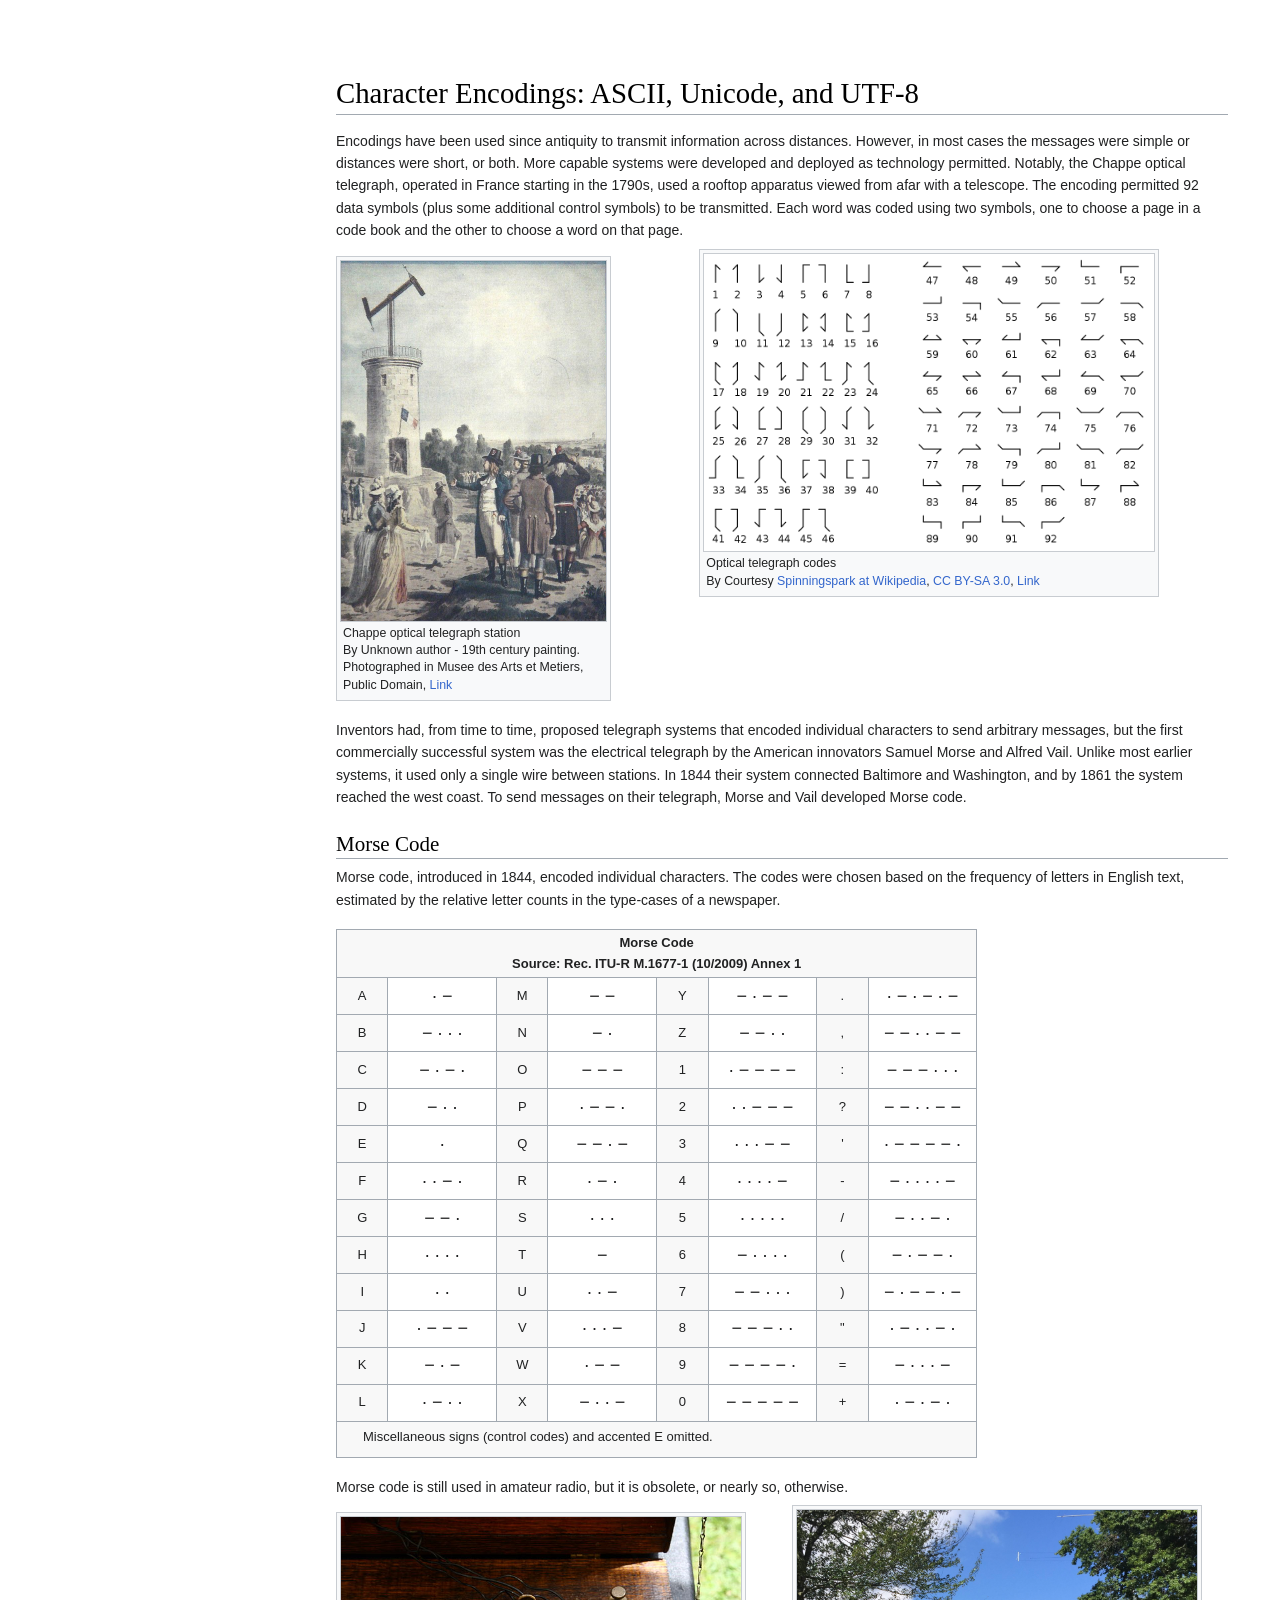
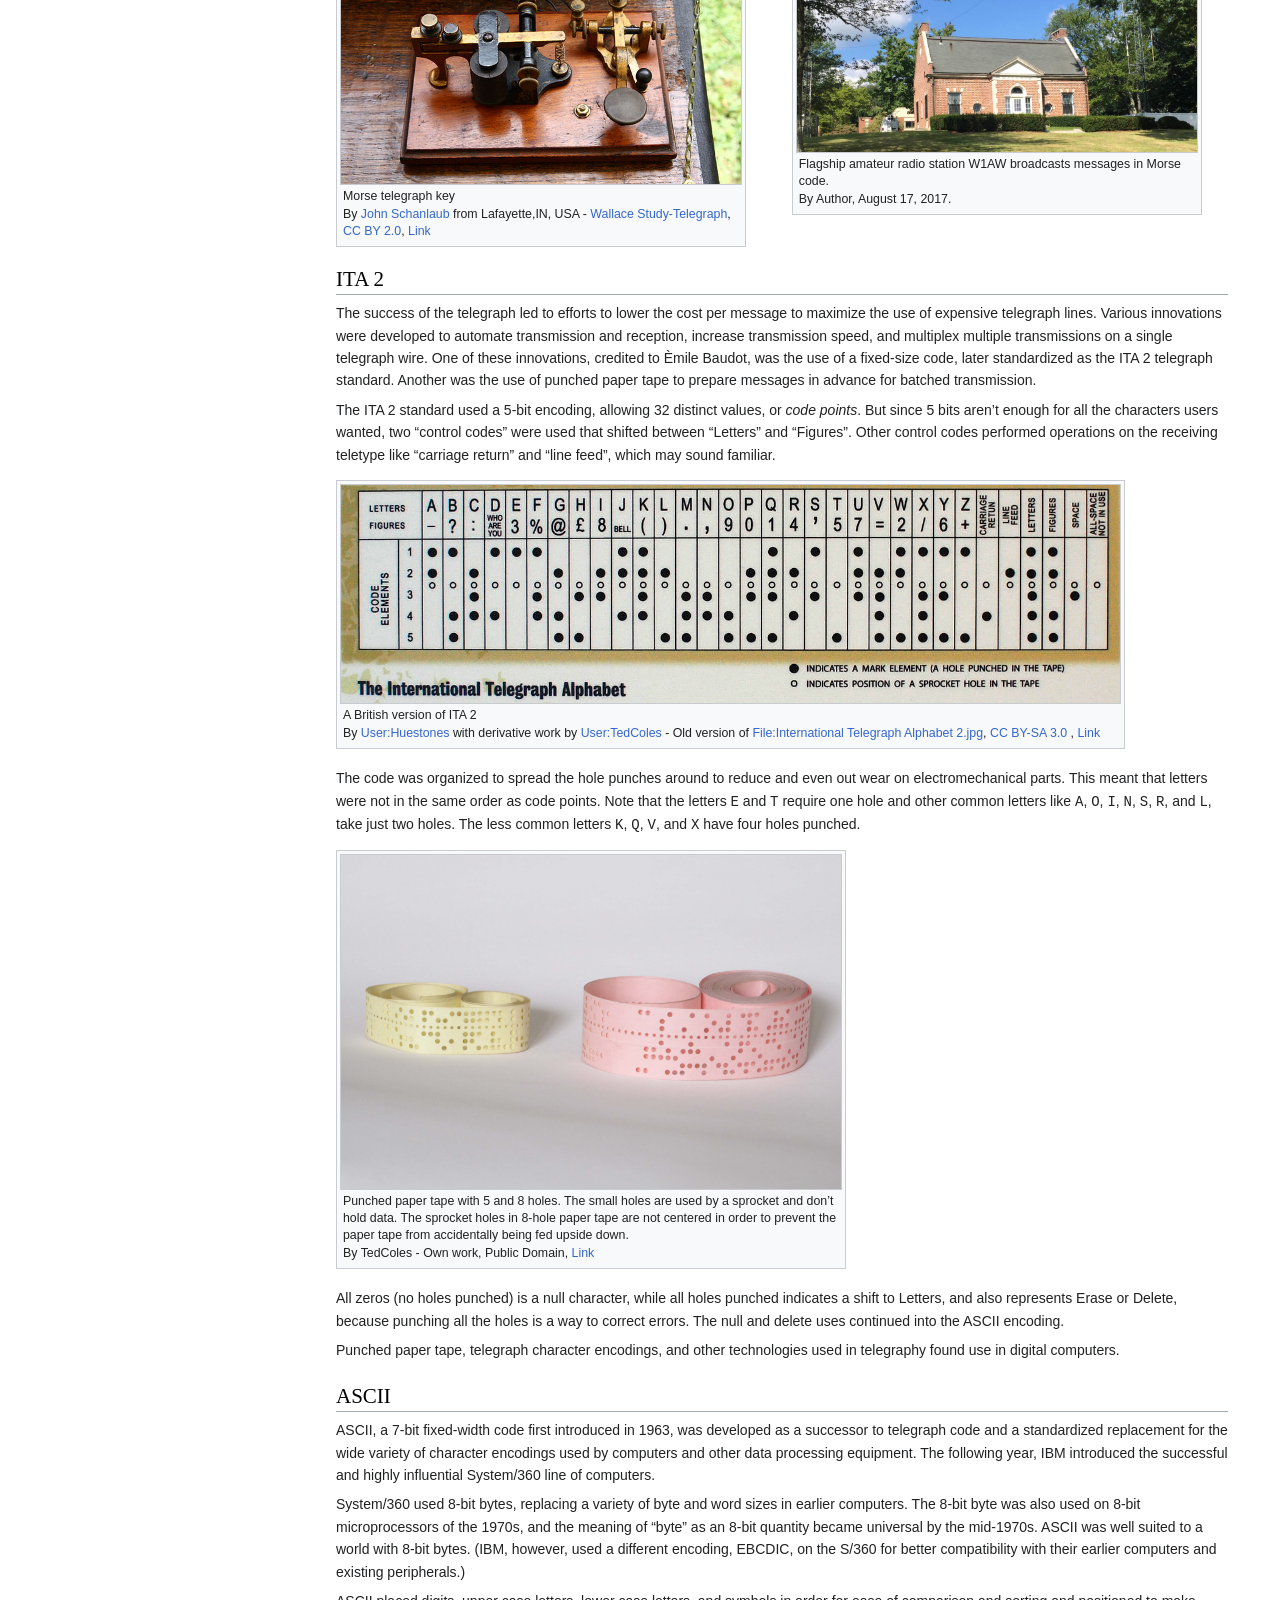
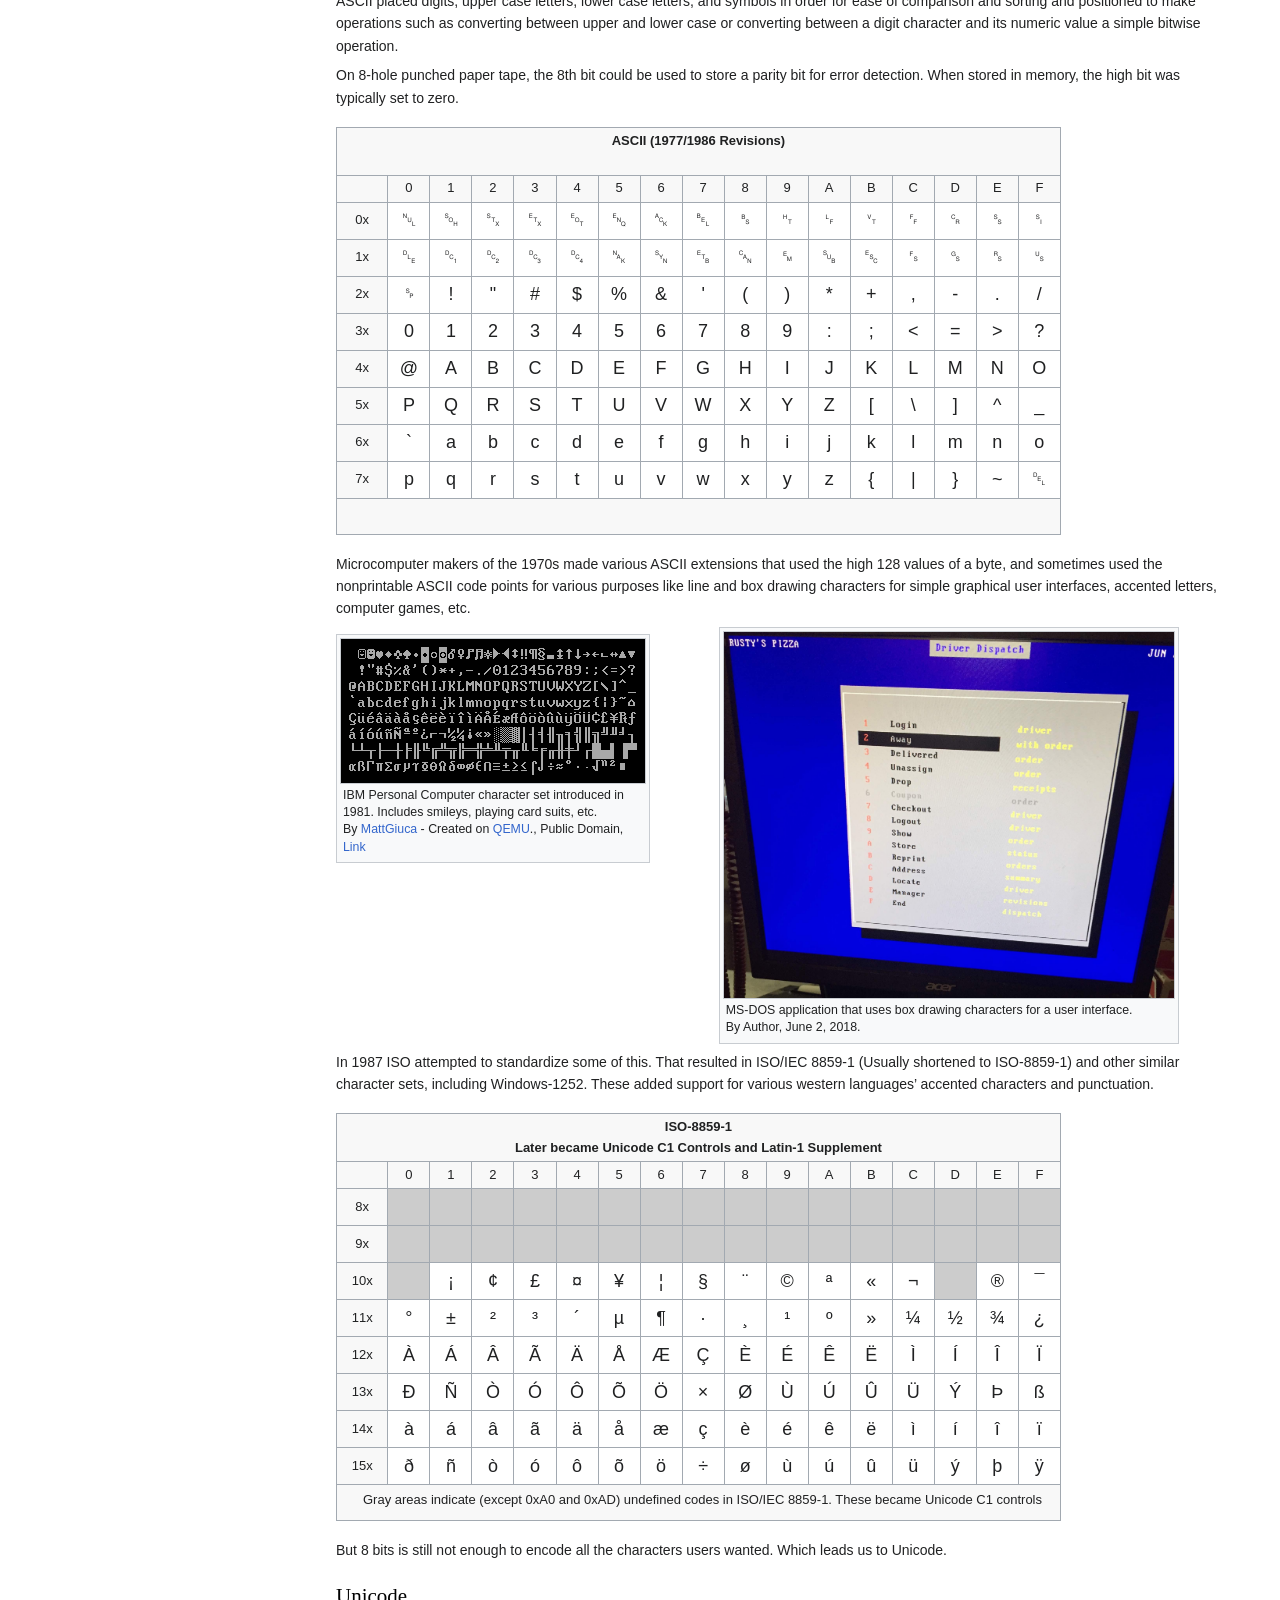
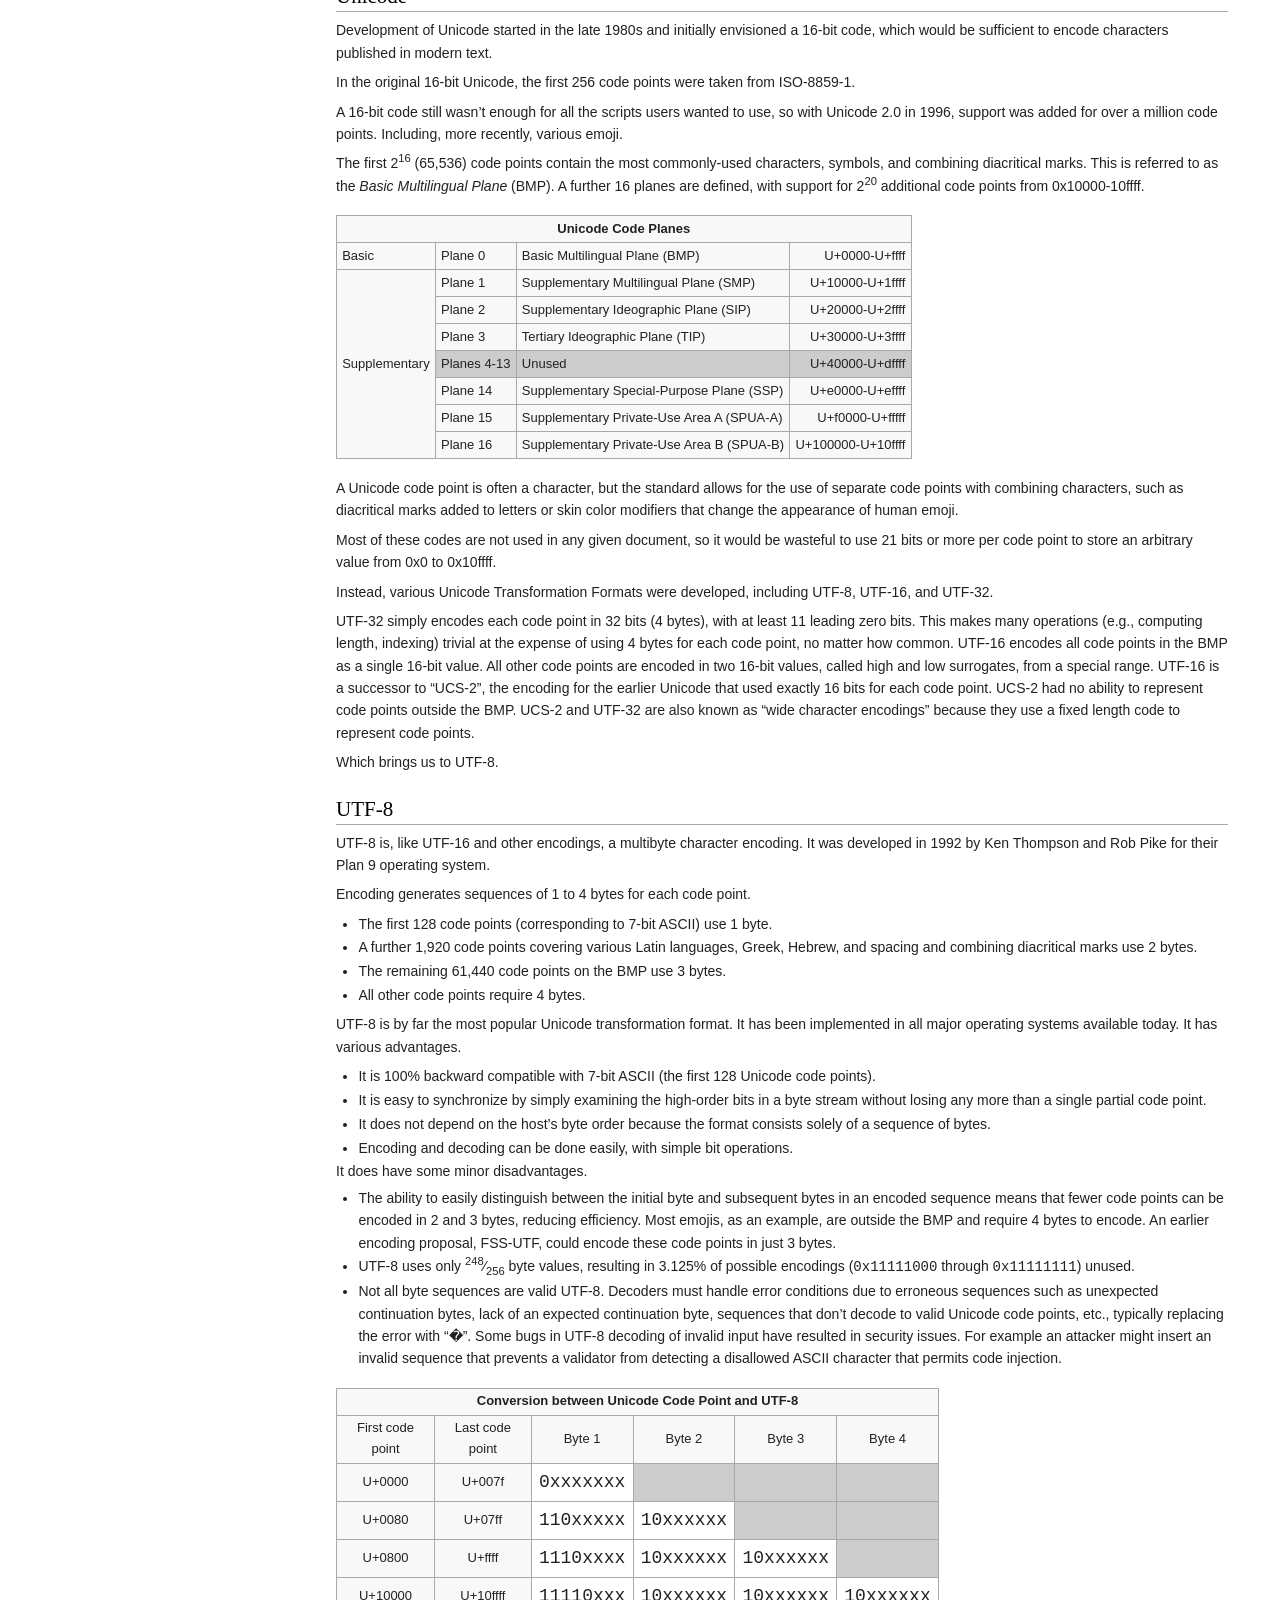
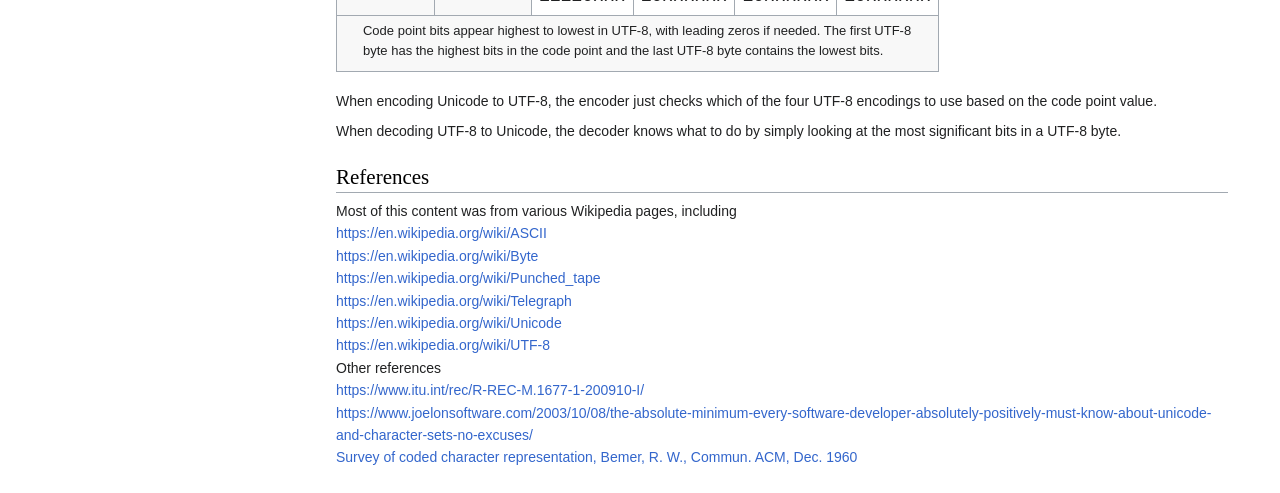
<file: index.html>
<!DOCTYPE html>
<html class="client-js vector-feature-language-in-header-enabled vector-feature-language-in-main-page-header-disabled vector-feature-sticky-header-disabled vector-feature-page-tools-pinned-disabled vector-feature-toc-pinned-enabled vector-feature-main-menu-pinned-disabled vector-feature-limited-width-enabled vector-feature-limited-width-content-enabled vector-feature-zebra-design-disabled vector-animations-ready ve-available" lang="en" dir="ltr">

<head>
  <meta http-equiv="Content-Type" content="text/html; charset=UTF-8">
  <title>Character Encodings: ASCII, Unicode, and UTF-8</title>
  <link rel="stylesheet"  href="char_table.css">
  <link rel="icon" href="favicon.ico" type="image/x-icon" />
  <link rel="shortcut icon" href="favicon.ico" type="image/x-icon" />
</head>

<body class="skin-vector skin-vector-search-vue mediawiki ltr sitedir-ltr mw-hide-empty-elt ns-0 ns-subject mw-editable page-Control_Pictures rootpage-Control_Pictures skin-vector-2022 action-view uls-dialog-sticky-hide vector-below-page-title">
  <div class="vector-header-container">
    <header class="vector-header mw-header">
      <!-- Page header stuff can go here, if any -->
    </header>
  </div>

  <div class="mw-page-container">
    <div class="mw-page-container-inner">
      <input type="checkbox" id="vector-toc-collapsed-checkbox" class="vector-menu-checkbox">
      <nav id="mw-panel-toc" role="navigation" aria-label="Contents"
        data-event-name="ui.sidebar-toc"
        class="mw-table-of-contents-container vector-toc-landmark vector-sticky-pinned-container">
        <div id="vector-toc-pinned-container" class="vector-pinned-container">
          <div id="vector-toc" class="vector-toc vector-pinnable-element">
            <div class="vector-pinnable-header vector-toc-pinnable-header vector-pinnable-header-pinned"
              data-feature-name="toc-pinned" data-pinnable-element-id="vector-toc">
              <h2 class="vector-pinnable-header-label">&nbsp;<!-- Contents --></h2>
                <!-- Add in-page links here?  -->
            </div>
          </div>
        </div>
      </nav>
      <div class="mw-content-container">
        <main id="content" class="mw-body" role="main">
          <header class="mw-body-header vector-page-titlebar">
            <h1 id="firstHeading" class="firstHeading mw-first-heading">
              <span class="mw-page-title-main">
                Character Encodings: ASCII, Unicode, and UTF-8
              </span>
            </h1>

          </header>

          <div id="bodyContent" class="vector-body ve-init-mw-desktopArticleTarget-targetContainer"
            aria-labelledby="firstHeading" data-mw-ve-target-container="">

            <div id="mw-content-text" class="mw-body-content mw-content-ltr"
              lang="en" dir="ltr"><div class="mw-parser-output">
              <p>
                Encodings have been used since antiquity to transmit information across distances. However,
                in most cases the messages were simple or distances were short, or both. More capable
                systems were developed and deployed as technology permitted. Notably, the Chappe
                optical telegraph, operated in France starting in the 1790s, used a rooftop apparatus
                viewed from afar with a telescope. The encoding permitted 92 data symbols (plus some
                additional control symbols) to be transmitted. Each word was coded using two symbols,
                one to choose a page in a code book and the other to choose a word on that page.
              </p>

              <figure class="mw-halign-left" typeof="mw:File/Frame">
                <a href="" class="mw-file-description">
                  <img src="530px-Chappe_semaphore.jpg" class="mw-file-element" width="265">
                </a>
                <figcaption>
                  Chappe optical telegraph station<br>
                  By Unknown author - 19th century painting. Photographed in Musee des Arts et Metiers, Public Domain,
                  <a href="https://commons.wikimedia.org/w/index.php?curid=4676438">Link</a>
                </figcaption>
              </figure>

              <figure class="mw-halign-center" typeof="mw:File/Frame">
                <a href="" class="mw-file-description">
                  <img src="1088px-Chappe_code_-_c._1809.svg.png" class="mw-file-element" width="450">
                </a>
                <figcaption>
                Optical telegraph codes<br>
                By Courtesy
                <a href="https://en.wikipedia.org/wiki/User:Spinningspark">
                Spinningspark at Wikipedia</a>,
                <a href="https://creativecommons.org/licenses/by-sa/3.0/" title="Creative Commons Attribution-ShareAlike 3.0">CC BY-SA 3.0</a>, <a href="https://en.wikipedia.org/w/index.php?curid=61856468">Link</a>
                </figcaption>
              </figure>


              <p style="clear:both">
                Inventors had, from time to time, proposed telegraph systems that
                encoded individual characters to send arbitrary messages, but the first commercially successful system
                was the electrical telegraph by the American innovators Samuel Morse and Alfred Vail.
                Unlike most earlier systems, it used only a single wire between stations. In 1844
                their system connected Baltimore and Washington, and by 1861 the system reached the
                west coast. To send messages on their telegraph, Morse and Vail developed Morse code.
              </p>

              <h2><span class="mw-headline">Morse Code</span></h2>
              <p>
                Morse code, introduced in 1844, encoded individual characters. The codes were chosen
                based on the frequency of letters in English text, estimated by the relative letter
                counts in the type-cases of a newspaper.
              </p>
              <table class="wikitable"
                style="border-collapse:collapse;background:#FFFFFF;font-size:large;text-align:center">
                <tbody>
                  <tr>
                    <td colspan="8" style="background:#F8F8F8;font-size:small">
                      <b>
                        <a class="mw-selflink selflink">Morse Code</a>
                      </b>
                      <br>
                        <a class="mw-selflink selflink">Source: Rec. ITU-R M.1677-1 (10/2009) Annex 1</a>
                    </td>
                  </tr>
                  <tr>
                    <td style="width:30pt;background:#F8F8F8;font-size:small;">A</td>
                    <td style="width:70pt;">&#x00B7;&nbsp;&#x2212;</td>
                    <td style="width:30pt;background:#F8F8F8;font-size:small;">M</td>
                    <td style="width:70pt;">&#x2212;&nbsp;&#x2212;</td>
                    <td style="width:30pt;background:#F8F8F8;font-size:small;">Y</td>
                    <td style="width:70pt;">&#x2212;&nbsp;&#x00B7;&nbsp;&#x2212;&nbsp;&#x2212;</td>
                    <td style="width:30pt;background:#F8F8F8;font-size:small;">.</td>
                    <td style="width:70pt;">&#x00B7;&nbsp;&#x2212;&nbsp;&#x00B7;&nbsp;&#x2212;&nbsp;&#x00B7;&nbsp;&#x2212;</td>
                  </tr>
                  <tr>
                    <td style="width:30pt;background:#F8F8F8;font-size:small;">B</td>
                    <td style="width:20pt;">&#x2212;&nbsp;&#x00B7;&nbsp;&#x00B7;&nbsp;&#x00B7;</td>
                    <td style="width:30pt;background:#F8F8F8;font-size:small;">N</td>
                    <td style="width:20pt;">&#x2212;&nbsp;&#x00B7;</td>
                    <td style="width:30pt;background:#F8F8F8;font-size:small;">Z</td>
                    <td style="width:20pt;">&#x2212;&nbsp;&#x2212;&nbsp;&#x00B7;&nbsp;&#x00B7;</td>
                    <td style="width:30pt;background:#F8F8F8;font-size:small;">,</td>
                    <td style="width:20pt;">&#x2212;&nbsp;&#x2212;&nbsp;&#x00B7;&nbsp;&#x00B7;&nbsp;&#x2212;&nbsp;&#x2212;</td>
                  </tr>
                  <tr>
                    <td style="width:30pt;background:#F8F8F8;font-size:small;">C</td>
                    <td style="width:20pt;">&#x2212;&nbsp;&#x00B7;&nbsp;&#x2212;&nbsp;&#x00B7;</td>
                    <td style="width:30pt;background:#F8F8F8;font-size:small;">O</td>
                    <td style="width:20pt;">&#x2212;&nbsp;&#x2212;&nbsp;&#x2212;</td>
                    <td style="width:30pt;background:#F8F8F8;font-size:small;">1</td>
                    <td style="width:20pt;">&#x00B7;&nbsp;&#x2212;&nbsp;&#x2212;&nbsp;&#x2212;&nbsp;&#x2212;</td>
                    <td style="width:30pt;background:#F8F8F8;font-size:small;">:</td>
                    <td style="width:20pt;">&#x2212;&nbsp;&#x2212;&nbsp;&#x2212;&nbsp;&#x00B7;&nbsp;&#x00B7;&nbsp;&#x00B7;</td>
                  </tr>
                  <tr>
                    <td style="width:30pt;background:#F8F8F8;font-size:small;">D</td>
                    <td style="width:20pt;">&#x2212;&nbsp;&#x00B7;&nbsp;&#x00B7;</td>
                    <td style="width:30pt;background:#F8F8F8;font-size:small;">P</td>
                    <td style="width:20pt;">&#x00B7;&nbsp;&#x2212;&nbsp;&#x2212;&nbsp;&#x00B7;</td>
                    <td style="width:30pt;background:#F8F8F8;font-size:small;">2</td>
                    <td style="width:20pt;">&#x00B7;&nbsp;&#x00B7;&nbsp;&#x2212;&nbsp;&#x2212;&nbsp;&#x2212;</td>
                    <td style="width:30pt;background:#F8F8F8;font-size:small;">?</td>
                    <td style="width:20pt;">&#x2212;&nbsp;&#x2212;&nbsp;&#x00B7;&nbsp;&#x00B7;&nbsp;&#x2212;&nbsp;&#x2212;</td>
                  </tr>
                  <tr>
                    <td style="width:30pt;background:#F8F8F8;font-size:small;">E</td>
                    <td style="width:20pt;">&#x00B7;</td>
                    <td style="width:30pt;background:#F8F8F8;font-size:small;">Q</td>
                    <td style="width:20pt;">&#x2212;&nbsp;&#x2212;&nbsp;&#x00B7;&nbsp;&#x2212;</td>
                    <td style="width:30pt;background:#F8F8F8;font-size:small;">3</td>
                    <td style="width:20pt;">&#x00B7;&nbsp;&#x00B7;&nbsp;&#x00B7;&nbsp;&#x2212;&nbsp;&#x2212;</td>
                    <td style="width:30pt;background:#F8F8F8;font-size:small;">'</td>
                    <td style="width:20pt;">&#x00B7;&nbsp;&#x2212;&nbsp;&#x2212;&nbsp;&#x2212;&nbsp;&#x2212;&nbsp;&#x00B7;</td>
                  </tr>
                  <tr>
                    <td style="width:30pt;background:#F8F8F8;font-size:small;">F</td>
                    <td style="width:20pt;">&#x00B7;&nbsp;&#x00B7;&nbsp;&#x2212;&nbsp;&#x00B7;</td>
                    <td style="width:30pt;background:#F8F8F8;font-size:small;">R</td>
                    <td style="width:20pt;">&#x00B7;&nbsp;&#x2212;&nbsp;&#x00B7;</td>
                    <td style="width:30pt;background:#F8F8F8;font-size:small;">4</td>
                    <td style="width:20pt;">&#x00B7;&nbsp;&#x00B7;&nbsp;&#x00B7;&nbsp;&#x00B7;&nbsp;&#x2212;</td>
                    <td style="width:30pt;background:#F8F8F8;font-size:small;">-</td>
                    <td style="width:20pt;">&#x2212;&nbsp;&#x00B7;&nbsp;&#x00B7;&nbsp;&#x00B7;&nbsp;&#x00B7;&nbsp;&#x2212;</td>
                  </tr>
                  <tr>
                    <td style="width:30pt;background:#F8F8F8;font-size:small;">G</td>
                    <td style="width:20pt;">&#x2212;&nbsp;&#x2212;&nbsp;&#x00B7;</td>
                    <td style="width:30pt;background:#F8F8F8;font-size:small;">S</td>
                    <td style="width:20pt;">&#x00B7;&nbsp;&#x00B7;&nbsp;&#x00B7;</td>
                    <td style="width:30pt;background:#F8F8F8;font-size:small;">5</td>
                    <td style="width:20pt;">&#x00B7;&nbsp;&#x00B7;&nbsp;&#x00B7;&nbsp;&#x00B7;&nbsp;&#x00B7;</td>
                    <td style="width:30pt;background:#F8F8F8;font-size:small;">/</td>
                    <td style="width:20pt;">&#x2212;&nbsp;&#x00B7;&nbsp;&#x00B7;&nbsp;&#x2212;&nbsp;&#x00B7;</td>
                  </tr>
                  <tr>
                    <td style="width:30pt;background:#F8F8F8;font-size:small;">H</td>
                    <td style="width:20pt;">&#x00B7;&nbsp;&#x00B7;&nbsp;&#x00B7;&nbsp;&#x00B7;</td>
                    <td style="width:30pt;background:#F8F8F8;font-size:small;">T</td>
                    <td style="width:20pt;">&#x2212;</td>
                    <td style="width:30pt;background:#F8F8F8;font-size:small;">6</td>
                    <td style="width:20pt;">&#x2212;&nbsp;&#x00B7;&nbsp;&#x00B7;&nbsp;&#x00B7;&nbsp;&#x00B7;</td>
                    <td style="width:30pt;background:#F8F8F8;font-size:small;">(</td>
                    <td style="width:20pt;">&#x2212;&nbsp;&#x00B7;&nbsp;&#x2212;&nbsp;&#x2212;&nbsp;&#x00B7;</td>
                  </tr>
                  <tr>
                    <td style="width:30pt;background:#F8F8F8;font-size:small;">I</td>
                    <td style="width:20pt;">&#x00B7;&nbsp;&#x00B7;</td>
                    <td style="width:30pt;background:#F8F8F8;font-size:small;">U</td>
                    <td style="width:20pt;">&#x00B7;&nbsp;&#x00B7;&nbsp;&#x2212;</td>
                    <td style="width:30pt;background:#F8F8F8;font-size:small;">7</td>
                    <td style="width:20pt;">&#x2212;&nbsp;&#x2212;&nbsp;&#x00B7;&nbsp;&#x00B7;&nbsp;&#x00B7;</td>
                    <td style="width:30pt;background:#F8F8F8;font-size:small;">)</td>
                    <td style="width:20pt;">&#x2212;&nbsp;&#x00B7;&nbsp;&#x2212;&nbsp;&#x2212;&nbsp;&#x00B7;&nbsp;&#x2212;</td>
                  </tr>
                  <tr>
                    <td style="width:30pt;background:#F8F8F8;font-size:small;">J</td>
                    <td style="width:20pt;">&#x00B7;&nbsp;&#x2212;&nbsp;&#x2212;&nbsp;&#x2212;</td>
                    <td style="width:30pt;background:#F8F8F8;font-size:small;">V</td>
                    <td style="width:20pt;">&#x00B7;&nbsp;&#x00B7;&nbsp;&#x00B7;&nbsp;&#x2212;</td>
                    <td style="width:30pt;background:#F8F8F8;font-size:small;">8</td>
                    <td style="width:20pt;">&#x2212;&nbsp;&#x2212;&nbsp;&#x2212;&nbsp;&#x00B7;&nbsp;&#x00B7;</td>
                    <td style="width:30pt;background:#F8F8F8;font-size:small;">"</td>
                    <td style="width:20pt;">&#x00B7;&nbsp;&#x2212;&nbsp;&#x00B7;&nbsp;&#x00B7;&nbsp;&#x2212;&nbsp;&#x00B7;</td>
                  </tr>
                  <tr>
                    <td style="width:30pt;background:#F8F8F8;font-size:small;">K</td>
                    <td style="width:20pt;">&#x2212;&nbsp;&#x00B7;&nbsp;&#x2212;</td>
                    <td style="width:30pt;background:#F8F8F8;font-size:small;">W</td>
                    <td style="width:20pt;">&#x00B7;&nbsp;&#x2212;&nbsp;&#x2212;</td>
                    <td style="width:30pt;background:#F8F8F8;font-size:small;">9</td>
                    <td style="width:20pt;">&#x2212;&nbsp;&#x2212;&nbsp;&#x2212;&nbsp;&#x2212;&nbsp;&#x00B7;</td>
                    <td style="width:30pt;background:#F8F8F8;font-size:small;">=</td>
                    <td style="width:20pt;">&#x2212;&nbsp;&#x00B7;&nbsp;&#x00B7;&nbsp;&#x00B7;&nbsp;&#x2212;</td>
                  </tr>
                  <tr>
                    <td style="width:30pt;background:#F8F8F8;font-size:small;">L</td>
                    <td style="width:20pt;">&#x00B7;&nbsp;&#x2212;&nbsp;&#x00B7;&nbsp;&#x00B7;</td>
                    <td style="width:30pt;background:#F8F8F8;font-size:small;">X</td>
                    <td style="width:20pt;">&#x2212;&nbsp;&#x00B7;&nbsp;&#x00B7;&nbsp;&#x2212;</td>
                    <td style="width:30pt;background:#F8F8F8;font-size:small;">0</td>
                    <td style="width:20pt;">&#x2212;&nbsp;&#x2212;&nbsp;&#x2212;&nbsp;&#x2212;&nbsp;&#x2212;</td>
                    <td style="width:30pt;background:#F8F8F8;font-size:small;">+</td>
                    <td style="width:20pt;">&#x00B7;&nbsp;&#x2212;&nbsp;&#x00B7;&nbsp;&#x2212;&nbsp;&#x00B7;</td>
                  </tr>

                  <tr>
                    <td colspan="8" style="background:#F8F8F8;font-size:small;text-align:left">
                      <dl>
                        <dd>Miscellaneous signs (control codes) and accented E omitted.</dd>
                      </dl>
                    </td>
                  </tr>

                </tbody>
              </table>

              <p style="clear:both">
                Morse code is still used in amateur radio, but it is obsolete, or nearly so, otherwise.
              </p>

              <figure class="mw-halign-left" typeof="mw:File/Frame">
                <a href="" class="mw-file-description">
                  <img src="640px-Wallace_Study-Telegraph.jpg" class="mw-file-element" width="400">
                </a>
                <figcaption>
                  Morse telegraph key<br>
                  By <a rel="nofollow" href="https://www.flickr.com/people/32011723@N03">John Schanlaub</a> from Lafayette,IN, USA - <a rel="nofollow" href="https://www.flickr.com/photos/32011723@N03/3714711371/">Wallace Study-Telegraph</a>, <a href="https://creativecommons.org/licenses/by/2.0" title="Creative Commons Attribution 2.0">CC BY 2.0</a>, <a href="https://commons.wikimedia.org/w/index.php?curid=8979307">Link</a>
                </figcaption>
              </figure>

              <figure class="mw-halign-center" typeof="mw:File/Frame">
                <a href="" class="mw-file-description">
                  <img src="W1AW.JPG" class="mw-file-element" width="400">
                </a>
                <figcaption>
                  Flagship amateur radio station W1AW broadcasts messages in Morse code.<br>
                  By Author, August 17, 2017.
                </figcaption>
              </figure>

              <h2 style="clear:both;"><span class="mw-headline">ITA 2</span></h2>

              <p style="clear:both">
                The success of the telegraph led to efforts to lower the cost per message
                to maximize the use of expensive telegraph lines. Various innovations were
                developed to automate transmission and reception, increase transmission
                speed, and multiplex multiple transmissions on a single telegraph wire.
                One of these innovations, credited to &Egrave;mile Baudot, was the use of a
                fixed-size code, later standardized as the ITA 2 telegraph standard.
                Another was the use of punched paper tape to prepare messages in advance
                for batched transmission.
              </p>

              <p>
                The ITA 2 standard used a 5-bit encoding, allowing 32 distinct values, or <i>code points</i>.
                But since 5 bits aren&rsquo;t enough for all the characters users wanted, two &ldquo;control
                codes&rdquo; were used that shifted between &ldquo;Letters&rdquo; and &ldquo;Figures&rdquo;.
                Other control codes performed operations on the receiving teletype like &ldquo;carriage
                return&rdquo; and &ldquo;line feed&rdquo;, which may sound familiar.
              </p>

              <figure class="mw-halign-left" typeof="mw:File/Frame">
                <a href="" class="mw-file-description">
                  <img src="International_Telegraph_Alphabet_2_brightened.jpg" class="mw-file-element" width="779">
                </a>
                <figcaption>
                  A British version of ITA 2<br>
                  By <a href="//commons.wikimedia.org/w/index.php?title=User:Huestones&amp;action=edit&amp"
                  title="User:Huestones (page does not exist)">User:Huestones</a>
                  with derivative work by
                  <a href="//commons.wikimedia.org/wiki/User:TedColes" title="User:TedColes">User:TedColes</a>
                  - Old version of
                  <a href="//commons.wikimedia.org/wiki/File:International_Telegraph_Alphabet_2.jpg"
                  title="File:International Telegraph Alphabet 2.jpg">File:International Telegraph Alphabet 2.jpg</a>,
                  <a href="https://creativecommons.org/licenses/by-sa/3.0" title="Creative Commons Attribution-Share Alike 3.0">
                  CC BY-SA 3.0
                  </a>,
                  <a href="https://commons.wikimedia.org/w/index.php?curid=82195717">Link</a>
                </figcaption>
              </figure>

              <p style="clear:both">
                The code was organized to spread the hole punches around to reduce and even out wear on
                electromechanical parts. This meant that letters were not in the same order as code points.
                Note that the letters <tt>E</tt> and <tt>T</tt> require one hole and other common
                letters like <tt>A</tt>, <tt>O</tt>, <tt>I</tt>, <tt>N</tt>, <tt>S</tt>, <tt>R</tt>,
                and <tt>L</tt>,  take just two holes. The less common letters <tt>K</tt>, <tt>Q</tt>,
                <tt>V</tt>, and <tt>X</tt> have four holes punched.
              </p>

              <figure class="mw-halign-left" typeof="mw:File/Frame">
                <a href="" class="mw-file-description">
                  <img src="PaperTapes-5and8Hole.jpg" class="mw-file-element" width="500">
                </a>
                <figcaption>
                  Punched paper tape with 5 and 8 holes. The small holes are used by a sprocket and
                  don&rsquo;t hold data. The sprocket holes in 8-hole paper tape are not centered in order to
                  prevent the paper tape from accidentally being fed upside down.<br>
                  By TedColes - <span class="int-own-work" lang="en">Own work</span>, Public Domain, <a href="https://commons.wikimedia.org/w/index.php?curid=11736857">Link</a>
                </figcaption>
              </figure>

              <p style="clear:both">
                All zeros (no holes punched) is a null character, while all holes punched indicates a
                shift to Letters, and also represents Erase or Delete, because punching all the holes
                is a way to correct errors. The null and delete uses continued into the ASCII encoding.
              </p>
              <p>
                Punched paper tape, telegraph character encodings, and other technologies used
                in telegraphy found use in digital computers.
              </p>

              <h2><span class="mw-headline">ASCII</span></h2>

              <p>
                ASCII, a 7-bit fixed-width code first introduced in 1963, was developed as a successor
                to telegraph code and a standardized replacement for the wide variety of character
                encodings used by computers and other data processing equipment.
                The following year, IBM introduced the successful and highly influential System/360
                line of computers.
              </p>
              <p>
                System/360 used 8-bit bytes, replacing a variety of byte and word sizes in earlier
                computers. The 8-bit byte was also used on 8-bit microprocessors of the 1970s, and
                the meaning of &ldquo;byte&rdquo; as an 8-bit quantity became universal by the mid-1970s.
                ASCII was well suited to a world with 8-bit bytes. (IBM, however, used a different
                encoding, EBCDIC, on the S/360 for better compatibility with their earlier computers
                and existing peripherals.)
              </p>
              <p>
                ASCII placed digits, upper case letters, lower case letters, and symbols in
                order for ease of comparison and sorting and positioned to make
                operations such as converting between upper and lower case or converting
                between a digit character and its numeric value a simple bitwise operation.
              </p>
              <p>
                On 8-hole punched paper tape, the 8th bit could be used to store a parity bit for
                error detection. When stored in memory, the high bit was typically set to zero.
              </p>

              <table class="wikitable"
                style="border-collapse:collapse;background:#FFFFFF;font-size:large;text-align:center">
                <tbody>
                  <tr>
                    <td colspan="17" style="background:#F8F8F8;font-size:small">
                      <b>
                        <a class="mw-selflink selflink">ASCII (1977/1986 Revisions)</a>
                      </b>
                      <br>
                        <a class="mw-selflink selflink">&nbsp;</a>
                    </td>
                  </tr>

                  <tr style="background:#F8F8F8;font-size:small;">
                    <td style="width:30pt;"></td>
                    <td style="width:20pt;">0</td>
                    <td style="width:20pt;">1</td>
                    <td style="width:20pt;">2</td>
                    <td style="width:20pt;">3</td>
                    <td style="width:20pt;">4</td>
                    <td style="width:20pt;">5</td>
                    <td style="width:20pt;">6</td>
                    <td style="width:20pt;">7</td>
                    <td style="width:20pt;">8</td>
                    <td style="width:20pt;">9</td>
                    <td style="width:20pt;">A</td>
                    <td style="width:20pt;">B</td>
                    <td style="width:20pt;">C</td>
                    <td style="width:20pt;">D</td>
                    <td style="width:20pt;">E</td>
                    <td style="width:20pt;">F</td>
                  </tr>
                  <tr>
                    <td style="width:30pt;background:#F8F8F8;font-size:small;">0x</td>
                    <td style="width:20pt;">&#x2400;</td>
                    <td style="width:20pt;">&#x2401;</td>
                    <td style="width:20pt;">&#x2402;</td>
                    <td style="width:20pt;">&#x2403;</td>
                    <td style="width:20pt;">&#x2404;</td>
                    <td style="width:20pt;">&#x2405;</td>
                    <td style="width:20pt;">&#x2406;</td>
                    <td style="width:20pt;">&#x2407;</td>
                    <td style="width:20pt;">&#x2408;</td>
                    <td style="width:20pt;">&#x2409;</td>
                    <td style="width:20pt;">&#x240a;</td>
                    <td style="width:20pt;">&#x240b;</td>
                    <td style="width:20pt;">&#x240c;</td>
                    <td style="width:20pt;">&#x240d;</td>
                    <td style="width:20pt;">&#x240e;</td>
                    <td style="width:20pt;">&#x240f;</td>
                  </tr>
                  <tr>
                    <td style="width:30pt;background:#F8F8F8;font-size:small;">1x</td>
                    <td style="width:20pt;">&#x2410;</td>
                    <td style="width:20pt;">&#x2411;</td>
                    <td style="width:20pt;">&#x2412;</td>
                    <td style="width:20pt;">&#x2413;</td>
                    <td style="width:20pt;">&#x2414;</td>
                    <td style="width:20pt;">&#x2415;</td>
                    <td style="width:20pt;">&#x2416;</td>
                    <td style="width:20pt;">&#x2417;</td>
                    <td style="width:20pt;">&#x2418;</td>
                    <td style="width:20pt;">&#x2419;</td>
                    <td style="width:20pt;">&#x241a;</td>
                    <td style="width:20pt;">&#x241b;</td>
                    <td style="width:20pt;">&#x241c;</td>
                    <td style="width:20pt;">&#x241d;</td>
                    <td style="width:20pt;">&#x241e;</td>
                    <td style="width:20pt;">&#x241f;</td>
                  </tr>
                  <tr>
                    <td style="width:30pt;background:#F8F8F8;font-size:small;">2x</td>
                    <td style="width:20pt;">&#x2420;</td>
                    <td style="width:20pt;">&#x21;</td>
                    <td style="width:20pt;">&#x22;</td>
                    <td style="width:20pt;">&#x23;</td>
                    <td style="width:20pt;">&#x24;</td>
                    <td style="width:20pt;">&#x25;</td>
                    <td style="width:20pt;">&#x26;</td>
                    <td style="width:20pt;">&#x27;</td>
                    <td style="width:20pt;">&#x28;</td>
                    <td style="width:20pt;">&#x29;</td>
                    <td style="width:20pt;">&#x2a;</td>
                    <td style="width:20pt;">&#x2b;</td>
                    <td style="width:20pt;">&#x2c;</td>
                    <td style="width:20pt;">&#x2d;</td>
                    <td style="width:20pt;">&#x2e;</td>
                    <td style="width:20pt;">&#x2f;</td>
                  </tr>
                  <tr>
                    <td style="width:30pt;background:#F8F8F8;font-size:small;">3x</td>
                    <td style="width:20pt;">&#x30;</td>
                    <td style="width:20pt;">&#x31;</td>
                    <td style="width:20pt;">&#x32;</td>
                    <td style="width:20pt;">&#x33;</td>
                    <td style="width:20pt;">&#x34;</td>
                    <td style="width:20pt;">&#x35;</td>
                    <td style="width:20pt;">&#x36;</td>
                    <td style="width:20pt;">&#x37;</td>
                    <td style="width:20pt;">&#x38;</td>
                    <td style="width:20pt;">&#x39;</td>
                    <td style="width:20pt;">&#x3a;</td>
                    <td style="width:20pt;">&#x3b;</td>
                    <td style="width:20pt;">&#x3c;</td>
                    <td style="width:20pt;">&#x3d;</td>
                    <td style="width:20pt;">&#x3e;</td>
                    <td style="width:20pt;">&#x3f;</td>
                  </tr>
                  <tr>
                    <td style="width:30pt;background:#F8F8F8;font-size:small;">4x</td>
                    <td style="width:20pt;">&#x40;</td>
                    <td style="width:20pt;">&#x41;</td>
                    <td style="width:20pt;">&#x42;</td>
                    <td style="width:20pt;">&#x43;</td>
                    <td style="width:20pt;">&#x44;</td>
                    <td style="width:20pt;">&#x45;</td>
                    <td style="width:20pt;">&#x46;</td>
                    <td style="width:20pt;">&#x47;</td>
                    <td style="width:20pt;">&#x48;</td>
                    <td style="width:20pt;">&#x49;</td>
                    <td style="width:20pt;">&#x4a;</td>
                    <td style="width:20pt;">&#x4b;</td>
                    <td style="width:20pt;">&#x4c;</td>
                    <td style="width:20pt;">&#x4d;</td>
                    <td style="width:20pt;">&#x4e;</td>
                    <td style="width:20pt;">&#x4f;</td>
                  </tr>
                  <tr>
                    <td style="width:30pt;background:#F8F8F8;font-size:small;">5x</td>
                    <td style="width:20pt;">&#x50;</td>
                    <td style="width:20pt;">&#x51;</td>
                    <td style="width:20pt;">&#x52;</td>
                    <td style="width:20pt;">&#x53;</td>
                    <td style="width:20pt;">&#x54;</td>
                    <td style="width:20pt;">&#x55;</td>
                    <td style="width:20pt;">&#x56;</td>
                    <td style="width:20pt;">&#x57;</td>
                    <td style="width:20pt;">&#x58;</td>
                    <td style="width:20pt;">&#x59;</td>
                    <td style="width:20pt;">&#x5a;</td>
                    <td style="width:20pt;">&#x5b;</td>
                    <td style="width:20pt;">&#x5c;</td>
                    <td style="width:20pt;">&#x5d;</td>
                    <td style="width:20pt;">&#x5e;</td>
                    <td style="width:20pt;">&#x5f;</td>
                  </tr>
                  <tr>
                    <td style="width:30pt;background:#F8F8F8;font-size:small;">6x</td>
                    <td style="width:20pt;">&#x60;</td>
                    <td style="width:20pt;">&#x61;</td>
                    <td style="width:20pt;">&#x62;</td>
                    <td style="width:20pt;">&#x63;</td>
                    <td style="width:20pt;">&#x64;</td>
                    <td style="width:20pt;">&#x65;</td>
                    <td style="width:20pt;">&#x66;</td>
                    <td style="width:20pt;">&#x67;</td>
                    <td style="width:20pt;">&#x68;</td>
                    <td style="width:20pt;">&#x69;</td>
                    <td style="width:20pt;">&#x6a;</td>
                    <td style="width:20pt;">&#x6b;</td>
                    <td style="width:20pt;">&#x6c;</td>
                    <td style="width:20pt;">&#x6d;</td>
                    <td style="width:20pt;">&#x6e;</td>
                    <td style="width:20pt;">&#x6f;</td>
                  </tr>
                  <tr>
                    <td style="width:30pt;background:#F8F8F8;font-size:small;">7x</td>
                    <td style="width:20pt;">&#x70;</td>
                    <td style="width:20pt;">&#x71;</td>
                    <td style="width:20pt;">&#x72;</td>
                    <td style="width:20pt;">&#x73;</td>
                    <td style="width:20pt;">&#x74;</td>
                    <td style="width:20pt;">&#x75;</td>
                    <td style="width:20pt;">&#x76;</td>
                    <td style="width:20pt;">&#x77;</td>
                    <td style="width:20pt;">&#x78;</td>
                    <td style="width:20pt;">&#x79;</td>
                    <td style="width:20pt;">&#x7a;</td>
                    <td style="width:20pt;">&#x7b;</td>
                    <td style="width:20pt;">&#x7c;</td>
                    <td style="width:20pt;">&#x7d;</td>
                    <td style="width:20pt;">&#x7e;</td>
                    <td style="width:20pt;">&#x2421;</td>
                  </tr>


                  <tr>
                    <td colspan="17" style="background:#F8F8F8;font-size:small;text-align:left">
                      <dl>
                        <dd>&nbsp;</dd>
                      </dl>
                    </td>
                  </tr>
                </tbody>
              </table>

              <p>
                Microcomputer makers of the 1970s made various ASCII extensions that used the high 128 values
                of a byte, and sometimes used the nonprintable ASCII code points for various purposes like
                line and box drawing characters for simple graphical user interfaces, accented letters,
                computer games, etc.
              </p>

              <figure class="mw-halign-left" typeof="mw:File/Frame">
                <a href="" class="mw-file-description">
                  <img src="Codepage-437.png" class="mw-file-element" width="304">
                </a>
                <figcaption>
                  IBM Personal Computer character set introduced in 1981. Includes smileys, playing card suits, etc.<br>
                  By <a href="https://en.wikipedia.org/wiki/User:MattGiuca" class="extiw" title="en:User:MattGiuca">MattGiuca</a>
                  - Created on <a href="https://en.wikipedia.org/wiki/QEMU" class="extiw" title="w:QEMU">QEMU</a>.,
                  Public Domain, <a href="https://commons.wikimedia.org/w/index.php?curid=10573855">Link</a>
                </figcaption>
              </figure>

              <figure class="mw-halign-center" typeof="mw:File/Frame">
                <a href="" class="mw-file-description">
                  <img src="msdos-char-graphics-1.jpg" class="mw-file-element" width="450">
                </a>
                <figcaption>
                  MS-DOS application that uses box drawing characters for
                  a user interface.<br>
                  By Author, June 2, 2018.
                </figcaption>
              </figure>

              <p style="clear:both">
                In 1987 ISO attempted to standardize some of this. That resulted in ISO/IEC 8859-1 (Usually shortened
                to ISO-8859-1) and other similar character sets, including Windows-1252. These added support for
                various western languages&rsquo; accented characters and punctuation.
              </p>

              <table class="wikitable"
                style="border-collapse:collapse;background:#FFFFFF;font-size:large;text-align:center">
                <tbody>
                  <tr>
                    <td colspan="17" style="background:#F8F8F8;font-size:small">
                      <b>
                        <a class="mw-selflink selflink">ISO-8859-1</a>
                      </b>
                      <br>
                        <a class="mw-selflink selflink">Later became Unicode C1 Controls and Latin-1 Supplement</a>
                    </td>
                  </tr>

                  <tr style="background:#F8F8F8;font-size:small;">
                    <td style="width:30pt;"></td>
                    <td style="width:20pt;">0</td>
                    <td style="width:20pt;">1</td>
                    <td style="width:20pt;">2</td>
                    <td style="width:20pt;">3</td>
                    <td style="width:20pt;">4</td>
                    <td style="width:20pt;">5</td>
                    <td style="width:20pt;">6</td>
                    <td style="width:20pt;">7</td>
                    <td style="width:20pt;">8</td>
                    <td style="width:20pt;">9</td>
                    <td style="width:20pt;">A</td>
                    <td style="width:20pt;">B</td>
                    <td style="width:20pt;">C</td>
                    <td style="width:20pt;">D</td>
                    <td style="width:20pt;">E</td>
                    <td style="width:20pt;">F</td>
                  </tr>


                  <tr>
                    <td style="width:30pt;background:#F8F8F8;font-size:small;">8x</td>
                   <td title="Reserved" style="background-color:#CCCCCC;">&nbsp;</td>
                   <td title="Reserved" style="background-color:#CCCCCC;"></td>
                   <td title="Reserved" style="background-color:#CCCCCC;"></td>
                   <td title="Reserved" style="background-color:#CCCCCC;"></td>
                   <td title="Reserved" style="background-color:#CCCCCC;"></td>
                   <td title="Reserved" style="background-color:#CCCCCC;"></td>
                   <td title="Reserved" style="background-color:#CCCCCC;"></td>
                   <td title="Reserved" style="background-color:#CCCCCC;"></td>
                   <td title="Reserved" style="background-color:#CCCCCC;"></td>
                   <td title="Reserved" style="background-color:#CCCCCC;"></td>
                   <td title="Reserved" style="background-color:#CCCCCC;"></td>
                   <td title="Reserved" style="background-color:#CCCCCC;"></td>
                   <td title="Reserved" style="background-color:#CCCCCC;"></td>
                   <td title="Reserved" style="background-color:#CCCCCC;"></td>
                   <td title="Reserved" style="background-color:#CCCCCC;"></td>
                   <td title="Reserved" style="background-color:#CCCCCC;"></td>
                  </tr>
                  <tr>
                  <td style="width:30pt;background:#F8F8F8;font-size:small;">9x</td>
                   <td title="Reserved" style="background-color:#CCCCCC;">&nbsp;</td>
                   <td title="Reserved" style="background-color:#CCCCCC;"></td>
                   <td title="Reserved" style="background-color:#CCCCCC;"></td>
                   <td title="Reserved" style="background-color:#CCCCCC;"></td>
                   <td title="Reserved" style="background-color:#CCCCCC;"></td>
                   <td title="Reserved" style="background-color:#CCCCCC;"></td>
                   <td title="Reserved" style="background-color:#CCCCCC;"></td>
                   <td title="Reserved" style="background-color:#CCCCCC;"></td>
                   <td title="Reserved" style="background-color:#CCCCCC;"></td>
                   <td title="Reserved" style="background-color:#CCCCCC;"></td>
                   <td title="Reserved" style="background-color:#CCCCCC;"></td>
                   <td title="Reserved" style="background-color:#CCCCCC;"></td>
                   <td title="Reserved" style="background-color:#CCCCCC;"></td>
                   <td title="Reserved" style="background-color:#CCCCCC;"></td>
                   <td title="Reserved" style="background-color:#CCCCCC;"></td>
                   <td title="Reserved" style="background-color:#CCCCCC;"></td>
                  </tr>
                  <tr>
                    <td style="width:30pt;background:#F8F8F8;font-size:small;">10x</td>
                   <td title="Reserved" style="background-color:#CCCCCC;"></td>
                    <td style="width:20pt;">&#xa1;</td>
                    <td style="width:20pt;">&#xa2;</td>
                    <td style="width:20pt;">&#xa3;</td>
                    <td style="width:20pt;">&#xa4;</td>
                    <td style="width:20pt;">&#xa5;</td>
                    <td style="width:20pt;">&#xa6;</td>
                    <td style="width:20pt;">&#xa7;</td>
                    <td style="width:20pt;">&#xa8;</td>
                    <td style="width:20pt;">&#xa9;</td>
                    <td style="width:20pt;">&#xaa;</td>
                    <td style="width:20pt;">&#xab;</td>
                    <td style="width:20pt;">&#xac;</td>
                   <td title="Reserved" style="background-color:#CCCCCC;"></td>
                    <td style="width:20pt;">&#xae;</td>
                    <td style="width:20pt;">&#xaf;</td>
                  </tr>                  <tr>
                    <td style="width:30pt;background:#F8F8F8;font-size:small;">11x</td>
                    <td style="width:20pt;">&#xb0;</td>
                    <td style="width:20pt;">&#xb1;</td>
                    <td style="width:20pt;">&#xb2;</td>
                    <td style="width:20pt;">&#xb3;</td>
                    <td style="width:20pt;">&#xb4;</td>
                    <td style="width:20pt;">&#xb5;</td>
                    <td style="width:20pt;">&#xb6;</td>
                    <td style="width:20pt;">&#xb7;</td>
                    <td style="width:20pt;">&#xb8;</td>
                    <td style="width:20pt;">&#xb9;</td>
                    <td style="width:20pt;">&#xba;</td>
                    <td style="width:20pt;">&#xbb;</td>
                    <td style="width:20pt;">&#xbc;</td>
                    <td style="width:20pt;">&#xbd;</td>
                    <td style="width:20pt;">&#xbe;</td>
                    <td style="width:20pt;">&#xbf;</td>
                  </tr>
                  <tr>
                    <td style="width:30pt;background:#F8F8F8;font-size:small;">12x</td>
                    <td style="width:20pt;">&#xc0;</td>
                    <td style="width:20pt;">&#xc1;</td>
                    <td style="width:20pt;">&#xc2;</td>
                    <td style="width:20pt;">&#xc3;</td>
                    <td style="width:20pt;">&#xc4;</td>
                    <td style="width:20pt;">&#xc5;</td>
                    <td style="width:20pt;">&#xc6;</td>
                    <td style="width:20pt;">&#xc7;</td>
                    <td style="width:20pt;">&#xc8;</td>
                    <td style="width:20pt;">&#xc9;</td>
                    <td style="width:20pt;">&#xca;</td>
                    <td style="width:20pt;">&#xcb;</td>
                    <td style="width:20pt;">&#xcc;</td>
                    <td style="width:20pt;">&#xcd;</td>
                    <td style="width:20pt;">&#xce;</td>
                    <td style="width:20pt;">&#xcf;</td>
                  </tr>
                  <tr>
                    <td style="width:30pt;background:#F8F8F8;font-size:small;">13x</td>
                    <td style="width:20pt;">&#xd0;</td>
                    <td style="width:20pt;">&#xd1;</td>
                    <td style="width:20pt;">&#xd2;</td>
                    <td style="width:20pt;">&#xd3;</td>
                    <td style="width:20pt;">&#xd4;</td>
                    <td style="width:20pt;">&#xd5;</td>
                    <td style="width:20pt;">&#xd6;</td>
                    <td style="width:20pt;">&#xd7;</td>
                    <td style="width:20pt;">&#xd8;</td>
                    <td style="width:20pt;">&#xd9;</td>
                    <td style="width:20pt;">&#xda;</td>
                    <td style="width:20pt;">&#xdb;</td>
                    <td style="width:20pt;">&#xdc;</td>
                    <td style="width:20pt;">&#xdd;</td>
                    <td style="width:20pt;">&#xde;</td>
                    <td style="width:20pt;">&#xdf;</td>
                  </tr>
                  <tr>
                    <td style="width:30pt;background:#F8F8F8;font-size:small;">14x</td>
                    <td style="width:20pt;">&#xe0;</td>
                    <td style="width:20pt;">&#xe1;</td>
                    <td style="width:20pt;">&#xe2;</td>
                    <td style="width:20pt;">&#xe3;</td>
                    <td style="width:20pt;">&#xe4;</td>
                    <td style="width:20pt;">&#xe5;</td>
                    <td style="width:20pt;">&#xe6;</td>
                    <td style="width:20pt;">&#xe7;</td>
                    <td style="width:20pt;">&#xe8;</td>
                    <td style="width:20pt;">&#xe9;</td>
                    <td style="width:20pt;">&#xea;</td>
                    <td style="width:20pt;">&#xeb;</td>
                    <td style="width:20pt;">&#xec;</td>
                    <td style="width:20pt;">&#xed;</td>
                    <td style="width:20pt;">&#xee;</td>
                    <td style="width:20pt;">&#xef;</td>
                  </tr>
                  <tr>
                    <td style="width:30pt;background:#F8F8F8;font-size:small;">15x</td>
                    <td style="width:20pt;">&#xf0;</td>
                    <td style="width:20pt;">&#xf1;</td>
                    <td style="width:20pt;">&#xf2;</td>
                    <td style="width:20pt;">&#xf3;</td>
                    <td style="width:20pt;">&#xf4;</td>
                    <td style="width:20pt;">&#xf5;</td>
                    <td style="width:20pt;">&#xf6;</td>
                    <td style="width:20pt;">&#xf7;</td>
                    <td style="width:20pt;">&#xf8;</td>
                    <td style="width:20pt;">&#xf9;</td>
                    <td style="width:20pt;">&#xfa;</td>
                    <td style="width:20pt;">&#xfb;</td>
                    <td style="width:20pt;">&#xfc;</td>
                    <td style="width:20pt;">&#xfd;</td>
                    <td style="width:20pt;">&#xfe;</td>
                    <td style="width:20pt;">&#xff;</td>
                  </tr>

                  <tr>
                    <td colspan="17" style="background:#F8F8F8;font-size:small;text-align:left">
                      <dl>
                        <dd>
                          Gray areas indicate (except 0xA0 and 0xAD) undefined codes in ISO/IEC 8859-1.
                          These became Unicode C1 controls
                        </dd>
                      </dl>
                    </td>
                  </tr>
                </tbody>
              </table>

              <p>
                But 8 bits is still not enough to encode all the characters users wanted. Which
                leads us to Unicode.
              </p>

              <h2><span class="mw-headline">Unicode</span></h2>
              <p>
                Development of Unicode started in the late 1980s and initially envisioned a 16-bit code,
                which would be sufficient to encode characters published in modern text.
              </p>
              <p>
                In the original 16-bit Unicode, the first 256 code points were taken from ISO-8859-1.
              </p>
              <p>
                A 16-bit code still wasn&rsquo;t enough for all the scripts users wanted to use, so with
                Unicode 2.0 in 1996, support was added for over a million code points. Including, more
                recently, various emoji.
              </p>
              <p>
                The first 2<sup>16</sup> (65,536) code points contain the most commonly-used characters,
                symbols, and combining diacritical marks. This is referred to as the <i>Basic Multilingual Plane</i>
                (BMP). A further 16 planes are defined, with support for 2<sup>20</sup> additional code points
                from 0x10000-10ffff.
              </p>

              <table class="wikitable"
                style="border-collapse:collapse;background:#FFFFFF;font-size:large;text-align:center">
                <tbody>
                  <tr>
                    <td colspan="4" style="background:#F8F8F8;font-size:small">
                      <b>
                        <a class="mw-selflink selflink">Unicode Code Planes</a>
                      </b>
                    </td>
                  </tr>
                  <tr style="background:#F8F8F8;font-size:small">
                    <td style="text-align:left;">Basic</td>
                    <td style="text-align:left;">Plane 0</td>
                    <td style="text-align:left;">Basic Multilingual Plane (BMP)</td>
                    <td style="text-align:right;">&nbsp;&nbsp;U+0000-U+ffff</td>
                  </tr>
                  <tr style="background:#F8F8F8;font-size:small">
                    <td rowspan="7" style="text-align:left;">Supplementary</td>
                    <td style="text-align:left;">Plane 1</td>
                    <td style="text-align:left;">Supplementary Multilingual Plane (SMP)</td>
                    <td style="text-align:right;">U+10000-U+1ffff</td>
                  </tr>
                  <tr style="background:#F8F8F8;font-size:small">
                    <td style="text-align:left;">Plane 2</td>
                    <td style="text-align:left;">Supplementary Ideographic Plane (SIP)</td>
                    <td style="text-align:right;">U+20000-U+2ffff</td>
                  </tr>
                  <tr style="background:#F8F8F8;font-size:small">
                    <td style="text-align:left;">Plane 3</td>
                    <td style="text-align:left;">Tertiary Ideographic Plane (TIP)</td>
                    <td style="text-align:right;">U+30000-U+3ffff</td>
                  </tr>
                  <tr style="background:#F8F8F8;font-size:small">
                    <td style="background-color:#CCCCCC;text-align:left;">Planes 4-13</td>
                    <td style="background-color:#CCCCCC;text-align:left;">Unused</td>
                    <td style="background-color:#CCCCCC;text-align:right;">U+40000-U+dffff</td>
                  </tr>
                  <tr style="background:#F8F8F8;font-size:small">
                    <td style="text-align:left;">Plane 14</td>
                    <td style="text-align:left;">Supplementary Special-Purpose Plane (SSP)</td>
                    <td style="text-align:right;">U+e0000-U+effff</td>
                  </tr>
                  <tr style="background:#F8F8F8;font-size:small">
                    <td style="text-align:left;">Plane 15</td>
                    <td style="text-align:left;">Supplementary Private-Use Area A (SPUA-A)</td>
                    <td style="text-align:right;">U+f0000-U+fffff</td>
                  </tr>
                  <tr style="background:#F8F8F8;font-size:small">
                    <td style="text-align:left;">Plane 16</td>
                    <td style="text-align:left;">Supplementary Private-Use Area B (SPUA-B)</td>
                    <td style="text-align:right;">U+100000-U+10ffff</td>
                  </tr>
                </tbody>
              </table>

              <p>
                A Unicode code point is often a character, but the standard allows for
                the use of separate code points with combining characters, such as diacritical marks added
                to letters or skin color modifiers that change the appearance of human emoji.
              </p>
              <p>
                Most of these codes are not used in any given document, so it would be
                wasteful to use 21 bits or more per code point to store an arbitrary value from 0x0 to 0x10ffff.
              </p>
              <p>
                Instead, various Unicode Transformation Formats were developed, including UTF-8, UTF-16, and
                UTF-32.
              </p>
              <p>
                UTF-32 simply encodes each code point in 32 bits (4 bytes), with at least 11 leading zero bits.
                This makes many operations (e.g., computing length, indexing) trivial at the expense of using
                4 bytes for each code point, no matter
                how common. UTF-16 encodes all code points in the BMP as a single 16-bit value. All other
                code points are encoded in two 16-bit values, called high and low surrogates, from a special
                range. UTF-16 is a successor to &ldquo;UCS-2&rdquo;, the encoding for the earlier Unicode
                that used exactly 16 bits for each code point. UCS-2 had no ability to represent code points
                outside the BMP. UCS-2 and UTF-32 are also known as &ldquo;wide character encodings&rdquo;
                because they use a fixed length code to represent code points.
              </p>
              <p>
                Which brings us to UTF-8.
              </p>
              <h2><span class="mw-headline">UTF-8</span></h2>

              <p>
                UTF-8 is, like UTF-16 and other encodings, a multibyte character encoding. It was developed
                in 1992 by Ken Thompson and Rob Pike for their Plan 9 operating system.
              </p>
              <p>
                Encoding generates sequences of 1 to 4 bytes for each code point.
                <ul>
                  <li>The first 128 code points (corresponding to 7-bit ASCII) use 1 byte.</li>
                  <li>A further 1,920 code points covering various Latin languages, Greek, Hebrew,
                      and spacing and combining diacritical marks use 2 bytes.</li>
                  <li>The remaining 61,440 code points on the BMP use 3 bytes.</li>
                  <li>All other code points require 4 bytes.</li>
                </ul>
              </p>

              <p>
                UTF-8 is by far the most popular Unicode transformation format. It has been implemented
                in all major operating systems available today. It has various advantages.
                <ul>
                  <li>It is 100% backward compatible with 7-bit ASCII (the first 128 Unicode code points).</li>
                  <li>It is easy to synchronize by simply examining the high-order bits in a byte stream
                    without losing any more than a single partial code point.</li>
                  <li>It does not depend on the host&rsquo;s byte order because the format consists solely
                    of a sequence of bytes.</li>
                  <li>Encoding and decoding can be done easily, with simple bit operations.</li>
                </ul>

                It does have some minor disadvantages.
                <ul>
                  <li>The ability to easily distinguish between the initial byte and subsequent bytes
                    in an encoded sequence means that fewer code points can be encoded in 2 and 3 bytes,
                    reducing efficiency. Most emojis, as an example, are outside the BMP and require
                    4 bytes to encode. An earlier encoding proposal, FSS-UTF, could encode these code
                    points in just 3 bytes.
                  </li>
                  <li>UTF-8 uses only <sup>248</sup>&#x2044;<sub>256</sub> byte values, resulting in
                    3.125% of possible encodings (<tt>0x11111000</tt> through <tt>0x11111111</tt>) unused.
                  </li>
                  <li>Not all byte sequences are valid UTF-8. Decoders must handle error conditions
                    due to erroneous sequences such as unexpected continuation bytes, lack of an
                    expected continuation byte, sequences that don&rsquo;t decode to valid Unicode
                    code points, etc., typically replacing the error with &ldquo;&#xFFFD;&rdquo;. Some bugs
                    in UTF-8 decoding of invalid input have resulted in security issues. For example
                    an attacker might insert an invalid sequence that prevents a validator from detecting
                    a disallowed ASCII character that permits code injection.
                  </li>
                </ul>
              </p>

              <table class="wikitable"
                style="border-collapse:collapse;background:#FFFFFF;font-size:large;text-align:center">
                <tbody>
                  <tr>
                    <td colspan="6" style="background:#F8F8F8;font-size:small">
                      <b>
                        <a class="mw-selflink selflink">Conversion between Unicode Code Point and UTF-8</a>
                      </b>
                    </td>
                  </tr>
                  <tr style="background:#F8F8F8;font-size:small">
                    <td style="width:65pt">First code point</td>
                    <td style="width:64pt">Last code point</td>
                    <td style="width:20pt">Byte 1</td>
                    <td style="width:20pt">Byte 2</td>
                    <td style="width:20pt">Byte 3</td>
                    <td style="width:20pt">Byte 4</td>
                  </tr>

                  <tr>
                    <td style="background:#F8F8F8;font-size:small">U+0000</td>
                    <td style="background:#F8F8F8;font-size:small">U+007f</td>
                    <td><tt>0xxxxxxx</tt></td>
                    <td style="background-color:#CCCCCC;"></td>
                    <td style="background-color:#CCCCCC;"></td>
                    <td style="background-color:#CCCCCC;"></td>
                  </tr>

                  <tr>
                    <td style="background:#F8F8F8;font-size:small">U+0080</td>
                    <td style="background:#F8F8F8;font-size:small">U+07ff</td>
                    <td><tt>110xxxxx</tt></td>
                    <td><tt>10xxxxxx</tt></td>
                    <td style="background-color:#CCCCCC;"></td>
                    <td style="background-color:#CCCCCC;"></td>
                  </tr>

                  <tr>
                    <td style="background:#F8F8F8;font-size:small">U+0800</td>
                    <td style="background:#F8F8F8;font-size:small">U+ffff</td>
                    <td><tt>1110xxxx</tt></td>
                    <td><tt>10xxxxxx</tt></td>
                    <td><tt>10xxxxxx</tt></td>
                    <td style="background-color:#CCCCCC;"></td>
                  </tr>

                  <tr>
                    <td style="background:#F8F8F8;font-size:small">U+10000</td>
                    <td style="background:#F8F8F8;font-size:small">U+10ffff</td>
                    <td><tt>11110xxx</tt></td>
                    <td><tt>10xxxxxx</tt></td>
                    <td><tt>10xxxxxx</tt></td>
                    <td><tt>10xxxxxx</tt></td>
                  </tr>

                  <tr>
                    <td colspan="6" style="background:#F8F8F8;font-size:small;text-align:left">
                      <dl>
                        <dd>Code point bits appear highest to lowest in UTF-8, with leading zeros
                          if needed.  The first UTF-8 byte has the highest bits in the code point
                          and the last UTF-8 byte contains the lowest bits.</dd>
                      </dl>
                    </td>
                  </tr>
                </tbody>
              </table>

              <p>
                When encoding Unicode to UTF-8, the encoder just checks which of the four
                UTF-8 encodings to use based on the code point value.
              </p>
              <p>
                When decoding UTF-8 to Unicode, the decoder knows what to do
                by simply looking at the most significant bits in a UTF-8 byte.
              </p>

              <h2><span class="mw-headline">References</span></h2>
              <p>
                Most of this content was from various Wikipedia pages, including<br>
                <a href="https://en.wikipedia.org/wiki/ASCII">https://en.wikipedia.org/wiki/ASCII</a><br>
                <a href="https://en.wikipedia.org/wiki/UTF-8">https://en.wikipedia.org/wiki/Byte</a><br>
                <a href="https://en.wikipedia.org/wiki/Punched_tape">https://en.wikipedia.org/wiki/Punched_tape</a><br>
                <a href="https://en.wikipedia.org/wiki/Telegraph">https://en.wikipedia.org/wiki/Telegraph</a><br>
                <a href="https://en.wikipedia.org/wiki/Unicode">https://en.wikipedia.org/wiki/Unicode</a><br>
                <a href="https://en.wikipedia.org/wiki/UTF-8">https://en.wikipedia.org/wiki/UTF-8</a><br>
                Other references<br>
                <a href="https://www.itu.int/rec/R-REC-M.1677-1-200910-I/">https://www.itu.int/rec/R-REC-M.1677-1-200910-I/</a><br>
                <a href="https://www.joelonsoftware.com/2003/10/08/the-absolute-minimum-every-software-developer-absolutely-positively-must-know-about-unicode-and-character-sets-no-excuses/">https://www.joelonsoftware.com/2003/10/08/the-absolute-minimum-every-software-developer-absolutely-positively-must-know-about-unicode-and-character-sets-no-excuses/</a><br>
                <a href="https://doi.org/10.1145/367487.367493">Survey of coded character representation, Bemer, R. W., Commun. ACM, Dec. 1960</a>
              </p>
            </div>
          </div>
        </div>
        </div>
      </div>
    </main>

</body></html>
</file>
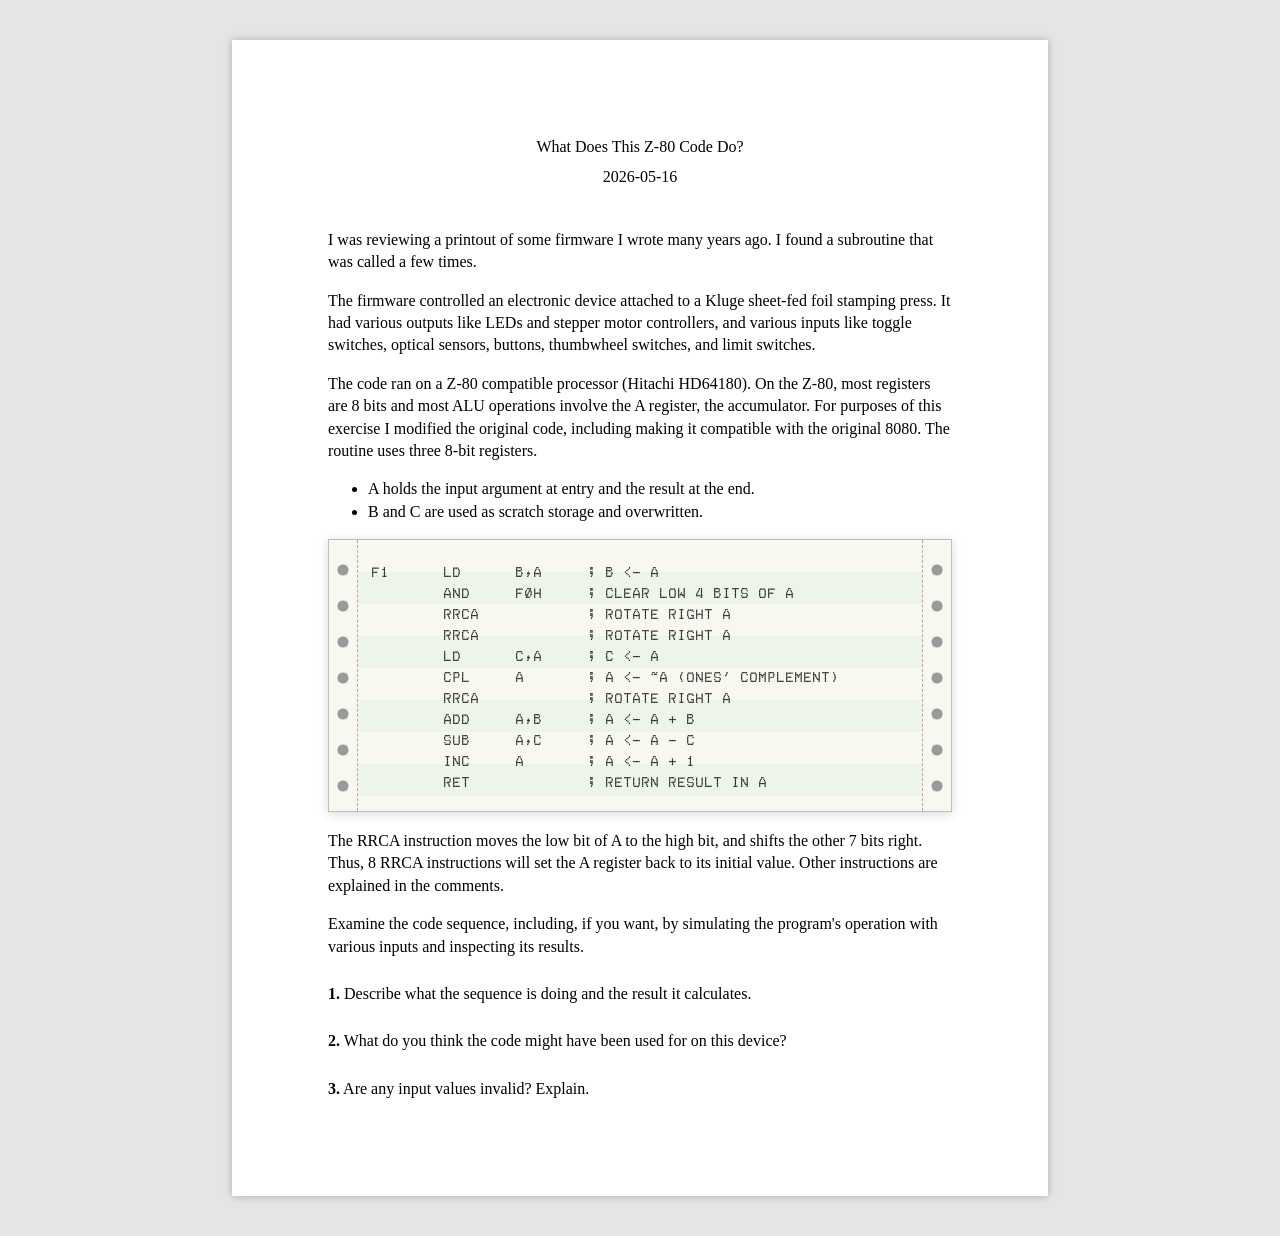
<file: z80-problem.html>
<!DOCTYPE html>
<html lang="en">
<head>
<meta charset="UTF-8">
<title>What Does This Z-80 Code Do?</title>

<style>
body {
    background: #e5e5e5;
    font-family: "Times New Roman", Times, serif;
    line-height: 1.4;
    margin: 0;
    padding: 40px 0;
}

.page {
    width: 8.5in;
    min-height: 11in;
    margin: auto;
    background: white;
    padding: 1in;
    box-sizing: border-box;
    box-shadow: 0 0 8px rgba(0,0,0,0.25);
}

.header {
    text-align: center;
    margin-bottom: 40px;
}

.header h1 {
    font-size: 20pt;
    margin: 0;
    letter-spacing: 1px;
}

.header .subtitle {
    margin-top: 8px;
    font-size: 12pt;
}

.memo-fields {
    margin-bottom: 30px;
}

.memo-fields div {
    margin-bottom: 8px;
}

.label {
    display: inline-block;
    width: 70px;
    font-weight: bold;
}

.question {
    margin-top: 25px;
}

.question-number {
    font-weight: bold;
}
/*
 Epson font is licensed:
 Creative Commons (by) Attribution
 Typeface © SnapeFonts. 2021. All Rights Reserved
 Downloaded from cufonfonts.com/font/epson-mx-series-dmp
 */
@font-face {
    font-family: 'Epson MX Series DMP Regular';
    src: url("./EpsonMxSeriesDmp-ZVRG8.woff") format("woff");
}

.code-block {
    position: relative;
    padding: 20px 42px;
    margin-top: 14px;
    margin-bottom: 18px;

    font-family:
        "Epson MX Series DMP Regular",
        monospace;
    font-size: 10.5pt;
    line-height: 1.5;
    white-space: pre;

    color: #222;

    /* classic greenbar paper */
    background:
        repeating-linear-gradient(
            to bottom,
            #f8f8f0 0px,
            #f8f8f0 32px,
            #edf5e8 32px,
            #edf5e8 64px
        );

    border: 1px solid #bdbdbd;

    box-shadow:
        0 2px 10px rgba(0,0,0,0.15);
}

/* tractor-feed side strips */
.code-block::before,
.code-block::after {
    content: "";
    position: absolute;
    top: 0;
    width: 28px;
    height: 100%;

    /* white strip */
    background-color: #f8f8f0;

    /* dark sprocket holes */
    background-image:
        radial-gradient(circle, #999 5px, transparent 6px);

    background-size: 12px 36px;
    background-repeat: repeat-y;
    background-position: center 12px;

    border-style: dashed;
    border-color: #aaa;
}

.code-block::before {
    left: 0;
    border-width: 0 1px 0 0;
}

.code-block::after {
    right: 0;
    border-width: 0 0 0 1px;
}

.code-block pre {
    margin: 0;
    white-space: pre-wrap;

    /* slight dot-matrix softness */
    text-shadow:
        0 0 1px rgba(0,0,0,0.2);
}

.combined {
    position: relative;
    display: inline-block;
}

.combined::after {
    content: attr(data-top);
    position: absolute;
    top: 0;
    left: 0;
}

.answer-space {
    margin-top: 15px;
    border-bottom: 1px solid #999;
    height: 40px;
}

@media print {
    body {
        background: white;
        padding: 0;
    }

    .page {
        box-shadow: none;
        margin: 0;
    }
}
</style>
</head>

<body>

<div class="page">

    <div class="header">
        What Does This Z-80 Code Do?
        <div class="subtitle">
            2026-05-16<br>
        </div>
    </div>

    <div class="question">
        <span class="question-number"></span>

<p>I was reviewing a printout of some firmware I wrote many years ago. I found a subroutine that was called a few times.</p>

<p>The firmware controlled an electronic device attached to a Kluge sheet-fed foil stamping press. It had various outputs like LEDs and stepper motor controllers, and various inputs like toggle switches, optical sensors, buttons, thumbwheel switches, and limit switches.</p>

<p>The code ran on a Z-80 compatible processor (Hitachi HD64180). On the Z-80, most registers are 8 bits and most ALU operations involve the A register, the accumulator.  For purposes of this exercise I modified the original code, including making it compatible with the original 8080. The routine uses three 8-bit registers.</p>
        <ul>
            <li>A holds the input argument at entry and the result at the end.</li>
            <li>B and C are used as scratch storage and overwritten.</li>
        </ul>
        <div class="code-block">F1      LD      B,A     ; B <- A
        AND     F<span class="combined" data-top="/">0</span>H     ; CLEAR LOW 4 BITS OF A
        RRCA            ; ROTATE RIGHT A
        RRCA            ; ROTATE RIGHT A
        LD      C,A     ; C <- A
        CPL     A       ; A <- ~A (ONES' COMPLEMENT)
        RRCA            ; ROTATE RIGHT A
        ADD     A,B     ; A <- A + B
        SUB     A,C     ; A <- A - C
        INC     A       ; A <- A + 1
        RET             ; RETURN RESULT IN A</div>

        <div>
            The RRCA instruction moves the low bit of A to the high bit, and shifts the
            other 7 bits right. Thus, 8 RRCA instructions will set the A register back
            to its initial value. Other instructions are explained in the comments.
        </div>

    </div>
    <p>
        Examine the code sequence, including, if you want, by simulating the program's operation with various inputs and inspecting its results.
    </p>
    <div class="question">
        <span class="question-number">1.</span>
        Describe what the sequence is doing and the result it calculates.
    </div>
    <div class="question">
        <span class="question-number">2.</span>
        What do you think the code might have been used for on this device?
    </div>
    <div class="question">
        <span class="question-number">3.</span>
        Are any input values invalid? Explain.
    </div>
</div>
</body>
</html>
</file>
<file: char_table.css>
@charset "utf-8";

.cdx-icon { color: rgb(32, 33, 34); display: inline-flex; align-items: center; justify-content: center; vertical-align: text-bottom; }

.cdx-icon svg { fill: currentcolor; width: 100%; height: 100%; }

.cdx-icon--x-small { min-width: 12px; min-height: 12px; width: 0.857143em; height: 0.857143em; }

.cdx-icon--small { min-width: 16px; min-height: 16px; width: 1.14286em; height: 1.14286em; }

.cdx-icon--medium { min-width: 20px; min-height: 20px; width: 1.42857em; height: 1.42857em; }

.cdx-icon--flipped svg { transform: scaleX(-1); }

.cdx-thumbnail { display: inline-flex; }

.cdx-thumbnail__placeholder, .cdx-thumbnail__image { background-position: center center; background-repeat: no-repeat; background-size: cover; flex-shrink: 0; box-sizing: border-box; min-width: 40px; min-height: 40px; width: 2.85714em; height: 2.85714em; border: 1px solid rgb(200, 204, 209); border-radius: 2px; }

.cdx-thumbnail__image { display: inline-block; }

.cdx-thumbnail__image-enter-active { transition-property: opacity; transition-duration: 0.1s; }

.cdx-thumbnail__image-enter-from { opacity: 0; }

.cdx-thumbnail__placeholder { background-color: rgb(248, 249, 250); display: inline-flex; align-items: center; justify-content: center; }

.cdx-thumbnail__placeholder__icon { background-position: center center; background-repeat: no-repeat; background-size: max(1.42857em, 20px); min-width: 20px; min-height: 20px; width: 1.42857em; height: 1.42857em; display: inline-block; vertical-align: text-bottom; background-image: url("data:image/svg+xml;utf8,<svg xmlns=\"http://www.w3.org/2000/svg\" xmlns:xlink=\"http://www.w3.org/1999/xlink\" width=\"20\" height=\"20\" viewBox=\"0 0 20 20\" fill=\"%2372777d\"><path d=\"M19 3H1v14h18zM3 14l3.5-4.5 2.5 3L12.5 8l4.5 6z\"/><path d=\"M19 5H1V3h18zm0 12H1v-2h18z\"/></svg>"); }

.cdx-thumbnail__placeholder__icon--vue { color: rgb(114, 119, 125); }

.cdx-search-result-title { display: inline-block; font-weight: 700; }

.cdx-search-result-title__match { font-weight: 400; }

.cdx-menu-item { list-style: none; position: relative; padding: 8px 12px; line-height: 1.6; transition-property: background-color, color, border-color, box-shadow; transition-duration: 0.1s; }

.cdx-menu-item__content { display: flex; align-items: center; line-height: 1.42857; overflow-wrap: break-word; hyphens: auto; }

.cdx-menu-item__content, .cdx-menu-item__content:hover { text-decoration: none; }

.cdx-menu-item--has-description .cdx-menu-item__content { align-items: flex-start; }

.cdx-menu-item__text__description { display: block; }

.cdx-menu-item__thumbnail { margin-right: 8px; }

.cdx-menu-item__icon { color: inherit; margin-right: 8px; }

.cdx-menu-item--bold-label .cdx-menu-item__text__label { font-weight: 700; }

.cdx-menu-item--hide-description-overflow .cdx-menu-item__text { overflow: hidden; }

.cdx-menu-item--hide-description-overflow .cdx-menu-item__text__description { overflow: hidden; text-overflow: ellipsis; white-space: nowrap; }

.cdx-menu-item--enabled, .cdx-menu-item--enabled .cdx-menu-item__content { color: rgb(32, 33, 34); }

.cdx-menu-item--enabled .cdx-menu-item__text__supporting-text, .cdx-menu-item--enabled .cdx-menu-item__text__description { color: rgb(84, 89, 93); }

.cdx-menu-item--enabled.cdx-menu-item--highlighted { background-color: rgb(234, 236, 240); cursor: pointer; }

.cdx-menu-item--enabled.cdx-menu-item--active { background-color: rgb(234, 243, 255); color: rgb(51, 102, 204); }

.cdx-menu-item--enabled.cdx-menu-item--active .cdx-menu-item__content, .cdx-menu-item--enabled.cdx-menu-item--active .cdx-menu-item__text__description { color: rgb(51, 102, 204); }

.cdx-menu-item--enabled.cdx-menu-item--selected { background-color: rgb(234, 243, 255); }

.cdx-menu-item--enabled.cdx-menu-item--selected.cdx-menu-item--highlighted, .cdx-menu-item--enabled.cdx-menu-item--selected.cdx-menu-item--highlighted .cdx-menu-item__content, .cdx-menu-item--enabled.cdx-menu-item--selected.cdx-menu-item--highlighted .cdx-menu-item__text__description { color: rgb(51, 102, 204); }

.cdx-menu-item--disabled { color: rgb(114, 119, 125); cursor: default; }

.cdx-menu-item--disabled .cdx-menu-item__text__description { color: rgb(114, 119, 125); }

.cdx-progress-bar { box-sizing: border-box; overflow-x: hidden; }

.cdx-progress-bar__bar { width: 33.33%; height: 100%; }

.cdx-progress-bar:not(.cdx-progress-bar--inline) { position: relative; z-index: 1; height: 1.14286em; max-width: none; border: 1px solid rgb(162, 169, 177); border-radius: 9999px; box-shadow: rgba(0, 0, 0, 0.2) 0px 2px 2px; }

.cdx-progress-bar--inline { width: 100%; height: 0.285714em; }

.cdx-progress-bar:not(.cdx-progress-bar--disabled) .cdx-progress-bar__bar { background-color: rgb(51, 102, 204); animation-name: cdx-animation-progress-bar__bar; animation-duration: 1.6s; animation-timing-function: linear; animation-iteration-count: infinite; }

.cdx-progress-bar:not(.cdx-progress-bar--disabled).cdx-progress-bar--block { background-color: rgb(255, 255, 255); }

.cdx-progress-bar--disabled .cdx-progress-bar__bar { background-color: rgb(200, 204, 209); }

.cdx-progress-bar--disabled:not(.cdx-progress-bar--inline) { background-color: rgb(234, 236, 240); }

@keyframes cdx-animation-progress-bar__bar {
  0% { transform: translate(-100%); }
  100% { transform: translate(300%); }
}

.cdx-menu { background-color: rgb(255, 255, 255); position: absolute; left: 0px; z-index: 50; box-sizing: border-box; width: 100%; border: 1px solid rgb(162, 169, 177); border-radius: 0px 0px 2px 2px; box-shadow: rgba(0, 0, 0, 0.2) 0px 2px 2px; }

.cdx-menu__progress-bar { position: absolute; top: 0px; }

.cdx-menu__listbox { margin: 0px; padding: 0px; }

.cdx-menu--has-sticky-footer .cdx-menu-item:last-of-type { position: absolute; bottom: 0px; width: 100%; }

.cdx-menu--has-footer .cdx-menu-item:last-of-type:not(:first-of-type) { border-top: 1px solid rgb(200, 204, 209); }

.cdx-button { box-sizing: border-box; min-width: 32px; min-height: 32px; max-width: 32em; margin: 0px; border-width: 1px; border-style: solid; border-radius: 2px; padding-right: 11px; padding-left: 11px; font-family: inherit; font-size: inherit; font-weight: 700; overflow: hidden; text-overflow: ellipsis; white-space: nowrap; text-transform: none; transition-property: background-color, color, border-color, box-shadow; transition-duration: 0.1s; }

.cdx-button--size-large { min-width: 44px; min-height: 44px; padding-right: 15px; padding-left: 15px; }

.cdx-button--icon-only { padding-right: 5px; padding-left: 5px; }

.cdx-button--icon-only.cdx-button--size-large { padding-right: 11px; padding-left: 11px; }

.cdx-button .cdx-button__icon, .cdx-button .cdx-icon { vertical-align: middle; }

.cdx-button .cdx-icon { color: inherit; }

.cdx-button--fake-button { display: inline-flex; align-items: center; justify-content: center; }

.cdx-button--fake-button, .cdx-button--fake-button:hover, .cdx-button--fake-button:focus { text-decoration: none; }

.cdx-button--fake-button:not(.cdx-button--icon-only) .cdx-button__icon { margin-right: 4px; }

.cdx-button:enabled, .cdx-button.cdx-button--fake-button--enabled { background-color: rgb(248, 249, 250); color: rgb(32, 33, 34); border-color: rgb(162, 169, 177); }

@supports ((-webkit-mask-image:none) or (mask-image:none)) {
  .cdx-button:enabled .cdx-button__icon, .cdx-button.cdx-button--fake-button--enabled .cdx-button__icon { background-color: rgb(32, 33, 34); }
}

.cdx-button:enabled:hover, .cdx-button.cdx-button--fake-button--enabled:hover { background-color: rgb(255, 255, 255); color: rgb(64, 66, 68); cursor: pointer; }

@supports ((-webkit-mask-image:none) or (mask-image:none)) {
  .cdx-button:enabled:hover .cdx-button__icon, .cdx-button.cdx-button--fake-button--enabled:hover .cdx-button__icon { background-color: rgb(64, 66, 68); }
}

.cdx-button:enabled:active, .cdx-button.cdx-button--fake-button--enabled:active, .cdx-button:enabled.cdx-button--is-active, .cdx-button.cdx-button--fake-button--enabled.cdx-button--is-active { background-color: rgb(234, 236, 240); color: rgb(0, 0, 0); border-color: rgb(114, 119, 125); }

@supports ((-webkit-mask-image:none) or (mask-image:none)) {
  .cdx-button:enabled:active .cdx-button__icon, .cdx-button.cdx-button--fake-button--enabled:active .cdx-button__icon, .cdx-button:enabled.cdx-button--is-active .cdx-button__icon, .cdx-button.cdx-button--fake-button--enabled.cdx-button--is-active .cdx-button__icon { background-color: rgb(0, 0, 0); }
}

.cdx-button:enabled:focus, .cdx-button.cdx-button--fake-button--enabled:focus { outline: transparent solid 1px; }

.cdx-button:enabled:focus:not(:active):not(.cdx-button--is-active), .cdx-button.cdx-button--fake-button--enabled:focus:not(:active):not(.cdx-button--is-active) { border-color: rgb(51, 102, 204); box-shadow: rgb(51, 102, 204) 0px 0px 0px 1px inset; }

.cdx-button:enabled.cdx-button--action-progressive, .cdx-button.cdx-button--fake-button--enabled.cdx-button--action-progressive { color: rgb(51, 102, 204); }

@supports ((-webkit-mask-image:none) or (mask-image:none)) {
  .cdx-button:enabled.cdx-button--action-progressive .cdx-button__icon, .cdx-button.cdx-button--fake-button--enabled.cdx-button--action-progressive .cdx-button__icon { background-color: rgb(51, 102, 204); }
}

.cdx-button:enabled.cdx-button--action-progressive:hover, .cdx-button.cdx-button--fake-button--enabled.cdx-button--action-progressive:hover { color: rgb(68, 127, 245); border-color: rgb(68, 127, 245); }

@supports ((-webkit-mask-image:none) or (mask-image:none)) {
  .cdx-button:enabled.cdx-button--action-progressive:hover .cdx-button__icon, .cdx-button.cdx-button--fake-button--enabled.cdx-button--action-progressive:hover .cdx-button__icon { background-color: rgb(68, 127, 245); }
}

.cdx-button:enabled.cdx-button--action-progressive:active, .cdx-button.cdx-button--fake-button--enabled.cdx-button--action-progressive:active, .cdx-button:enabled.cdx-button--action-progressive.cdx-button--is-active, .cdx-button.cdx-button--fake-button--enabled.cdx-button--action-progressive.cdx-button--is-active { background-color: rgb(234, 243, 255); color: rgb(42, 75, 141); border-color: rgb(42, 75, 141); }

@supports ((-webkit-mask-image:none) or (mask-image:none)) {
  .cdx-button:enabled.cdx-button--action-progressive:active .cdx-button__icon, .cdx-button.cdx-button--fake-button--enabled.cdx-button--action-progressive:active .cdx-button__icon, .cdx-button:enabled.cdx-button--action-progressive.cdx-button--is-active .cdx-button__icon, .cdx-button.cdx-button--fake-button--enabled.cdx-button--action-progressive.cdx-button--is-active .cdx-button__icon { background-color: rgb(42, 75, 141); }
}

.cdx-button:enabled.cdx-button--action-destructive, .cdx-button.cdx-button--fake-button--enabled.cdx-button--action-destructive { color: rgb(221, 51, 51); }

@supports ((-webkit-mask-image:none) or (mask-image:none)) {
  .cdx-button:enabled.cdx-button--action-destructive .cdx-button__icon, .cdx-button.cdx-button--fake-button--enabled.cdx-button--action-destructive .cdx-button__icon { background-color: rgb(221, 51, 51); }
}

.cdx-button:enabled.cdx-button--action-destructive:hover, .cdx-button.cdx-button--fake-button--enabled.cdx-button--action-destructive:hover { color: rgb(255, 66, 66); border-color: rgb(255, 66, 66); }

@supports ((-webkit-mask-image:none) or (mask-image:none)) {
  .cdx-button:enabled.cdx-button--action-destructive:hover .cdx-button__icon, .cdx-button.cdx-button--fake-button--enabled.cdx-button--action-destructive:hover .cdx-button__icon { background-color: rgb(255, 66, 66); }
}

.cdx-button:enabled.cdx-button--action-destructive:active, .cdx-button.cdx-button--fake-button--enabled.cdx-button--action-destructive:active, .cdx-button:enabled.cdx-button--action-destructive.cdx-button--is-active, .cdx-button.cdx-button--fake-button--enabled.cdx-button--action-destructive.cdx-button--is-active { background-color: rgb(254, 231, 230); color: rgb(179, 36, 36); border-color: rgb(179, 36, 36); }

@supports ((-webkit-mask-image:none) or (mask-image:none)) {
  .cdx-button:enabled.cdx-button--action-destructive:active .cdx-button__icon, .cdx-button.cdx-button--fake-button--enabled.cdx-button--action-destructive:active .cdx-button__icon, .cdx-button:enabled.cdx-button--action-destructive.cdx-button--is-active .cdx-button__icon, .cdx-button.cdx-button--fake-button--enabled.cdx-button--action-destructive.cdx-button--is-active .cdx-button__icon { background-color: rgb(179, 36, 36); }
}

.cdx-button:enabled.cdx-button--action-destructive:focus:not(:active):not(.cdx-button--is-active), .cdx-button.cdx-button--fake-button--enabled.cdx-button--action-destructive:focus:not(:active):not(.cdx-button--is-active) { border-color: rgb(221, 51, 51); box-shadow: rgb(221, 51, 51) 0px 0px 0px 1px inset; }

.cdx-button:enabled.cdx-button--weight-primary.cdx-button--action-progressive, .cdx-button.cdx-button--fake-button--enabled.cdx-button--weight-primary.cdx-button--action-progressive { background-color: rgb(51, 102, 204); color: rgb(255, 255, 255); border-color: rgb(51, 102, 204); }

@supports ((-webkit-mask-image:none) or (mask-image:none)) {
  .cdx-button:enabled.cdx-button--weight-primary.cdx-button--action-progressive .cdx-button__icon, .cdx-button.cdx-button--fake-button--enabled.cdx-button--weight-primary.cdx-button--action-progressive .cdx-button__icon { background-color: rgb(255, 255, 255); }
}

.cdx-button:enabled.cdx-button--weight-primary.cdx-button--action-progressive:hover, .cdx-button.cdx-button--fake-button--enabled.cdx-button--weight-primary.cdx-button--action-progressive:hover { background-color: rgb(68, 127, 245); border-color: rgb(68, 127, 245); }

@supports ((-webkit-mask-image:none) or (mask-image:none)) {
  .cdx-button:enabled.cdx-button--weight-primary.cdx-button--action-progressive:hover .cdx-button__icon, .cdx-button.cdx-button--fake-button--enabled.cdx-button--weight-primary.cdx-button--action-progressive:hover .cdx-button__icon { background-color: rgb(255, 255, 255); }
}

.cdx-button:enabled.cdx-button--weight-primary.cdx-button--action-progressive:active, .cdx-button.cdx-button--fake-button--enabled.cdx-button--weight-primary.cdx-button--action-progressive:active, .cdx-button:enabled.cdx-button--weight-primary.cdx-button--action-progressive.cdx-button--is-active, .cdx-button.cdx-button--fake-button--enabled.cdx-button--weight-primary.cdx-button--action-progressive.cdx-button--is-active { background-color: rgb(42, 75, 141); border-color: rgb(42, 75, 141); }

@supports ((-webkit-mask-image:none) or (mask-image:none)) {
  .cdx-button:enabled.cdx-button--weight-primary.cdx-button--action-progressive:active .cdx-button__icon, .cdx-button.cdx-button--fake-button--enabled.cdx-button--weight-primary.cdx-button--action-progressive:active .cdx-button__icon, .cdx-button:enabled.cdx-button--weight-primary.cdx-button--action-progressive.cdx-button--is-active .cdx-button__icon, .cdx-button.cdx-button--fake-button--enabled.cdx-button--weight-primary.cdx-button--action-progressive.cdx-button--is-active .cdx-button__icon { background-color: rgb(255, 255, 255); }
}

.cdx-button:enabled.cdx-button--weight-primary.cdx-button--action-progressive:focus:not(:active):not(.cdx-button--is-active), .cdx-button.cdx-button--fake-button--enabled.cdx-button--weight-primary.cdx-button--action-progressive:focus:not(:active):not(.cdx-button--is-active) { border-color: rgb(51, 102, 204); box-shadow: rgb(51, 102, 204) 0px 0px 0px 1px inset, rgb(255, 255, 255) 0px 0px 0px 2px inset; }

.cdx-button:enabled.cdx-button--weight-primary.cdx-button--action-destructive, .cdx-button.cdx-button--fake-button--enabled.cdx-button--weight-primary.cdx-button--action-destructive { background-color: rgb(221, 51, 51); color: rgb(255, 255, 255); border-color: rgb(221, 51, 51); }

@supports ((-webkit-mask-image:none) or (mask-image:none)) {
  .cdx-button:enabled.cdx-button--weight-primary.cdx-button--action-destructive .cdx-button__icon, .cdx-button.cdx-button--fake-button--enabled.cdx-button--weight-primary.cdx-button--action-destructive .cdx-button__icon { background-color: rgb(255, 255, 255); }
}

.cdx-button:enabled.cdx-button--weight-primary.cdx-button--action-destructive:hover, .cdx-button.cdx-button--fake-button--enabled.cdx-button--weight-primary.cdx-button--action-destructive:hover { background-color: rgb(255, 66, 66); border-color: rgb(255, 66, 66); }

@supports ((-webkit-mask-image:none) or (mask-image:none)) {
  .cdx-button:enabled.cdx-button--weight-primary.cdx-button--action-destructive:hover .cdx-button__icon, .cdx-button.cdx-button--fake-button--enabled.cdx-button--weight-primary.cdx-button--action-destructive:hover .cdx-button__icon { background-color: rgb(255, 255, 255); }
}

.cdx-button:enabled.cdx-button--weight-primary.cdx-button--action-destructive:active, .cdx-button.cdx-button--fake-button--enabled.cdx-button--weight-primary.cdx-button--action-destructive:active, .cdx-button:enabled.cdx-button--weight-primary.cdx-button--action-destructive.cdx-button--is-active, .cdx-button.cdx-button--fake-button--enabled.cdx-button--weight-primary.cdx-button--action-destructive.cdx-button--is-active { background-color: rgb(179, 36, 36); border-color: rgb(179, 36, 36); }

@supports ((-webkit-mask-image:none) or (mask-image:none)) {
  .cdx-button:enabled.cdx-button--weight-primary.cdx-button--action-destructive:active .cdx-button__icon, .cdx-button.cdx-button--fake-button--enabled.cdx-button--weight-primary.cdx-button--action-destructive:active .cdx-button__icon, .cdx-button:enabled.cdx-button--weight-primary.cdx-button--action-destructive.cdx-button--is-active .cdx-button__icon, .cdx-button.cdx-button--fake-button--enabled.cdx-button--weight-primary.cdx-button--action-destructive.cdx-button--is-active .cdx-button__icon { background-color: rgb(255, 255, 255); }
}

.cdx-button:enabled.cdx-button--weight-primary.cdx-button--action-destructive:focus:not(:active):not(.cdx-button--is-active), .cdx-button.cdx-button--fake-button--enabled.cdx-button--weight-primary.cdx-button--action-destructive:focus:not(:active):not(.cdx-button--is-active) { border-color: rgb(221, 51, 51); box-shadow: rgb(221, 51, 51) 0px 0px 0px 1px inset, rgb(255, 255, 255) 0px 0px 0px 2px inset; }

.cdx-button:enabled.cdx-button--weight-quiet, .cdx-button.cdx-button--fake-button--enabled.cdx-button--weight-quiet { background-color: rgba(255, 255, 255, 0); border-color: transparent; }

.cdx-button:enabled.cdx-button--weight-quiet:hover, .cdx-button.cdx-button--fake-button--enabled.cdx-button--weight-quiet:hover { background-color: rgba(0, 24, 73, 0.027); }

.cdx-button:enabled.cdx-button--weight-quiet:active, .cdx-button.cdx-button--fake-button--enabled.cdx-button--weight-quiet:active, .cdx-button:enabled.cdx-button--weight-quiet.cdx-button--is-active, .cdx-button.cdx-button--fake-button--enabled.cdx-button--weight-quiet.cdx-button--is-active { background-color: rgba(0, 24, 73, 0.082); color: rgb(0, 0, 0); border-color: rgb(114, 119, 125); }

@supports ((-webkit-mask-image:none) or (mask-image:none)) {
  .cdx-button:enabled.cdx-button--weight-quiet:active .cdx-button__icon, .cdx-button.cdx-button--fake-button--enabled.cdx-button--weight-quiet:active .cdx-button__icon, .cdx-button:enabled.cdx-button--weight-quiet.cdx-button--is-active .cdx-button__icon, .cdx-button.cdx-button--fake-button--enabled.cdx-button--weight-quiet.cdx-button--is-active .cdx-button__icon { background-color: rgb(0, 0, 0); }
}

.cdx-button:enabled.cdx-button--weight-quiet.cdx-button--action-progressive, .cdx-button.cdx-button--fake-button--enabled.cdx-button--weight-quiet.cdx-button--action-progressive { color: rgb(51, 102, 204); }

@supports ((-webkit-mask-image:none) or (mask-image:none)) {
  .cdx-button:enabled.cdx-button--weight-quiet.cdx-button--action-progressive .cdx-button__icon, .cdx-button.cdx-button--fake-button--enabled.cdx-button--weight-quiet.cdx-button--action-progressive .cdx-button__icon { background-color: rgb(51, 102, 204); }
}

.cdx-button:enabled.cdx-button--weight-quiet.cdx-button--action-progressive:hover, .cdx-button.cdx-button--fake-button--enabled.cdx-button--weight-quiet.cdx-button--action-progressive:hover { background-color: rgb(234, 243, 255); color: rgb(68, 127, 245); }

@supports ((-webkit-mask-image:none) or (mask-image:none)) {
  .cdx-button:enabled.cdx-button--weight-quiet.cdx-button--action-progressive:hover .cdx-button__icon, .cdx-button.cdx-button--fake-button--enabled.cdx-button--weight-quiet.cdx-button--action-progressive:hover .cdx-button__icon { background-color: rgb(68, 127, 245); }
}

.cdx-button:enabled.cdx-button--weight-quiet.cdx-button--action-progressive:active, .cdx-button.cdx-button--fake-button--enabled.cdx-button--weight-quiet.cdx-button--action-progressive:active, .cdx-button:enabled.cdx-button--weight-quiet.cdx-button--action-progressive.cdx-button--is-active, .cdx-button.cdx-button--fake-button--enabled.cdx-button--weight-quiet.cdx-button--action-progressive.cdx-button--is-active { background-color: rgb(42, 75, 141); color: rgb(255, 255, 255); border-color: rgb(42, 75, 141); }

@supports ((-webkit-mask-image:none) or (mask-image:none)) {
  .cdx-button:enabled.cdx-button--weight-quiet.cdx-button--action-progressive:active .cdx-button__icon, .cdx-button.cdx-button--fake-button--enabled.cdx-button--weight-quiet.cdx-button--action-progressive:active .cdx-button__icon, .cdx-button:enabled.cdx-button--weight-quiet.cdx-button--action-progressive.cdx-button--is-active .cdx-button__icon, .cdx-button.cdx-button--fake-button--enabled.cdx-button--weight-quiet.cdx-button--action-progressive.cdx-button--is-active .cdx-button__icon { background-color: rgb(255, 255, 255); }
}

.cdx-button:enabled.cdx-button--weight-quiet.cdx-button--action-destructive, .cdx-button.cdx-button--fake-button--enabled.cdx-button--weight-quiet.cdx-button--action-destructive { color: rgb(221, 51, 51); }

@supports ((-webkit-mask-image:none) or (mask-image:none)) {
  .cdx-button:enabled.cdx-button--weight-quiet.cdx-button--action-destructive .cdx-button__icon, .cdx-button.cdx-button--fake-button--enabled.cdx-button--weight-quiet.cdx-button--action-destructive .cdx-button__icon { background-color: rgb(221, 51, 51); }
}

.cdx-button:enabled.cdx-button--weight-quiet.cdx-button--action-destructive:hover, .cdx-button.cdx-button--fake-button--enabled.cdx-button--weight-quiet.cdx-button--action-destructive:hover { background-color: rgb(254, 231, 230); color: rgb(255, 66, 66); }

@supports ((-webkit-mask-image:none) or (mask-image:none)) {
  .cdx-button:enabled.cdx-button--weight-quiet.cdx-button--action-destructive:hover .cdx-button__icon, .cdx-button.cdx-button--fake-button--enabled.cdx-button--weight-quiet.cdx-button--action-destructive:hover .cdx-button__icon { background-color: rgb(255, 66, 66); }
}

.cdx-button:enabled.cdx-button--weight-quiet.cdx-button--action-destructive:active, .cdx-button.cdx-button--fake-button--enabled.cdx-button--weight-quiet.cdx-button--action-destructive:active, .cdx-button:enabled.cdx-button--weight-quiet.cdx-button--action-destructive.cdx-button--is-active, .cdx-button.cdx-button--fake-button--enabled.cdx-button--weight-quiet.cdx-button--action-destructive.cdx-button--is-active { background-color: rgb(179, 36, 36); color: rgb(255, 255, 255); border-color: rgb(179, 36, 36); }

@supports ((-webkit-mask-image:none) or (mask-image:none)) {
  .cdx-button:enabled.cdx-button--weight-quiet.cdx-button--action-destructive:active .cdx-button__icon, .cdx-button.cdx-button--fake-button--enabled.cdx-button--weight-quiet.cdx-button--action-destructive:active .cdx-button__icon, .cdx-button:enabled.cdx-button--weight-quiet.cdx-button--action-destructive.cdx-button--is-active .cdx-button__icon, .cdx-button.cdx-button--fake-button--enabled.cdx-button--weight-quiet.cdx-button--action-destructive.cdx-button--is-active .cdx-button__icon { background-color: rgb(255, 255, 255); }
}

.cdx-button:enabled.cdx-button--weight-quiet.cdx-button--action-destructive:focus:not(:active):not(.cdx-button--is-active), .cdx-button.cdx-button--fake-button--enabled.cdx-button--weight-quiet.cdx-button--action-destructive:focus:not(:active):not(.cdx-button--is-active) { border-color: rgb(221, 51, 51); box-shadow: rgb(221, 51, 51) 0px 0px 0px 1px inset; }

.cdx-button:disabled, .cdx-button.cdx-button--fake-button--disabled { background-color: rgb(200, 204, 209); color: rgb(255, 255, 255); border-color: transparent; }

@supports ((-webkit-mask-image:none) or (mask-image:none)) {
  .cdx-button:disabled .cdx-button__icon, .cdx-button.cdx-button--fake-button--disabled .cdx-button__icon { background-color: rgb(255, 255, 255); }
}

.cdx-button:disabled.cdx-button--weight-quiet, .cdx-button.cdx-button--fake-button--disabled.cdx-button--weight-quiet { background-color: rgba(255, 255, 255, 0); color: rgb(114, 119, 125); }

@supports ((-webkit-mask-image:none) or (mask-image:none)) {
  .cdx-button:disabled.cdx-button--weight-quiet .cdx-button__icon, .cdx-button.cdx-button--fake-button--disabled.cdx-button--weight-quiet .cdx-button__icon { background-color: rgb(114, 119, 125); }
}

.cdx-text-input { position: relative; box-sizing: border-box; }

.cdx-text-input__start-icon { position: absolute; top: 50%; min-width: 20px; min-height: 20px; width: 1.42857em; height: 1.42857em; transition-property: color; transition-duration: 0.1s; left: 9px; transform: translateY(-50%); }

.cdx-text-input__icon.cdx-text-input__end-icon { min-width: 16px; min-height: 16px; width: 1.14286em; height: 1.14286em; background-position: center center; background-repeat: no-repeat; background-size: max(1.14286em, 16px); }

.cdx-text-input__clear-icon, .cdx-text-input__end-icon { position: absolute; top: 50%; min-width: 16px; min-height: 16px; width: 1.14286em; height: 1.14286em; transition-property: color; transition-duration: 0.1s; right: 9px; transform: translateY(-50%); }

.cdx-text-input__clear-icon:hover { cursor: pointer; }

.cdx-text-input__end-icon + .cdx-text-input__clear-icon { right: calc(16px + 1.14286em + 1px); }

.cdx-text-input__input { display: block; box-sizing: border-box; min-width: 256px; min-height: 32px; width: 100%; margin: 0px; border-width: 1px; border-style: solid; border-radius: 2px; padding: 4px 8px; font-family: inherit; font-size: inherit; line-height: 1.42857; }

.cdx-text-input__input:enabled { background-color: rgb(255, 255, 255); color: rgb(32, 33, 34); border-color: rgb(162, 169, 177); box-shadow: transparent 0px 0px 0px 1px inset; transition-property: background-color, color, border-color, box-shadow; transition-duration: 0.25s; }

.cdx-text-input__input:enabled ~ .cdx-text-input__icon-vue { color: rgb(114, 119, 125); }

.cdx-text-input__input:enabled ~ .cdx-text-input__icon { opacity: 0.51; }

.cdx-text-input__input:enabled:hover { border-color: rgb(114, 119, 125); }

.cdx-text-input__input:enabled:focus ~ .cdx-text-input__icon-vue, .cdx-text-input__input:enabled.cdx-text-input__input--has-value ~ .cdx-text-input__icon-vue { color: rgb(32, 33, 34); }

.cdx-text-input__input:enabled:focus ~ .cdx-text-input__icon, .cdx-text-input__input:enabled.cdx-text-input__input--has-value ~ .cdx-text-input__icon { opacity: 1; }

.cdx-text-input__input:enabled:focus { border-color: rgb(51, 102, 204); box-shadow: rgb(51, 102, 204) 0px 0px 0px 1px inset; outline: transparent solid 1px; }

.cdx-text-input__input:enabled:read-only { background-color: rgb(248, 249, 250); }

.cdx-text-input__input:disabled { background-color: rgb(234, 236, 240); color: rgb(114, 119, 125); -webkit-text-fill-color: rgb(114, 119, 125); border-color: rgb(200, 204, 209); }

.cdx-text-input__input:disabled ~ .cdx-text-input__icon-vue { color: rgb(114, 119, 125); pointer-events: none; }

.cdx-text-input__input:disabled ~ .cdx-text-input__icon { opacity: 0.51; }

.cdx-text-input__input::-webkit-input-placeholder { color: rgb(114, 119, 125); opacity: 1; }

.cdx-text-input__input::placeholder { color: rgb(114, 119, 125); opacity: 1; }

.cdx-text-input__input[type="search"] { appearance: none; }

.cdx-text-input__input[type="search"]::-webkit-search-decoration, .cdx-text-input__input[type="search"]::-webkit-search-cancel-button { display: none; }

.cdx-text-input--has-start-icon .cdx-text-input__input { padding-left: calc(16px + 1.42857em); }

.cdx-text-input--has-end-icon .cdx-text-input__input, .cdx-text-input--clearable .cdx-text-input__input { padding-right: calc(16px + 1.14286em); }

.cdx-text-input--has-end-icon.cdx-text-input--clearable .cdx-text-input__input { padding-right: calc(8px + 16px + 1.14286em + 1px + 1.14286em); }

.cdx-text-input--status-error .cdx-text-input__input:enabled { border-color: rgb(221, 51, 51); }

.cdx-text-input--status-error .cdx-text-input__input:enabled:focus { border-color: rgb(51, 102, 204); }

.cdx-search-input--has-end-button { background-color: rgb(255, 255, 255); display: flex; border: 1px solid rgb(162, 169, 177); border-radius: 2px; }

.cdx-search-input--has-end-button .cdx-search-input__input-wrapper { flex-grow: 1; margin: -1px; }

.cdx-search-input--has-end-button .cdx-search-input__input-wrapper .cdx-text-input__input { border-top-right-radius: 0px; border-bottom-right-radius: 0px; }

.cdx-search-input__end-button { flex-shrink: 0; margin: -1px -1px -1px 0px; border-top-left-radius: 0px; border-bottom-left-radius: 0px; }

.cdx-search-input__end-button:hover, .cdx-search-input__end-button:focus { z-index: 1; }

.cdx-search-input__input-wrapper { position: relative; }

.cdx-search-input .cdx-text-input__icon.cdx-text-input__start-icon { background-position: center center; background-repeat: no-repeat; background-size: max(1.42857em, 20px); min-width: 20px; min-height: 20px; width: 1.42857em; height: 1.42857em; display: inline-block; vertical-align: text-bottom; background-image: url("data:image/svg+xml;utf8,<svg xmlns=\"http://www.w3.org/2000/svg\" xmlns:xlink=\"http://www.w3.org/1999/xlink\" width=\"20\" height=\"20\" viewBox=\"0 0 20 20\" fill=\"%23202122\"><path d=\"M12.2 13.6a7 7 0 111.4-1.4l5.4 5.4-1.4 1.4zM3 8a5 5 0 1010 0A5 5 0 003 8z\"/></svg>"); }

.cdx-typeahead-search .cdx-menu-item { padding: 0px; }

.cdx-typeahead-search .cdx-menu-item__content { padding: 8px 12px; }

.cdx-typeahead-search__search-footer { box-sizing: border-box; min-height: 56px; }

.cdx-typeahead-search__search-footer:visited { color: rgb(32, 33, 34); }

.cdx-typeahead-search__search-footer:hover { text-decoration: none; cursor: pointer; }

.cdx-typeahead-search__search-footer__icon { color: rgb(84, 89, 93); }

.cdx-typeahead-search__search-footer__active .cdx-typeahead-search__search-footer__icon, .cdx-typeahead-search__search-footer__active .cdx-typeahead-search__search-footer__text { color: rgb(51, 102, 204); }

.cdx-typeahead-search .cdx-typeahead-search__menu-message--has-thumbnail { padding-left: 20px; }

.cdx-typeahead-search__input [aria-expanded="true"], .cdx-typeahead-search__input[aria-expanded="true"] { border-bottom-left-radius: 0px; border-bottom-right-radius: 0px; }

.cdx-typeahead-search .cdx-text-input--has-start-icon .cdx-text-input__input { padding-left: 36px; }

.cdx-typeahead-search--show-thumbnail.cdx-typeahead-search--auto-expand-width:not(.cdx-typeahead-search--expanded) { margin-left: 24px; }

.cdx-typeahead-search--show-thumbnail:not(.cdx-typeahead-search--auto-expand-width), .cdx-typeahead-search--show-thumbnail.cdx-typeahead-search--auto-expand-width.cdx-typeahead-search--expanded { margin-left: 0px; }

.cdx-typeahead-search--show-thumbnail:not(.cdx-typeahead-search--auto-expand-width) .cdx-text-input__input, .cdx-typeahead-search--show-thumbnail.cdx-typeahead-search--auto-expand-width.cdx-typeahead-search--expanded .cdx-text-input__input { padding-left: 60px; }

.cdx-typeahead-search--show-thumbnail:not(.cdx-typeahead-search--auto-expand-width) .cdx-text-input__start-icon, .cdx-typeahead-search--show-thumbnail.cdx-typeahead-search--auto-expand-width.cdx-typeahead-search--expanded .cdx-text-input__start-icon { position: absolute; top: 50%; min-width: 20px; min-height: 20px; width: 1.42857em; height: 1.42857em; transition-property: color; transition-duration: 0.1s; left: 22px; transform: translateY(-50%); }

.cdx-typeahead-search--show-thumbnail .cdx-typeahead-search__search-footer__icon { flex-shrink: 0; min-width: 40px; width: 2.85714em; }

.cdx-typeahead-search .cdx-menu-item:first-child .cdx-typeahead-search__search-footer { border-top: unset; }

.mw-cite-backlink, .cite-accessibility-label { user-select: none; }

.mw-references-columns { column-width: 30em; margin-top: 0.3em; }

.mw-parser-output .mw-references-columns .references { margin-top: 0px; }

.mw-references-columns li { break-inside: avoid-column; }

ol.references { counter-reset: mw-ref-extends-parent 0 mw-references 0 list-item 0; }

ol.references > li { counter-increment: mw-ref-extends-parent 1 mw-references 1; counter-reset: mw-ref-extends-child 0; }

ol.references .mw-extended-references { list-style: none; margin-left: 2em; }

.mw-extended-references > li::before { counter-increment: mw-ref-extends-child 1; content: counter(mw-ref-extends-parent) "." counter(mw-ref-extends-child) ". "; }

sup.reference { unicode-bidi: isolate; white-space: nowrap; font-weight: normal; font-style: normal; }

ol.references li:target, sup.reference:target { background-color: rgb(234, 243, 255); }

.mw-ext-cite-error { font-weight: bold; unicode-bidi: embed; }

.mw-ext-cite-error code { background-color: transparent; color: inherit; padding: 1px 2px; }

.mw-cite-dir-ltr .reference-text { direction: ltr; unicode-bidi: embed; }

.mw-cite-dir-rtl .reference-text { direction: rtl; unicode-bidi: embed; }

@media print {
  .mw-cite-backlink { display: none; }
}

#p-lang .uls-settings-trigger { background: url("/w/extensions/UniversalLanguageSelector/resources/images/cog-sprite.svg?cca73") center top no-repeat transparent; border: 0px; min-height: 16px; min-width: 16px; float: right; cursor: pointer; }

#p-lang .uls-settings-trigger:focus { outline: rgb(51, 102, 204) solid 1px; }

.skin-vector #p-lang .uls-settings-trigger { margin-top: 8px; }

#p-lang .uls-settings-trigger:hover { background-position: center -16px; }

.client-nojs #ca-ve-edit, .ve-not-available #ca-ve-edit, .client-nojs .mw-editsection-divider, .ve-not-available .mw-editsection-divider, .client-nojs .mw-editsection-visualeditor, .ve-not-available .mw-editsection-visualeditor { display: none; }

.client-js .mw-content-ltr .mw-editsection-bracket:first-of-type, .client-js .mw-content-rtl .mw-editsection-bracket:not(:first-of-type) { margin-right: 0.25em; color: rgb(84, 89, 93); }

.client-js .mw-content-rtl .mw-editsection-bracket:first-of-type, .client-js .mw-content-ltr .mw-editsection-bracket:not(:first-of-type) { margin-left: 0.25em; color: rgb(84, 89, 93); }

.badge-goodarticle, .badge-goodlist, .badge-recommendedarticle { list-style-image: url("/w/extensions/WikimediaBadges/resources/images/badge-silver-star.png?70a8c"); }

.badge-featuredarticle, .badge-featuredportal, .badge-featuredlist { list-style-image: url("/w/extensions/WikimediaBadges/resources/images/badge-golden-star.png?ed948"); }

.badge-problematic { list-style-image: url("/w/extensions/WikimediaBadges/resources/images/badge-problematic.png?f3177"); }

.badge-proofread { list-style-image: url("/w/extensions/WikimediaBadges/resources/images/badge-proofread.png?e81f9"); }

.badge-validated { list-style-image: url("/w/extensions/WikimediaBadges/resources/images/badge-validated.png?6232c"); }

.badge-digitaldocument { list-style-image: url("/w/extensions/WikimediaBadges/resources/images/badge-digitaldocument.png?d1c50"); }

.vector-icon.mw-ui-icon-wikimedia-bell-progressive { background-image: url("/w/load.php?modules=3Dskins.vector.icons&image=3Dbell&variant=3Dprogressive&format=3Doriginal&skin=3Dvector-2022&version=3Dob37q"); }

.vector-icon.mw-ui-icon-wikimedia-tray { background-image: url("/w/load.php?modules=3Dskins.vector.icons&image=3Dtray&format=3Doriginal&skin=3Dvector-2022&version=3Dob37q"); }

.vector-icon.mw-ui-icon-wikimedia-tray-progressive { background-image: url("/w/load.php?modules=3Dskins.vector.icons&image=3Dtray&variant=3Dprogressive&format=3Doriginal&skin=3Dvector-2022&version=3Dob37q"); }

.vector-icon.mw-ui-icon-wikimedia-labFlask { background-image: url("/w/load.php?modules=3Dskins.vector.icons&image=3DlabFlask&format=3Doriginal&skin=3Dvector-2022&version=3Dob37q"); }

.vector-icon.mw-ui-icon-wikimedia-labFlask-progressive { background-image: url("/w/load.php?modules=3Dskins.vector.icons&image=3DlabFlask&variant=3Dprogressive&format=3Doriginal&skin=3Dvector-2022&version=3Dob37q"); }

.vector-icon.mw-ui-icon-wikimedia-language { background-image: url("/w/load.php?modules=3Dskins.vector.icons&image=3Dlanguage&format=3Doriginal&skin=3Dvector-2022&version=3Dob37q"); }

.vector-icon.mw-ui-icon-wikimedia-language-progressive { background-image: url("/w/load.php?modules=3Dskins.vector.icons&image=3Dlanguage&variant=3Dprogressive&format=3Doriginal&skin=3Dvector-2022&version=3Dob37q"); }

.vector-icon.mw-ui-icon-wikimedia-sandbox { background-image: url("/w/load.php?modules=3Dskins.vector.icons&image=3Dsandbox&format=3Doriginal&skin=3Dvector-2022&version=3Dob37q"); }

.vector-icon.mw-ui-icon-wikimedia-sandbox-progressive { background-image: url("/w/load.php?modules=3Dskins.vector.icons&image=3Dsandbox&variant=3Dprogressive&format=3Doriginal&skin=3Dvector-2022&version=3Dob37q"); }

.vector-icon.mw-ui-icon-wikimedia-listBullet { background-image: url("/w/load.php?modules=3Dskins.vector.icons&image=3DlistBullet&format=3Doriginal&lang=3Den&skin=3Dvector-2022&version=3Dob37q"); }

.vector-icon.mw-ui-icon-wikimedia-listBullet-progressive { background-image: url("/w/load.php?modules=3Dskins.vector.icons&image=3DlistBullet&variant=3Dprogressive&format=3Doriginal&lang=3Den&skin=3Dvector-2022&version=3Dob37q"); }

.vector-icon.mw-ui-icon-wikimedia-close { background-image: url("/w/load.php?modules=3Dskins.vector.icons&image=3Dclose&format=3Doriginal&skin=3Dvector-2022&version=3Dob37q"); }

.vector-icon.mw-ui-icon-wikimedia-close-progressive { background-image: url("/w/load.php?modules=3Dskins.vector.icons&image=3Dclose&variant=3Dprogressive&format=3Doriginal&skin=3Dvector-2022&version=3Dob37q"); }

.vector-icon.mw-ui-icon-wikimedia-ellipsis { background-image: url("/w/load.php?modules=3Dskins.vector.icons&image=3Dellipsis&format=3Doriginal&skin=3Dvector-2022&version=3Dob37q"); }

.vector-icon.mw-ui-icon-wikimedia-ellipsis-progressive { background-image: url("/w/load.php?modules=3Dskins.vector.icons&image=3Dellipsis&variant=3Dprogressive&format=3Doriginal&skin=3Dvector-2022&version=3Dob37q"); }

.vector-icon.mw-ui-icon-wikimedia-heart { background-image: url("/w/load.php?modules=3Dskins.vector.icons&image=3Dheart&format=3Doriginal&skin=3Dvector-2022&version=3Dob37q"); }

.vector-icon.mw-ui-icon-wikimedia-heart-progressive { background-image: url("/w/load.php?modules=3Dskins.vector.icons&image=3Dheart&variant=3Dprogressive&format=3Doriginal&skin=3Dvector-2022&version=3Dob37q"); }

.vector-icon.mw-ui-icon-wikimedia-logIn { background-image: url("/w/load.php?modules=3Dskins.vector.icons&image=3DlogIn&format=3Doriginal&lang=3Den&skin=3Dvector-2022&version=3Dob37q"); }

.vector-icon.mw-ui-icon-wikimedia-logIn-progressive { background-image: url("/w/load.php?modules=3Dskins.vector.icons&image=3DlogIn&variant=3Dprogressive&format=3Doriginal&lang=3Den&skin=3Dvector-2022&version=3Dob37q"); }

.vector-icon.mw-ui-icon-wikimedia-logOut { background-image: url("/w/load.php?modules=3Dskins.vector.icons&image=3DlogOut&format=3Doriginal&lang=3Den&skin=3Dvector-2022&version=3Dob37q"); }

.vector-icon.mw-ui-icon-wikimedia-logOut-progressive { background-image: url("/w/load.php?modules=3Dskins.vector.icons&image=3DlogOut&variant=3Dprogressive&format=3Doriginal&lang=3Den&skin=3Dvector-2022&version=3Dob37q"); }

.vector-icon.mw-ui-icon-wikimedia-search { background-image: url("/w/load.php?modules=3Dskins.vector.icons&image=3Dsearch&format=3Doriginal&skin=3Dvector-2022&version=3Dob37q"); }

.vector-icon.mw-ui-icon-wikimedia-search-progressive { background-image: url("/w/load.php?modules=3Dskins.vector.icons&image=3Dsearch&variant=3Dprogressive&format=3Doriginal&skin=3Dvector-2022&version=3Dob37q"); }

.vector-icon.mw-ui-icon-wikimedia-settings { background-image: url("/w/load.php?modules=3Dskins.vector.icons&image=3Dsettings&format=3Doriginal&skin=3Dvector-2022&version=3Dob37q"); }

.vector-icon.mw-ui-icon-wikimedia-settings-progressive { background-image: url("/w/load.php?modules=3Dskins.vector.icons&image=3Dsettings&variant=3Dprogressive&format=3Doriginal&skin=3Dvector-2022&version=3Dob37q"); }

.vector-icon.mw-ui-icon-wikimedia-menu { background-image: url("/w/load.php?modules=3Dskins.vector.icons&image=3Dmenu&format=3Doriginal&skin=3Dvector-2022&version=3Dob37q"); }

.vector-icon.mw-ui-icon-wikimedia-menu-progressive { background-image: url("/w/load.php?modules=3Dskins.vector.icons&image=3Dmenu&variant=3Dprogressive&format=3Doriginal&skin=3Dvector-2022&version=3Dob37q"); }

.vector-icon.mw-ui-icon-wikimedia-imageGallery { background-image: url("/w/load.php?modules=3Dskins.vector.icons&image=3DimageGallery&format=3Doriginal&skin=3Dvector-2022&version=3Dob37q"); }

.vector-icon.mw-ui-icon-wikimedia-imageGallery-progressive { background-image: url("/w/load.php?modules=3Dskins.vector.icons&image=3DimageGallery&variant=3Dprogressive&format=3Doriginal&skin=3Dvector-2022&version=3Dob37q"); }

.vector-icon.mw-ui-icon-wikimedia-star { background-image: url("/w/load.php?modules=3Dskins.vector.icons&image=3Dstar&format=3Doriginal&skin=3Dvector-2022&version=3Dob37q"); }

.vector-icon.mw-ui-icon-wikimedia-star-progressive { background-image: url("/w/load.php?modules=3Dskins.vector.icons&image=3Dstar&variant=3Dprogressive&format=3Doriginal&skin=3Dvector-2022&version=3Dob37q"); }

.vector-icon.mw-ui-icon-wikimedia-halfStar { background-image: url("/w/load.php?modules=3Dskins.vector.icons&image=3DhalfStar&format=3Doriginal&lang=3Den&skin=3Dvector-2022&version=3Dob37q"); }

.vector-icon.mw-ui-icon-wikimedia-halfStar-progressive { background-image: url("/w/load.php?modules=3Dskins.vector.icons&image=3DhalfStar&variant=3Dprogressive&format=3Doriginal&lang=3Den&skin=3Dvector-2022&version=3Dob37q"); }

.vector-icon.mw-ui-icon-wikimedia-unStar { background-image: url("/w/load.php?modules=3Dskins.vector.icons&image=3DunStar&format=3Doriginal&skin=3Dvector-2022&version=3Dob37q"); }

.vector-icon.mw-ui-icon-wikimedia-unStar-progressive { background-image: url("/w/load.php?modules=3Dskins.vector.icons&image=3DunStar&variant=3Dprogressive&format=3Doriginal&skin=3Dvector-2022&version=3Dob37q"); }

.vector-icon.mw-ui-icon-wikimedia-expand { background-image: url("/w/load.php?modules=3Dskins.vector.icons&image=3Dexpand&format=3Doriginal&skin=3Dvector-2022&version=3Dob37q"); }

.vector-icon.mw-ui-icon-wikimedia-expand-progressive { background-image: url("/w/load.php?modules=3Dskins.vector.icons&image=3Dexpand&variant=3Dprogressive&format=3Doriginal&skin=3Dvector-2022&version=3Dob37q"); }

.vector-icon.mw-ui-icon-wikimedia-userAdd { background-image: url("/w/load.php?modules=3Dskins.vector.icons&image=3DuserAdd&format=3Doriginal&lang=3Den&skin=3Dvector-2022&version=3Dob37q"); }

.vector-icon.mw-ui-icon-wikimedia-userAdd-progressive { background-image: url("/w/load.php?modules=3Dskins.vector.icons&image=3DuserAdd&variant=3Dprogressive&format=3Doriginal&lang=3Den&skin=3Dvector-2022&version=3Dob37q"); }

.vector-icon.mw-ui-icon-wikimedia-userAvatar { background-image: url("/w/load.php?modules=3Dskins.vector.icons&image=3DuserAvatar&format=3Doriginal&skin=3Dvector-2022&version=3Dob37q"); }

.vector-icon.mw-ui-icon-wikimedia-userAvatar-progressive { background-image: url("/w/load.php?modules=3Dskins.vector.icons&image=3DuserAvatar&variant=3Dprogressive&format=3Doriginal&skin=3Dvector-2022&version=3Dob37q"); }

.vector-icon.mw-ui-icon-wikimedia-userContributions { background-image: url("/w/load.php?modules=3Dskins.vector.icons&image=3DuserContributions&format=3Doriginal&lang=3Den&skin=3Dvector-2022&version=3Dob37q"); }

.vector-icon.mw-ui-icon-wikimedia-userContributions-progressive { background-image: url("/w/load.php?modules=3Dskins.vector.icons&image=3DuserContributions&variant=3Dprogressive&format=3Doriginal&lang=3Den&skin=3Dvector-2022&version=3Dob37q"); }

.vector-icon.mw-ui-icon-wikimedia-userGroup { background-image: url("/w/load.php?modules=3Dskins.vector.icons&image=3DuserGroup&format=3Doriginal&lang=3Den&skin=3Dvector-2022&version=3Dob37q"); }

.vector-icon.mw-ui-icon-wikimedia-userGroup-progressive { background-image: url("/w/load.php?modules=3Dskins.vector.icons&image=3DuserGroup&variant=3Dprogressive&format=3Doriginal&lang=3Den&skin=3Dvector-2022&version=3Dob37q"); }

.vector-icon.mw-ui-icon-wikimedia-userTalk { background-image: url("/w/load.php?modules=3Dskins.vector.icons&image=3DuserTalk&format=3Doriginal&lang=3Den&skin=3Dvector-2022&version=3Dob37q"); }

.vector-icon.mw-ui-icon-wikimedia-userTalk-progressive { background-image: url("/w/load.php?modules=3Dskins.vector.icons&image=3DuserTalk&variant=3Dprogressive&format=3Doriginal&lang=3Den&skin=3Dvector-2022&version=3Dob37q"); }

.vector-icon.mw-ui-icon-wikimedia-userTemporary { background-image: url("/w/load.php?modules=3Dskins.vector.icons&image=3DuserTemporary&format=3Doriginal&lang=3Den&skin=3Dvector-2022&version=3Dob37q"); }

.vector-icon.mw-ui-icon-wikimedia-userTemporary-progressive { background-image: url("/w/load.php?modules=3Dskins.vector.icons&image=3DuserTemporary&variant=3Dprogressive&format=3Doriginal&lang=3Den&skin=3Dvector-2022&version=3Dob37q"); }

.vector-icon.mw-ui-icon-wikimedia-watchlist { background-image: url("/w/load.php?modules=3Dskins.vector.icons&image=3Dwatchlist&format=3Doriginal&lang=3Den&skin=3Dvector-2022&version=3Dob37q"); }

.vector-icon.mw-ui-icon-wikimedia-watchlist-progressive { background-image: url("/w/load.php?modules=3Dskins.vector.icons&image=3Dwatchlist&variant=3Dprogressive&format=3Doriginal&lang=3Den&skin=3Dvector-2022&version=3Dob37q"); }

@media (prefers-reduced-motion: reduce) {
  *, ::before, ::after { animation-delay: -0.01ms !important; animation-duration: 0.01ms !important; animation-iteration-count: 1 !important; scroll-behavior: auto !important; transition-duration: 0ms !important; }
}

body { margin: 0px; }

main { display: block; }

hr { box-sizing: content-box; height: 0px; overflow: visible; }

abbr[title] { border-bottom: 1px dotted; cursor: help; }

@supports (text-decoration:underline dotted) {
  abbr[title] { border-bottom: 0px; text-decoration: underline dotted; }
}

pre, code, tt, kbd, samp { font-family: monospace, monospace; }

sub, sup { line-height: 1; }

img { border: 0px; }

button, input, optgroup, select, textarea { margin: 0px; }

legend { color: inherit; padding: 0px; }

div.tright, div.floatright, table.floatright { clear: right; float: right; }

div.tleft, div.floatleft, table.floatleft { float: left; clear: left; }

div.floatright, table.floatright { margin: 0px 0px 0.5em 0.5em; }

div.floatleft, table.floatleft { margin: 0px 0.5em 0.5em 0px; }

div.thumb { width: auto; background-color: transparent; margin-bottom: 0.5em; }

div.tleft { margin: 0.5em 1.4em 1.3em 0px; }

div.tright { margin: 0.5em 0px 1.3em 1.4em; }

.thumbcaption { text-align: left; line-height: 1.4em; padding: 3px; }

.thumbcaption:empty { padding: 0px; }

div.thumbinner { padding: 3px; text-align: center; overflow: hidden; }

figure[typeof~="mw:File"], figure[typeof~="mw:File/Frameless"] { margin: 0px; }

.mw-body-content figure[typeof~="mw:File"] > a, .mw-body-content figure[typeof~="mw:File/Frameless"] > a { border: 0px; }

figure[typeof~="mw:File"].mw-halign-right, figure[typeof~="mw:File/Frameless"].mw-halign-right { margin: 0px 0px 0.5em 0.5em; clear: right; float: right; }

figure[typeof~="mw:File"].mw-halign-left, figure[typeof~="mw:File/Frameless"].mw-halign-left { margin: 0px 0.5em 0.5em 0px; clear: left; float: left; }

figure[typeof~="mw:File"].mw-halign-none, figure[typeof~="mw:File/Frameless"].mw-halign-none { clear: none; float: none; }

figure[typeof~="mw:File"].mw-halign-center, figure[typeof~="mw:File/Frameless"].mw-halign-center { margin: 0px auto; display: table; border-collapse: collapse; clear: none; float: none; }

figure[typeof~="mw:File"] > figcaption, figure[typeof~="mw:File/Frameless"] > figcaption { display: none; }

figure[typeof~="mw:File/Thumb"], figure[typeof~="mw:File/Frame"] { display: table; text-align: center; border-collapse: collapse; line-height: 0; margin: 0.5em 0px 1.3em 1.4em; clear: right; float: right; }

.mw-body-content figure[typeof~="mw:File/Thumb"] > a, .mw-body-content figure[typeof~="mw:File/Frame"] > a { border: 0px; }

.mw-content-ltr figure[typeof~="mw:File/Thumb"], .mw-content-ltr figure[typeof~="mw:File/Frame"] { margin: 0.5em 0px 1.3em 1.4em; clear: right; float: right; }

.mw-content-rtl figure[typeof~="mw:File/Thumb"], .mw-content-rtl figure[typeof~="mw:File/Frame"] { margin: 0.5em 1.4em 1.3em 0px; clear: left; float: left; }

figure[typeof~="mw:File/Thumb"].mw-halign-right, figure[typeof~="mw:File/Frame"].mw-halign-right { margin: 0.5em 0px 1.3em 1.4em; clear: right; float: right; }

figure[typeof~="mw:File/Thumb"].mw-halign-left, figure[typeof~="mw:File/Frame"].mw-halign-left { margin: 0.5em 1.4em 1.3em 0px; clear: left; float: left; }

figure[typeof~="mw:File/Thumb"].mw-halign-none, figure[typeof~="mw:File/Frame"].mw-halign-none { margin: 0px 0px 0.5em; clear: none; float: none; }

figure[typeof~="mw:File/Thumb"].mw-halign-center, figure[typeof~="mw:File/Frame"].mw-halign-center { margin: 0px auto 0.5em; clear: none; float: none; }

figure[typeof~="mw:File/Thumb"] > :not(figcaption), figure[typeof~="mw:File/Frame"] > :not(figcaption) { }

figure[typeof~="mw:File/Thumb"] > :not(figcaption) .mw-file-element, figure[typeof~="mw:File/Frame"] > :not(figcaption) .mw-file-element { margin: 3px; }

figure[typeof~="mw:File/Thumb"] > :not(figcaption) .mw-broken-media, figure[typeof~="mw:File/Frame"] > :not(figcaption) .mw-broken-media { display: inline-block; line-height: 1.6em; word-break: break-word; width: 180px; font-size: 94%; }

figure[typeof~="mw:File/Thumb"] > figcaption, figure[typeof~="mw:File/Frame"] > figcaption { display: table-caption; caption-side: bottom; line-height: 1.4em; word-break: break-word; text-align: left; padding: 0px 6px 6px; }

.mw-content-ltr figure[typeof~="mw:File/Thumb"] > figcaption, .mw-content-ltr figure[typeof~="mw:File/Frame"] > figcaption { text-align: left; }

.mw-content-rtl figure[typeof~="mw:File/Thumb"] > figcaption, .mw-content-rtl figure[typeof~="mw:File/Frame"] > figcaption { text-align: right; }

figure[typeof~="mw:File/Frame"] > figcaption:empty { padding-bottom: 0px; }

figure[typeof~="mw:File/Thumb"] > figcaption:empty { padding-bottom: 3px; }

.mw-valign-middle .mw-file-element { vertical-align: middle; }

.mw-valign-baseline .mw-file-element { vertical-align: baseline; }

.mw-valign-sub .mw-file-element { vertical-align: sub; }

.mw-valign-super .mw-file-element { vertical-align: super; }

.mw-valign-top .mw-file-element { vertical-align: top; }

.mw-valign-text-top .mw-file-element { vertical-align: text-top; }

.mw-valign-bottom .mw-file-element { vertical-align: bottom; }

.mw-valign-text-bottom .mw-file-element { vertical-align: text-bottom; }

.mw-message-box { background-color: rgb(234, 236, 240); color: rgb(0, 0, 0); box-sizing: border-box; margin-bottom: 16px; border: 1px solid rgb(84, 89, 93); padding: 12px 24px; overflow-wrap: break-word; overflow: hidden; }

.mw-message-box > :only-child { margin: 0px; }

.mw-message-box h2 { color: inherit; display: block; border: 0px; font-size: 1em; font-weight: bold; }

.mw-message-box .mw-logevent-loglines li { font-size: 90%; }

.mw-message-box-error { background-color: rgb(254, 231, 230); border-color: rgb(179, 36, 36); }

.mw-message-box-warning { background-color: rgb(254, 246, 231); border-color: rgb(172, 102, 0); }

.mw-message-box-success { background-color: rgb(213, 253, 244); border-color: rgb(9, 100, 80); }

@media screen {
  html, body { height: 100%; }
  :focus { outline-color: rgb(51, 102, 204); }
  html { font-size: 100%; }
  html, body { font-family: sans-serif; }
  pre, .mw-code { line-height: 1.3; }
  .mw-jump-link:not(:focus) { display: block; clip: rect(1px, 1px, 1px, 1px); width: 1px; height: 1px; margin: -1px; border: 0px; padding: 0px; overflow: hidden; user-select: none; position: absolute !important; }
  .mw-editsection, .mw-editsection-like { font-family: sans-serif; }
  .mw-body h1, .mw-body-content h1, .mw-body-content h2 { margin-bottom: 0.25em; padding: 0px; font-family: "Linux Libertine", Georgia, Times, serif; line-height: 1.375; }
  .mw-body h1:lang(ja), .mw-body-content h1:lang(ja), .mw-body-content h2:lang(ja), .mw-body h1:lang(he), .mw-body-content h1:lang(he), .mw-body-content h2:lang(he), .mw-body h1:lang(ko), .mw-body-content h1:lang(ko), .mw-body-content h2:lang(ko) { font-family: sans-serif; }
  .mw-body h1:lang(ckb), .mw-body-content h1:lang(ckb), .mw-body-content h2:lang(ckb) { font-family: Scheherazade, "Linux Libertine", Georgia, Times, serif; }
  .mw-body h1:lang(my), .mw-body-content h1:lang(my), .mw-body-content h2:lang(my) { line-height: normal; }
  .mw-body h1, .mw-body-content h1 { font-size: 1.8em; }
  #siteSub { display: none; }
  .vector-body { font-size: calc(0.875em); line-height: 1.6; }
  .vector-body #siteSub { font-size: 12.8px; }
  .vector-body h1 { margin-top: 1em; }
  .vector-body h2 { margin-top: 1em; font-size: 1.5em; }
  .vector-body h3, .vector-body h4, .vector-body h5, .vector-body h6 { margin-top: 0.3em; margin-bottom: 0px; padding-bottom: 0px; line-height: 1.6; }
  .vector-body h3 { font-size: 1.2em; }
  .vector-body h3, .vector-body h4 { font-weight: bold; }
  .vector-body h4, .vector-body h5, .vector-body h6 { font-size: 100%; }
  .vector-body .toc h2 { font-family: sans-serif; font-size: 100%; }
  .vector-body p { margin: 0.5em 0px; }
  .vector-body blockquote { border-left: 4px solid rgb(234, 236, 240); padding: 8px 32px; }
  .vector-body blockquote > :first-child { margin-top: 0px; }
  .vector-body blockquote > :last-child { margin-bottom: 0px; }
  .mw-parser-output a { overflow-wrap: break-word; }
  .mw-parser-output a.external { background-image: url("/w/skins/Vector/resources/common/images/link-external-small-ltr-progressive.svg?30a3a"); background-position: right center; background-repeat: no-repeat; background-size: 0.857em; padding-right: 1em; }
  .mw-parser-output a.external.free { word-break: break-all; }
  .mw-indicators { font-size: 0.875em; line-height: 1.6; position: relative; float: right; }
  .mw-indicator { display: inline-block; }
  #localNotice { margin-bottom: 0.9em; }
  #siteNotice { font-size: 0.8em; margin: 24px 0px; position: relative; text-align: center; }
  #p-logo { width: 10em; height: 160px; margin-bottom: 1em; }
  #p-logo a { background-position: center center; background-repeat: no-repeat; display: block; width: 10em; height: 160px; text-decoration: none; }
  .mw-footer { direction: ltr; }
  .mw-footer ul { list-style: none; margin: 0px; padding: 0px; }
  .mw-footer li { color: rgb(32, 33, 34); margin: 0px; padding: 0.5em 0px; font-size: 0.75em; }
  #footer-icons { float: right; }
  #footer-icons li { float: left; margin-left: 0.5em; line-height: 2; text-align: right; }
  #footer-info li { line-height: 1.4; }
  #footer-places li { float: left; margin-right: 1em; line-height: 2; }
}

@media print {
  .toc, body { padding: 10px; font-family: "Linux Libertine", Georgia, Times, serif; }
  .printfooter, .mw-footer, .thumb, figure, table, ol, dl, ul, h3, h4, h5, h6 { font-family: sans-serif; }
  img { font-family: "Linux Libertine", Georgia, Times, serif; }
  .mw-body a:not(.image) { border-bottom: 1px solid rgb(170, 170, 170); }
  .firstHeading { font-size: 25pt; line-height: 28pt; margin-bottom: 20px; padding-bottom: 5px; }
  .firstHeading, h2 { overflow: hidden; border-bottom: 2px solid rgb(0, 0, 0); }
  h3, h4, h5, h6 { margin: 30px 0px 0px; }
  h2, h3, h4, h5, h6 { padding: 0px; position: relative; }
  h2 { font-size: 18pt; line-height: 24pt; margin-bottom: 0.25em; }
  h3 { font-size: 14pt; line-height: 20pt; }
  h4, h5, h6 { font-size: 12pt; line-height: 16pt; }
  p { font-size: 12pt; line-height: 16pt; margin-top: 5px; text-align: justify; }
  p::before { content: ""; display: block; width: 120pt; overflow: hidden; }
  blockquote { border-left: 2px solid rgb(0, 0, 0); padding-left: 20px; }
  ol, ul { margin: 10px 0px 0px 1.6em; padding: 0px; }
  ol li, ul li { padding: 2px 0px; font-size: 12pt; }
  table ol li, table ul li { font-size: inherit; }
  .toc { break-before: avoid; break-after: avoid; background: none; border: 0px; display: table; }
  .toc a { border: 0px; font-weight: normal; }
  .toc > ul > li { margin-bottom: 4px; font-weight: bold; }
  .toc ul { margin: 0px; list-style: none; }
  .toc ul ul { padding-left: 30px; }
  .toc li.toclevel-1 > a { font-size: 12pt; font-weight: bold; }
  #mw-navigation, .noprint, .mw-jump-link, .mw-portlet-lang, .toc .tocnumber { display: none; }
  .printfooter { margin-top: 10px; border-top: 3px solid rgb(0, 0, 0); padding-top: 10px; font-size: 10pt; clear: both; }
  .mw-footer { margin-top: 12px; border-top: 1px solid rgb(238, 238, 238); padding-top: 5px; }
  #footer-info { margin: 0px; padding: 0px; }
  #footer-info li { color: rgb(153, 153, 153); list-style: none; display: block; padding-bottom: 10px; font-size: 10pt; }
  #footer-info li a { color: rgb(153, 153, 153) !important; }
  #footer-info-lastmod { color: rgb(0, 0, 0); font-size: 12pt; font-weight: bold; }
}

.mixin-vector-legacy-menu-heading-arrow { content: ""; background: url("/w/skins/Vector/resources/common/images/arrow-down.svg?9426f") 100% 50% no-repeat; width: 1.23077em; height: 1.23077em; }

@media screen {
  .vector-feature-zebra-design-disabled { }
  .vector-feature-zebra-design-disabledhtml { scroll-padding-top: 75px; }
  .vector-feature-zebra-design-disabled body { background-color: rgb(248, 249, 250); color: rgb(32, 33, 34); }
  .vector-feature-zebra-design-disabled .mw-body, .vector-feature-zebra-design-disabled .parsoid-body { direction: ltr; }
  .vector-feature-zebra-design-disabled .mw-body { padding: 0.5em 0px 1.5em; }
  .vector-feature-zebra-design-disabled .mw-body .firstHeading { overflow-wrap: break-word; margin-bottom: 0px; }
  .vector-feature-zebra-design-disabled .mw-header { position: relative; z-index: 3; }
  .vector-feature-zebra-design-disabled #mw-content-text { margin-top: 16px; }
  .vector-feature-zebra-design-disabled .mw-body, .vector-feature-zebra-design-disabled #mw-data-after-content, .vector-feature-zebra-design-disabled .mw-footer { margin-left: 0px; }
  .vector-feature-zebra-design-disabled .mw-indicators { z-index: 1; }
  .vector-feature-zebra-design-disabled .vector-page-titlebar::after { clear: both; content: ""; display: block; }
  .vector-feature-zebra-design-disabled .vector-body-before-content { overflow: hidden; }
  .vector-feature-zebra-design-disabled .vector-body-before-content .mw-indicators { margin-top: 8px; }
  .vector-feature-zebra-design-disabled .mw-body .mw-portlet-lang { float: right; }
  .vector-feature-zebra-design-disabled .vector-body { position: relative; z-index: 0; }
  .vector-feature-zebra-design-disabled #siteSub { margin-top: 8px; }
  .vector-feature-zebra-design-disabled #contentSub:not(:empty), .vector-feature-zebra-design-disabled #contentSub2 { font-size: 84%; line-height: 1.2em; color: rgb(84, 89, 93); width: auto; margin: 8px 0px 0px; }
  .vector-feature-zebra-design-disabled .parsoid-body { padding: 0.5em 0px 1.5em; }
  .vector-feature-zebra-design-disabled .mw-page-container { position: relative; z-index: 0; padding: 0.05px 1.5em; max-width: 99.75em; min-width: 31.25em; margin: 0px auto; background-color: rgb(255, 255, 255); box-sizing: border-box; }
  .vector-feature-zebra-design-disabled .vector-header-container .mw-header, .vector-feature-zebra-design-disabled .vector-header-container .vector-sticky-header { width: 100%; min-height: 3.125rem; }
  .vector-feature-zebra-design-disabled.vector-feature-limited-width-disabled .mw-page-container { max-width: none; }
  .vector-feature-zebra-design-disabled .skin--responsive .mw-page-container { min-width: auto; }
  .vector-feature-zebra-design-disabled .vector-header-container { max-width: 99.75em; min-width: 31.25em; margin: 0px auto; padding-left: 1.5em; padding-right: 1.5em; background-color: rgb(255, 255, 255); box-sizing: border-box; }
  .vector-feature-zebra-design-disabled.vector-feature-limited-width-disabled .vector-header-container { max-width: none; }
  .vector-feature-zebra-design-disabled .vector-sticky-header-container { border-bottom: 1px solid rgb(234, 236, 240); }
  .vector-feature-zebra-design-disabled.vector-feature-limited-width-disabled .mw-content-container, .vector-feature-zebra-design-disabled.vector-feature-limited-width-content-disabled .mw-content-container, .vector-feature-zebra-design-disabled.vector-feature-limited-width-disabled .mw-table-of-contents-container, .vector-feature-zebra-design-disabled.vector-feature-limited-width-content-disabled .mw-table-of-contents-container { max-width: none !important; width: 100% !important; }
  .vector-feature-zebra-design-disabled.vector-feature-main-menu-pinned-disabled .vector-sidebar-container-no-toc ~ .mw-content-container, .vector-feature-zebra-design-disabled.vector-feature-main-menu-pinned-disabled.vector-feature-toc-pinned-disabled .mw-content-container { grid-column: mainMenu / pageContent; margin-left: auto; margin-right: auto; }
  .vector-feature-zebra-design-disabled .mw-table-of-contents-container { align-self: start; height: 100%; }
  .vector-feature-zebra-design-disabled #vector-toc-collapsed-button, .vector-feature-zebra-design-disabled .vector-sticky-header-toc, .vector-feature-zebra-design-disabled .vector-page-titlebar-toc { display: none; margin-right: 8px; }
  .vector-feature-zebra-design-disabled .mixin-toc-below-page-title { position: fixed; top: 12px; left: 12px; margin: 0px; z-index: 50; }
  .vector-feature-zebra-design-disabled.client-nojs.vector-feature-toc-pinned-disabled .vector-page-titlebar-toc { display: block; }
  .vector-feature-zebra-design-disabled.client-nojs.vector-feature-toc-pinned-disabled .vector-page-titlebar-toc .vector-dropdown-content { max-width: none; }
  .vector-feature-zebra-design-disabled.client-nojs.vector-feature-toc-pinned-disabled .vector-page-titlebar-toc .vector-toc { width: max-content; min-width: 200px; max-width: min(51em, 75vw); }
  .vector-feature-zebra-design-disabled.client-nojs.vector-feature-toc-pinned-disabled .vector-page-titlebar-toc .vector-toc .vector-pinnable-header { padding-left: 36px; }
  .vector-feature-zebra-design-disabled.client-nojs.vector-feature-toc-pinned-disabled .vector-page-titlebar-toc .vector-toc .vector-toc-contents { padding-right: 14px; padding-left: 36px; }
  .vector-feature-zebra-design-disabled .vector-dropdown { position: relative; }
  .vector-feature-zebra-design-disabled .vector-dropdown .vector-dropdown-label:not(.cdx-button--icon-only) { display: inline-flex; align-items: center; }
  .vector-feature-zebra-design-disabled .vector-dropdown .vector-dropdown-label:not(.cdx-button--icon-only)::after { content: ""; background: url("/w/skins/Vector/resources/common/images/arrow-down.svg?9426f") 100% 50% no-repeat; width: 1.23077em; height: 1.23077em; margin-left: -1px; }
  .vector-feature-zebra-design-disabled .vector-dropdown .vector-dropdown-checkbox { cursor: pointer; position: absolute; top: 0px; left: 0px; z-index: 1; opacity: 0; width: 100%; height: 100%; margin: 0px; padding: 0px; }
  .vector-feature-zebra-design-disabled .vector-dropdown .vector-dropdown-checkbox:checked ~ .vector-dropdown-content { opacity: 1; visibility: visible; height: auto; }
  .vector-feature-zebra-design-disabled .vector-dropdown .vector-dropdown-content { position: absolute; top: 100%; left: -1px; opacity: 0; height: 0px; visibility: hidden; overflow: hidden; margin: 0px; padding: 4px 0px; z-index: 50; background-color: rgb(255, 255, 255); border: 1px solid rgb(162, 169, 177); box-shadow: rgba(0, 0, 0, 0.1) 0px 1px 1px 0px; transition-property: opacity; transition-duration: 100ms; width: max-content; max-width: 200px; }
  .vector-feature-zebra-design-disabled .vector-pinnable-element .vector-menu-heading, .vector-feature-zebra-design-disabled .vector-dropdown-content .vector-menu-heading { display: flex; align-items: center; padding: 6px 14px; font-size: 0.875rem; align-self: center; color: rgb(84, 89, 93); font-weight: normal; cursor: default; border-color: rgb(200, 204, 209); border-width: 1px; }
  .vector-feature-zebra-design-disabled .vector-pinnable-element .vector-menu-heading:not(.mw-selflink):visited, .vector-feature-zebra-design-disabled .vector-dropdown-content .vector-menu-heading:not(.mw-selflink):visited { color: rgb(51, 102, 204); }
  .vector-feature-zebra-design-disabled .vector-pinnable-element .vector-menu-heading .vector-icon, .vector-feature-zebra-design-disabled .vector-dropdown-content .vector-menu-heading .vector-icon { margin-right: 6px; }
  .vector-feature-zebra-design-disabled .vector-pinnable-element .vector-menu-heading.selected a, .vector-feature-zebra-design-disabled .vector-dropdown-content .vector-menu-heading.selected a, .vector-feature-zebra-design-disabled .vector-pinnable-element .vector-menu-heading.selected a:visited, .vector-feature-zebra-design-disabled .vector-dropdown-content .vector-menu-heading.selected a:visited { color: rgb(32, 33, 34); }
  .vector-feature-zebra-design-disabled .vector-pinnable-element .mw-list-item, .vector-feature-zebra-design-disabled .vector-dropdown-content .mw-list-item { padding: 0px; }
  .vector-feature-zebra-design-disabled .vector-pinnable-element .mw-list-item a, .vector-feature-zebra-design-disabled .vector-dropdown-content .mw-list-item a { display: flex; align-items: center; padding: 6px 14px; font-size: 0.875rem; color: rgb(51, 102, 204); }
  .vector-feature-zebra-design-disabled .vector-pinnable-element .mw-list-item a:not(.mw-selflink):visited, .vector-feature-zebra-design-disabled .vector-dropdown-content .mw-list-item a:not(.mw-selflink):visited { color: rgb(51, 102, 204); }
  .vector-feature-zebra-design-disabled .vector-pinnable-element .mw-list-item a .vector-icon, .vector-feature-zebra-design-disabled .vector-dropdown-content .mw-list-item a .vector-icon { margin-right: 6px; }
  .vector-feature-zebra-design-disabled .vector-pinnable-element .mw-list-item a.selected a, .vector-feature-zebra-design-disabled .vector-dropdown-content .mw-list-item a.selected a, .vector-feature-zebra-design-disabled .vector-pinnable-element .mw-list-item a.selected a:visited, .vector-feature-zebra-design-disabled .vector-dropdown-content .mw-list-item a.selected a:visited { color: rgb(32, 33, 34); }
  .vector-feature-zebra-design-disabled .vector-pinnable-element > :not(:last-child), .vector-feature-zebra-design-disabled .vector-dropdown-content > :not(:last-child) { border-bottom: 1px solid rgb(234, 236, 240); }
  .vector-feature-zebra-design-disabled .vector-dropdown .mw-list-item { padding: 0px; }
  .vector-feature-zebra-design-disabled .vector-dropdown .mw-list-item a { display: flex; align-items: center; padding: 6px 14px; font-size: 0.875rem; }
  .vector-feature-zebra-design-disabled .vector-dropdown .mw-list-item a:not(.mw-selflink):visited { color: rgb(51, 102, 204); }
  .vector-feature-zebra-design-disabled .vector-dropdown .mw-list-item a .vector-icon { margin-right: 6px; }
  .vector-feature-zebra-design-disabled .vector-dropdown .mw-list-item a.selected a, .vector-feature-zebra-design-disabled .vector-dropdown .mw-list-item a.selected a:visited { color: rgb(32, 33, 34); }
  .vector-feature-zebra-design-disabled .vector-dropdown .mw-list-item a:not(.mw-selflink) { color: rgb(51, 102, 204); }
  .vector-feature-zebra-design-disabled .vector-dropdown .mw-list-item .selected a, .vector-feature-zebra-design-disabled .vector-dropdown .mw-list-item .selected a:visited { color: rgb(32, 33, 34); text-decoration: none; }
  .vector-feature-zebra-design-disabled.vector-feature-main-menu-pinned-enabled .vector-header-start .vector-main-menu-landmark, .vector-feature-zebra-design-disabled.vector-feature-main-menu-pinned-disabled .vector-main-menu-container .vector-main-menu-landmark { display: none; }
  .vector-feature-zebra-design-disabled .vector-main-menu { box-sizing: border-box; }
  .vector-feature-zebra-design-disabled .vector-main-menu #p-navigation .vector-menu-heading { display: none; }
  .vector-feature-zebra-design-disabled .vector-main-menu .vector-main-menu-action-opt-out a, .vector-feature-zebra-design-disabled .vector-main-menu .vector-main-menu-action-lang-alert .vector-main-menu-action-content { display: flex; align-items: center; padding: 6px 14px; font-size: 0.875rem; }
  .vector-feature-zebra-design-disabled .vector-main-menu .vector-main-menu-action-opt-out a:not(.mw-selflink):visited, .vector-feature-zebra-design-disabled .vector-main-menu .vector-main-menu-action-lang-alert .vector-main-menu-action-content:not(.mw-selflink):visited { color: rgb(51, 102, 204); }
  .vector-feature-zebra-design-disabled .vector-main-menu .vector-main-menu-action-opt-out a .vector-icon, .vector-feature-zebra-design-disabled .vector-main-menu .vector-main-menu-action-lang-alert .vector-main-menu-action-content .vector-icon { margin-right: 6px; }
  .vector-feature-zebra-design-disabled .vector-main-menu .vector-main-menu-action-opt-out a.selected a, .vector-feature-zebra-design-disabled .vector-main-menu .vector-main-menu-action-lang-alert .vector-main-menu-action-content.selected a, .vector-feature-zebra-design-disabled .vector-main-menu .vector-main-menu-action-opt-out a.selected a:visited, .vector-feature-zebra-design-disabled .vector-main-menu .vector-main-menu-action-lang-alert .vector-main-menu-action-content.selected a:visited { color: rgb(32, 33, 34); }
  .vector-feature-zebra-design-disabled .vector-main-menu .vector-main-menu-action-opt-out a { font-weight: bold; }
  .vector-feature-zebra-design-disabled .vector-main-menu .vector-main-menu-action-lang-alert .vector-main-menu-action-content { padding-top: 0px; }
  .client-nojs.vector-feature-zebra-design-disabled .vector-main-menu .vector-main-menu-action-lang-alert.vector-main-menu-action-lang-alert-empty { display: none; }
  .vector-feature-zebra-design-disabled .vector-main-menu .vector-language-sidebar-alert { padding: 8px; margin: 0px; }
  .vector-feature-zebra-design-disabled #vector-main-menu-pinned-container .vector-main-menu { margin-left: -14px; margin-top: 11px; padding: 6px 14px; background-color: rgb(248, 249, 250); }
  .vector-feature-zebra-design-disabled #vector-main-menu-pinned-container .vector-main-menu .vector-main-menu-action-opt-out a, .vector-feature-zebra-design-disabled #vector-main-menu-pinned-container .vector-main-menu .vector-main-menu-action-lang-alert .vector-main-menu-action-content { padding-left: 0px; padding-right: 0px; }
  .vector-feature-zebra-design-disabled #vector-main-menu-unpinned-container .vector-main-menu .vector-language-sidebar-alert { margin-bottom: 6px; }
  .vector-feature-zebra-design-disabled .vector-pinned-container .vector-pinnable-element .vector-pinnable-header, .vector-feature-zebra-design-disabled .vector-pinned-container .vector-pinnable-element .vector-menu-heading, .vector-feature-zebra-design-disabled .vector-pinned-container .vector-pinnable-element .mw-list-item a { padding-left: 0px; padding-right: 0px; }
  .vector-feature-zebra-design-disabled .vector-pinnable-header { align-items: center; padding: 6px 14px; font-size: 0.875rem; display: block; }
  .vector-feature-zebra-design-disabled .vector-pinnable-header:not(.mw-selflink):visited { color: rgb(51, 102, 204); }
  .vector-feature-zebra-design-disabled .vector-pinnable-header .vector-icon { margin-right: 6px; }
  .vector-feature-zebra-design-disabled .vector-pinnable-header.selected a, .vector-feature-zebra-design-disabled .vector-pinnable-header.selected a:visited { color: rgb(32, 33, 34); }
  .vector-feature-zebra-design-disabled .vector-pinned-container .vector-page-tools .vector-pinnable-header, .vector-feature-zebra-design-disabled .vector-pinned-container .vector-toc .vector-pinnable-header { padding: 12px 0px 7px; margin-bottom: -1px; }
  .vector-feature-zebra-design-disabled .vector-pinnable-header-label { display: inline-block; color: rgb(84, 89, 93); font-size: 0.875rem; margin: 0px; padding: 0px; border: 0px; }
  .vector-feature-zebra-design-disabled .vector-pinnable-header-toggle-button { display: none; border: 0px; padding: 0px; background-color: transparent; color: rgb(51, 102, 204); cursor: pointer; text-align: left; }
  .vector-feature-zebra-design-disabled .vector-pinnable-header-toggle-button:hover { color: rgb(68, 127, 245); }
  .vector-feature-zebra-design-disabled .vector-pinnable-header-toggle-button::before { content: "["; color: rgb(84, 89, 93); }
  .vector-feature-zebra-design-disabled .vector-pinnable-header-toggle-button::after { content: "]"; color: rgb(84, 89, 93); }
  .vector-feature-zebra-design-disabled.vector-feature-page-tools-pinned-enabled .vector-page-toolbar-container .vector-page-tools-landmark, .vector-feature-zebra-design-disabled.vector-feature-page-tools-pinned-disabled .vector-column-end .vector-page-tools-landmark { display: none; }
  .vector-feature-zebra-design-disabled .vector-column-end { contain: paint; }
  .vector-feature-zebra-design-disabled .vector-column-end .vector-page-tools-landmark { position: sticky; top: 0px; margin-top: 1.35em; }
  .vector-feature-zebra-design-disabled #vector-page-tools-pinned-container .vector-page-tools { width: 140px; margin-left: 14px; max-height: calc(100vh - 16px); overflow-y: auto; box-sizing: border-box; padding-top: 1.125em; padding-bottom: 24px; }
  .vector-feature-zebra-design-disabled #vector-page-tools-pinned-container .vector-page-tools::after { content: ""; display: block; position: absolute; bottom: 0px; left: 0px; right: 0px; height: 30px; background: linear-gradient(rgba(255, 255, 255, 0), rgb(255, 255, 255)) -12px center no-repeat; pointer-events: none; }
  .vector-feature-zebra-design-disabled .vector-page-tools .vector-more-collapsible-item { display: block; }
  .vector-feature-zebra-design-disabled .vector-sticky-header-container { position: fixed; top: 0px; left: 0px; right: 0px; z-index: 3; transition: transform 250ms linear 0s; display: none; transform: translateY(-100%); opacity: 0; }
  .vector-feature-zebra-design-disabled .vector-sticky-header { display: flex; align-items: center; justify-content: space-between; }
  .vector-feature-zebra-design-disabled .vector-sticky-header-start, .vector-feature-zebra-design-disabled .vector-sticky-header-end, .vector-feature-zebra-design-disabled .vector-sticky-header-icons, .vector-feature-zebra-design-disabled .vector-sticky-header-buttons, .vector-feature-zebra-design-disabled .vector-sticky-header-context-bar { display: flex; align-items: center; }
  .vector-feature-zebra-design-disabled .vector-sticky-header-start { flex-grow: 1; min-width: 0px; }
  .vector-feature-zebra-design-disabled .vector-sticky-header-context-bar-primary, .vector-feature-zebra-design-disabled .vector-sticky-header-end { white-space: nowrap; }
  .vector-feature-zebra-design-disabled .vector-sticky-header-context-bar { border-left: 1px solid rgb(200, 200, 200); padding-left: 30px; min-width: 0px; margin-left: 30px; }
  .vector-feature-zebra-design-disabled .vector-sticky-header-context-bar-primary { overflow: hidden; font-family: "Linux Libertine", Georgia, Times, serif; font-size: 1.5em; text-overflow: ellipsis; }
  .vector-feature-zebra-design-disabled .vector-sticky-header-context-bar-primary wbr { display: none; }
  .vector-feature-zebra-design-disabled .vector-sticky-header-buttons { font-size: 0.875em; }
  .vector-feature-zebra-design-disabled .vector-sticky-header-icons, .vector-feature-zebra-design-disabled .vector-sticky-header-buttons { column-gap: 8px; }
  .vector-feature-zebra-design-disabled .vector-sticky-header .vector-search-box { display: none; }
  .vector-feature-zebra-design-disabled .vector-sticky-header.vector-header-search-toggled .vector-sticky-header-search-toggle, .vector-feature-zebra-design-disabled .vector-sticky-header.vector-header-search-toggled .vector-sticky-header-context-bar { display: none; }
  .vector-feature-zebra-design-disabled .vector-sticky-header.vector-header-search-toggled .vector-search-box { display: block; margin-left: 4px; }
  .vector-feature-zebra-design-disabled .vector-sticky-header.vector-header-search-toggled .vector-search-box-show-thumbnail { margin-left: -9px; }
  .vector-feature-zebra-design-disabled .vector-sticky-header.vector-header-search-toggled .vector-search-box-show-thumbnail .cdx-text-input__start-icon { color: rgb(32, 33, 34); }
  .vector-feature-zebra-design-disabled #vector-toc-collapsed-checkbox { display: none; }
  .vector-feature-zebra-design-disabled .vector-toc { max-height: 75vh; box-sizing: border-box; overflow: hidden auto; background-color: rgb(255, 255, 255); font-size: 0.875em; }
  .vector-feature-zebra-design-disabled .vector-toc .vector-pinnable-header-label { overflow: unset; }
  .vector-feature-zebra-design-disabled .vector-toc .vector-toc-numb { display: none; }
  .vector-feature-zebra-design-disabled .vector-toc .vector-toc-toggle { display: none; position: absolute; top: 1px; left: calc(-1.834em - 1px); font-size: 0.75em; transition: all 100ms ease 0s; color: transparent; cursor: pointer; margin-top: 2px; border: 0px; background: none; min-width: 22px; min-height: 22px; padding: 0px; }
  .vector-feature-zebra-design-disabled .vector-toc .vector-toc-link { word-break: break-word; color: rgb(51, 102, 204); display: block; }
  .vector-feature-zebra-design-disabled .vector-toc .vector-toc-list-item-active > .vector-toc-link, .vector-feature-zebra-design-disabled .vector-toc .vector-toc-level-1-active:not(.vector-toc-list-item-expanded) > .vector-toc-link, .vector-feature-zebra-design-disabled .vector-toc .vector-toc-list-item-active.vector-toc-level-1-active > .vector-toc-link { color: rgb(32, 33, 34); font-weight: bold; }
  .vector-feature-zebra-design-disabled .vector-toc .vector-toc-list-item-active > .vector-toc-link .vector-toc-text, .vector-feature-zebra-design-disabled .vector-toc .vector-toc-level-1-active:not(.vector-toc-list-item-expanded) > .vector-toc-link .vector-toc-text, .vector-feature-zebra-design-disabled .vector-toc .vector-toc-list-item-active.vector-toc-level-1-active > .vector-toc-link .vector-toc-text { width: calc(100% + 14px); }
  .vector-feature-zebra-design-disabled .vector-toc .vector-toc-level-1-active:not(.vector-toc-list-item-active) > .vector-toc-link { color: rgb(32, 33, 34); }
  .vector-feature-zebra-design-disabled .vector-toc .vector-toc-text { padding: 6px 0px; }
  .vector-feature-zebra-design-disabled .vector-toc .vector-toc-contents, .vector-feature-zebra-design-disabled .vector-toc .vector-toc-list { margin: 0px; list-style: none; }
  .vector-feature-zebra-design-disabled .vector-toc .vector-toc-list-item { display: block; position: relative; list-style-type: none; padding-left: 8px; margin: 0px; }
  .vector-feature-zebra-design-disabled .vector-toc .vector-toc-list-item.vector-toc-level-1 { padding-left: 0px; }
  .vector-feature-zebra-design-disabled .vector-toc .vector-toc-list-item a { font-size: inherit; }
  .vector-feature-zebra-design-disabled.client-js .vector-toc .vector-toc-level-1 .vector-toc-list-item { display: none; }
  .vector-feature-zebra-design-disabled.client-js .vector-toc .vector-toc-level-1.vector-toc-list-item-expanded .vector-toc-list-item { display: block; }
  .vector-feature-zebra-design-disabled.client-js .vector-toc .vector-toc-toggle { display: block; }
  .vector-feature-zebra-design-disabled.client-js .vector-toc .vector-toc-level-1.vector-toc-list-item-expanded .vector-toc-toggle { transform: rotate(0deg); }
  .vector-feature-zebra-design-disabled.client-js body.ltr .vector-toc .vector-toc-toggle { transform: rotate(-90deg); }
  .vector-feature-zebra-design-disabled.client-js body.rtl .vector-toc .vector-toc-toggle { transform: rotate(90deg); }
  .vector-feature-zebra-design-disabled .vector-toc-landmark { display: none; }
  .vector-feature-zebra-design-disabled.vector-feature-toc-pinned-disabled body:not(.vector-sticky-header-visible) .vector-page-titlebar > .vector-toc-landmark, .vector-feature-zebra-design-disabled.vector-feature-toc-pinned-disabled .vector-sticky-header-visible .vector-sticky-header-context-bar > .vector-toc-landmark, .vector-feature-zebra-design-disabled.vector-feature-toc-pinned-enabled .mw-page-container-inner > .vector-toc-landmark { display: block; }
}

@media screen and (min-width: 1000px) {
  .vector-feature-zebra-design-disabled .mw-page-container { padding-left: 2.75em; padding-right: 2.75em; }
}

@media screen and (min-width: 1200px) {
  .vector-feature-zebra-design-disabled .mw-page-container { padding-left: 3.25em; padding-right: 3.25em; }
}

@media screen and (min-width: 1000px) {
  .vector-feature-zebra-design-disabled .vector-header-container { padding-left: 2.75em; padding-right: 2.75em; }
}

@media screen and (min-width: 1200px) {
  .vector-feature-zebra-design-disabled .vector-header-container { padding-left: 3.25em; padding-right: 3.25em; }
}

@media screen and (min-width: 1000px) {
  .vector-feature-zebra-design-disabled .mw-page-container-inner { display: grid; column-gap: 36px; grid-template: "siteNotice siteNotice" min-content "mainMenu pageContent" min-content "toc pageContent" 1fr "footer footer" min-content / 12.25em minmax(0px, 1fr); }
  .vector-feature-zebra-design-disabled .vector-sitenotice-container { grid-area: siteNotice / siteNotice / siteNotice / siteNotice; }
  .vector-feature-zebra-design-disabled .mw-table-of-contents-container { grid-area: toc / toc / toc / toc; overflow-anchor: none; }
  .vector-feature-zebra-design-disabled .vector-main-menu-container { grid-area: mainMenu / mainMenu / mainMenu / mainMenu; overflow-anchor: none; }
  .vector-feature-zebra-design-disabled .mw-content-container { grid-area: pageContent / pageContent / pageContent / pageContent; }
  .vector-feature-zebra-design-disabled .mw-footer-container { grid-area: footer / footer / footer / footer; }
}

@media screen and (min-width: 1200px) {
  .vector-feature-zebra-design-disabled .mw-page-container-inner { grid-template-columns: 15.5em minmax(0px, 1fr); }
  .vector-feature-zebra-design-disabled .mw-header { display: grid; column-gap: 36px; grid-template: "headerStart headerEnd" / 15.5em minmax(0px, 1fr); }
  .vector-feature-zebra-design-disabled .mw-header .vector-header-start { grid-area: headerStart / headerStart / headerStart / headerStart; }
  .vector-feature-zebra-design-disabled .mw-header .vector-header-end { grid-area: headerEnd / headerEnd / headerEnd / headerEnd; }
}

@media screen and (min-width: 1000px) {
  .vector-feature-zebra-design-disabled .mw-body { display: grid; grid-template: "titlebar-cx ." min-content "titlebar columnEnd" min-content "toolbar columnEnd" min-content "content columnEnd" 1fr / minmax(0px, 60em) min-content; }
  .vector-feature-zebra-design-disabled .mw-body .vector-page-titlebar { grid-area: titlebar / titlebar / titlebar / titlebar; }
  .vector-feature-zebra-design-disabled .mw-body .vector-page-toolbar { grid-area: toolbar / toolbar / toolbar / toolbar; }
  .vector-feature-zebra-design-disabled .mw-body #bodyContent { grid-area: content / content / content / content; }
  .vector-feature-zebra-design-disabled .mw-body .vector-column-end { grid-area: columnEnd / columnEnd / columnEnd / columnEnd; overflow-anchor: none; }
  .vector-feature-zebra-design-disabled.vector-feature-page-tools-pinned-enabled .mw-body { column-gap: 36px; }
  .vector-feature-zebra-design-disabled.vector-feature-limited-width-disabled .mw-body, .vector-feature-zebra-design-disabled.vector-feature-limited-width-content-disabled .mw-body { grid-template-columns: minmax(0px, 1fr) min-content; }
}

@media screen and (min-width: 1000px) {
  .vector-feature-zebra-design-disabled.vector-feature-toc-pinned-enabled #mw-panel-toc { contain: paint; margin-left: -22px; }
  .vector-feature-zebra-design-disabled #vector-toc-pinned-container { position: sticky; top: 0px; }
  .vector-feature-zebra-design-disabled.vector-feature-toc-pinned-enabled #vector-toc-pinned-container { margin-top: 1.5em; }
  .vector-feature-zebra-design-disabled.vector-feature-main-menu-pinned-disabled.vector-feature-toc-pinned-enabled #vector-toc-pinned-container { margin-top: 1.85em; }
  .vector-feature-zebra-design-disabled #vector-toc-pinned-container .vector-toc { max-height: calc(100vh - 16px); padding: 1.125em 14px 24px 22px; }
  .vector-feature-zebra-design-disabled #vector-toc-pinned-container .vector-toc::after { content: ""; display: block; position: absolute; bottom: 0px; left: 0px; right: 0px; height: 30px; background: linear-gradient(rgba(255, 255, 255, 0), rgb(255, 255, 255)) -12px center no-repeat; pointer-events: none; }
}

@media screen and (max-width: 999px) {
  .vector-feature-zebra-design-disabled.client-js .vector-page-titlebar-toc { display: block; }
  .vector-feature-zebra-design-disabled.client-js .vector-page-titlebar-toc .vector-dropdown-content { max-width: none; }
  .vector-feature-zebra-design-disabled.client-js .vector-page-titlebar-toc .vector-toc { width: max-content; min-width: 200px; max-width: min(51em, 75vw); }
  .vector-feature-zebra-design-disabled.client-js .vector-page-titlebar-toc .vector-toc .vector-pinnable-header { padding-left: 36px; }
  .vector-feature-zebra-design-disabled.client-js .vector-page-titlebar-toc .vector-toc .vector-toc-contents { padding-right: 14px; padding-left: 36px; }
  .vector-feature-zebra-design-disabled.client-js .vector-below-page-title .vector-page-titlebar-toc { position: fixed; top: 12px; left: 12px; margin: 0px; z-index: 50; }
}

@media screen and (min-width: 1000px) {
  .vector-feature-zebra-design-disabled.client-js.vector-feature-toc-pinned-disabled body:not(.vector-sticky-header-visible) .vector-page-titlebar-toc { display: block; }
  .vector-feature-zebra-design-disabled.client-js.vector-feature-toc-pinned-disabled body:not(.vector-sticky-header-visible) .vector-page-titlebar-toc .vector-dropdown-content { max-width: none; }
  .vector-feature-zebra-design-disabled.client-js.vector-feature-toc-pinned-disabled body:not(.vector-sticky-header-visible) .vector-page-titlebar-toc .vector-toc { width: max-content; min-width: 200px; max-width: min(51em, 75vw); }
  .vector-feature-zebra-design-disabled.client-js.vector-feature-toc-pinned-disabled body:not(.vector-sticky-header-visible) .vector-page-titlebar-toc .vector-toc .vector-pinnable-header { padding-left: 36px; }
  .vector-feature-zebra-design-disabled.client-js.vector-feature-toc-pinned-disabled body:not(.vector-sticky-header-visible) .vector-page-titlebar-toc .vector-toc .vector-toc-contents { padding-right: 14px; padding-left: 36px; }
  .vector-feature-zebra-design-disabled.client-js.vector-feature-toc-pinned-disabled body:not(.vector-sticky-header-visible).vector-below-page-title .vector-page-titlebar-toc { position: fixed; top: 12px; left: 12px; margin: 0px; z-index: 50; }
  .vector-feature-zebra-design-disabled.client-js.vector-feature-toc-pinned-disabled .vector-sticky-header-visible .vector-sticky-header-toc { display: block; }
  .vector-feature-zebra-design-disabled.client-js.vector-feature-toc-pinned-disabled .vector-sticky-header-visible .vector-sticky-header-toc .vector-dropdown-content { max-width: none; }
  .vector-feature-zebra-design-disabled.client-js.vector-feature-toc-pinned-disabled .vector-sticky-header-visible .vector-sticky-header-toc .vector-toc { width: max-content; min-width: 200px; max-width: min(51em, 75vw); }
  .vector-feature-zebra-design-disabled.client-js.vector-feature-toc-pinned-disabled .vector-sticky-header-visible .vector-sticky-header-toc .vector-toc .vector-pinnable-header { padding-left: 36px; }
  .vector-feature-zebra-design-disabled.client-js.vector-feature-toc-pinned-disabled .vector-sticky-header-visible .vector-sticky-header-toc .vector-toc .vector-toc-contents { padding-right: 14px; padding-left: 36px; }
}

@media screen and (max-width: 999px) {
  .vector-feature-zebra-design-disabled.client-nojs.vector-feature-toc-pinned-enabled #vector-toc-collapsed-button { display: block; }
  .vector-feature-zebra-design-disabled.client-nojs.vector-feature-toc-pinned-enabled #vector-toc-pinned-container { position: relative; display: block; }
  .vector-feature-zebra-design-disabled.client-nojs.vector-feature-toc-pinned-enabled #vector-toc-pinned-container .vector-dropdown-content { max-width: none; }
  .vector-feature-zebra-design-disabled.client-nojs.vector-feature-toc-pinned-enabled #vector-toc-pinned-container .vector-toc { width: max-content; min-width: 200px; max-width: min(51em, 75vw); }
  .vector-feature-zebra-design-disabled.client-nojs.vector-feature-toc-pinned-enabled #vector-toc-pinned-container .vector-toc .vector-pinnable-header { padding-left: 36px; }
  .vector-feature-zebra-design-disabled.client-nojs.vector-feature-toc-pinned-enabled #vector-toc-pinned-container .vector-toc .vector-toc-contents { padding-right: 14px; padding-left: 36px; }
  .vector-feature-zebra-design-disabled.client-nojs.vector-feature-toc-pinned-enabled .vector-toc { display: none; position: absolute; top: 36px; left: -12px; margin-top: 0.5em; border: 1px solid rgb(162, 169, 177); z-index: 50; }
  .vector-feature-zebra-design-disabled.client-nojs.vector-feature-toc-pinned-enabled .vector-toc .vector-pinnable-header, .vector-feature-zebra-design-disabled.client-nojs.vector-feature-toc-pinned-enabled .vector-toc .vector-toc-contents { padding-left: 14px; }
  .vector-feature-zebra-design-disabled.client-nojs.vector-feature-toc-pinned-enabled #vector-toc-collapsed-checkbox:checked ~ .mw-table-of-contents-container .vector-toc { display: block; }
}

@media screen and (max-width: 999px) {
  .vector-feature-zebra-design-disabled.client-js .vector-pinned-container, .vector-feature-zebra-design-disabled.client-nojs .vector-pinned-container { display: none; }
}

@media screen and (min-width: 1000px) {
  .vector-feature-zebra-design-disabled.client-js .vector-pinnable-header-unpinned .vector-pinnable-header-pin-button, .vector-feature-zebra-design-disabled.client-js .vector-pinnable-header-pinned .vector-pinnable-header-unpin-button { display: inline-block; }
}

@media screen and (min-width: 720px) {
  .vector-feature-zebra-design-disabled .vector-page-tools .vector-more-collapsible-item { display: none; }
}

@media screen and (max-width: 719px) {
  .vector-feature-zebra-design-disabled .vector-page-tools .vector-has-collapsible-items { display: block; }
}

@media screen and (min-width: 1000px) {
  .vector-feature-zebra-design-disabled.client-js.vector-sticky-header-enabled { scroll-padding-top: calc(3.125rem + 75px); }
  .vector-feature-zebra-design-disabled.client-js.vector-sticky-header-enabled .vector-sticky-header-container { display: flex; }
  .vector-feature-zebra-design-disabled.client-js.vector-sticky-header-enabled .vector-sticky-header-visible .vector-sticky-header-container { opacity: 1; transform: translateY(0px); }
  .vector-feature-zebra-design-disabled.client-js.vector-sticky-header-enabled.vector-feature-toc-pinned-enabled #vector-toc-pinned-container, .vector-feature-zebra-design-disabled.client-js.vector-sticky-header-enabled.vector-feature-page-tools-pinned-enabled .vector-page-tools-landmark, .vector-feature-zebra-design-disabled.client-js.vector-sticky-header-enabled .mw-sticky-header-element, .vector-feature-zebra-design-disabled.client-js.vector-sticky-header-enabled .charts-stickyhead th { top: 3.125rem !important; }
  .vector-feature-zebra-design-disabled.client-js.vector-sticky-header-enabled #vector-toc-pinned-container .vector-toc, .vector-feature-zebra-design-disabled.client-js.vector-sticky-header-enabled #vector-page-tools-pinned-container .vector-page-tools { max-height: calc((100vh - 3.125rem) - 16px); }
}

@media screen and (max-width: 999px) {
  .vector-feature-zebra-design-disabled.client-js .vector-page-titlebar .vector-toc-landmark { display: block; }
  .vector-feature-zebra-design-disabled.client-js .mw-table-of-contents-container.vector-toc-landmark { display: none; }
}

@media screen {
  .cdx-button:not(.cdx-button--icon-only) .vector-icon { margin-right: 6px; }
  .cdx-button { justify-content: center; }
  .cdx-button.cdx-button--icon-only span + span { display: block; clip: rect(1px, 1px, 1px, 1px); width: 1px; height: 1px; margin: -1px; border: 0px; padding: 0px; overflow: hidden; position: absolute !important; }
  input:hover + .cdx-button:not(.cdx-button--action-progressive) { background-color: rgba(0, 24, 73, 0.027); }
  input:active + .cdx-button:not(.cdx-button--action-progressive) { background-color: rgba(0, 24, 73, 0.082); color: rgb(0, 0, 0); border-color: rgb(114, 119, 125); }
  input:focus:not(:active) + .cdx-button:not(.cdx-button--action-progressive) { border-color: rgb(51, 102, 204); box-shadow: rgb(51, 102, 204) 0px 0px 0px 1px inset; }
  input:hover + .cdx-button.cdx-button--action-progressive { background-color: rgb(234, 243, 255); color: rgb(68, 127, 245); }
  input:active + .cdx-button.cdx-button--action-progressive { background-color: rgb(42, 75, 141); color: rgb(255, 255, 255); border-color: rgb(42, 75, 141); }
  input:focus:not(:active) + .cdx-button.cdx-button--action-progressive { border-color: rgb(51, 102, 204); }
  .vector-page-titlebar .mw-portlet-lang { box-sizing: border-box; flex-shrink: 0; }
  .client-nojs .vector-page-titlebar .mw-portlet-lang .mw-portlet-lang-heading-0 { display: none !important; }
  .vector-page-titlebar .mw-portlet-lang .vector-dropdown-label { user-select: none; opacity: 1; }
  .vector-page-titlebar .mw-portlet-lang .vector-dropdown-label .vector-dropdown-label-text { font-size: 0.875em; }
  .vector-page-titlebar .mw-portlet-lang .vector-dropdown-label.cdx-button--action-progressive.cdx-button--weight-quiet::after { opacity: 1; background-image: url("/w/skins/Vector/resources/common/images/arrow-down-progressive.svg?f0b59") !important; }
  .vector-page-titlebar .mw-portlet-lang .vector-dropdown-checkbox:active + .vector-dropdown-label.cdx-button--action-progressive.cdx-button--weight-quiet .vector-icon { filter: brightness(0) invert(1); }
  .vector-page-titlebar .mw-portlet-lang .vector-dropdown-checkbox:active + .vector-dropdown-label.cdx-button--action-progressive.cdx-button--weight-quiet::after { background-image: url("/w/skins/Vector/resources/common/images/arrow-down-invert.svg?e24ea") !important; }
  .vector-page-titlebar .mw-portlet-lang .vector-dropdown-content { box-sizing: border-box; max-height: 65vh; overflow: auto; right: 0px; left: auto !important; }
  .vector-page-titlebar .mw-portlet-lang .vector-dropdown-content li a { font-size: inherit; }
  .vector-page-titlebar .mw-portlet-lang .after-portlet { margin-top: 10px; }
  .vector-page-titlebar .mw-portlet-lang .mw-portlet-lang-heading-empty { display: inline-flex; align-items: center; }
  .vector-page-titlebar .mw-portlet-lang .mw-portlet-lang-heading-empty::after { content: ""; background: url("/w/skins/Vector/resources/common/images/arrow-down.svg?9426f") 100% 50% no-repeat; width: 1.23077em; height: 1.23077em; margin-left: -1px; }
  .vector-page-titlebar .mw-portlet-lang .mw-portlet-lang-heading-empty + .vector-dropdown-content { min-width: 300px; }
  .vector-page-titlebar .mw-portlet-lang .mw-portlet-lang-heading-empty + .vector-dropdown-content .mw-portlet-empty-language-selector-body { padding: 20px; border-bottom: 1px solid rgb(200, 204, 209); color: rgb(84, 89, 93); }
  #p-lang-btn.mw-portlet-empty { display: none; }
  .mw-interlanguage-selector { display: inline-flex; align-items: center; }
  .mw-interlanguage-selector::after { content: ""; background: url("/w/skins/Vector/resources/common/images/arrow-down.svg?9426f") 100% 50% no-repeat; width: 1.23077em; height: 1.23077em; margin-left: -1px; }
  .vector-dropdown > .mw-portlet-lang-heading-0 { display: none; }
  .client-js .mw-portlet-lang .vector-dropdown-content { display: none; }
  .vector-uls-disabled.client-js .mw-portlet-lang .vector-dropdown-content { display: inherit; }
  .client-js .action-view .vector-dropdown > .mw-portlet-lang-heading-0 { display: flex; }
  .vector-user-links { display: flex; align-items: center; position: relative; justify-content: flex-end; flex-shrink: 1; }
  .vector-user-links .mw-list-item { margin: 0px; }
  .vector-user-menu .vector-dropdown-content { right: 0px; left: auto !important; }
  .vector-user-links .mw-portlet-vector-user-menu-overflow { font-size: 0.875em; }
  .vector-user-links .mw-portlet-vector-user-menu-overflow .vector-menu-content-list { display: flex; align-items: center; }
  .vector-user-menu-logged-in .vector-dropdown-label { display: inline-flex; align-items: center; }
  .vector-user-menu-logged-in .vector-dropdown-label::after { content: ""; background: url("/w/skins/Vector/resources/common/images/arrow-down.svg?9426f") 100% 50% no-repeat; width: 1.23077em; height: 1.23077em; margin-left: -1px; }
  #p-user-menu-anon-editor .vector-menu-heading { display: block; }
  #p-user-menu-anon-editor .vector-menu-heading a::before { content: "("; }
  #p-user-menu-anon-editor .vector-menu-heading a::after { content: ")"; }
  #pt-userpage-2 { max-width: 11.0714em; }
  #pt-userpage-2 a:not(.mw-selflink) { color: rgb(51, 102, 204); }
  #pt-userpage-2 span { overflow: hidden; text-overflow: ellipsis; white-space: nowrap; }
  .mw-header { display: flex; flex-wrap: nowrap; align-items: center; padding-top: 8px; padding-bottom: 8px; }
  .mw-header .vector-header-start, .mw-header .vector-header-end { display: flex; align-items: center; }
  .mw-header .vector-header-end { flex-grow: 1; }
  .mw-header .search-toggle { display: inline-flex; float: right; font-size: 1rem; }
  .mw-header .vector-typeahead-search-container { display: none; }
  .vector-icon { background-position: center center; background-repeat: no-repeat; background-size: max(1.25em, 20px); min-width: 20px; min-height: 20px; width: 1.25em; height: 1.25em; display: inline-block; vertical-align: text-bottom; font-size: 14px; }
  .vector-icon--x-small { background-position: center center; background-repeat: no-repeat; background-size: max(0.75em, 12px); min-width: 12px; min-height: 12px; width: 0.75em; height: 0.75em; display: inline-block; vertical-align: text-bottom; }
  .mw-footer { border-top: 1px solid rgb(162, 169, 177); padding: 0.75em 0px; }
  .mw-footer-container { padding-top: 50px; padding-bottom: 82px; }
  .vector-menu-content-list { list-style: none; margin: 0px; }
  .vector-menu-tabs { float: left; }
  .vector-menu-tabs .mw-list-item .cdx-button--icon-only { margin: 2px 0px 0px; }
  .vector-menu-tabs .mw-list-item a { color: rgb(51, 102, 204); }
  .vector-menu-tabs .mw-list-item.vector-tab-noicon a:focus, .vector-menu-tabs .mw-list-item.vector-tab-noicon a:hover { text-decoration: none; border-bottom: 2px solid; }
  .vector-menu-tabs .mw-list-item.new a, .vector-menu-tabs .mw-list-item.new a:visited { color: rgb(221, 51, 51); }
  .vector-menu-tabs .mw-list-item.selected a, .vector-menu-tabs .mw-list-item.selected a:visited { color: rgb(32, 33, 34); border-bottom: 2px solid; }
  .vector-menu-tabs .mw-list-item.vector-tab-noicon, .vector-page-toolbar-container .vector-dropdown { margin: 0px 8px; }
  .vector-menu-tabs .mw-list-item, .vector-page-toolbar-container .vector-dropdown-label { white-space: nowrap; }
  .vector-menu-tabs .mw-list-item, .vector-page-toolbar-container .vector-dropdown { float: left; margin-bottom: 0px; }
  .vector-menu-tabs .mw-list-item > a, .vector-page-toolbar-container .vector-dropdown > a, .vector-menu-tabs .mw-list-item .vector-dropdown-label, .vector-page-toolbar-container .vector-dropdown .vector-dropdown-label { display: inline-flex; position: relative; cursor: pointer; max-height: 3.15385em; box-sizing: border-box; font-weight: normal; line-height: 1; }
  .vector-menu-tabs .mw-list-item .vector-dropdown-label, .vector-page-toolbar-container .vector-dropdown .vector-dropdown-label { font-size: inherit; border: 0px; }
  .vector-menu-tabs .mw-list-item.vector-tab-noicon > a, .vector-page-toolbar-container .vector-dropdown.vector-tab-noicon > a, .vector-menu-tabs .mw-list-item .vector-dropdown-label, .vector-page-toolbar-container .vector-dropdown .vector-dropdown-label { padding: 12px 0px 7px; margin-bottom: -1px; }
  .vector-page-titlebar { position: relative; display: flex; flex-wrap: nowrap; justify-content: flex-end; box-shadow: rgb(162, 169, 177) 0px 1px; align-items: center; }
  .vector-page-titlebar-blank { box-shadow: none; }
  .vector-page-titlebar .firstHeading { flex-grow: 1; border: 0px; }
  .vector-page-titlebar .vector-page-titlebar-toc.ve-active { display: none !important; }
  .vector-page-titlebar > .cdx-button { font-size: 0.875em; white-space: nowrap; }
  .vector-page-titlebar > .cdx-button:last-child, .vector-page-titlebar > .mw-portlet-lang:last-child { margin-right: -12px; }
  .vector-page-titlebar > .mw-portlet-lang-icon-only:last-child { margin-right: -6px; }
  .vector-page-toolbar-container { display: flex; font-size: 0.8125em; box-shadow: rgb(200, 204, 209) 0px 1px; margin-bottom: 1px; }
  .vector-page-toolbar-container .mw-portlet-views { display: none; }
  .vector-page-toolbar-container .vector-icon { background-position: center center; background-repeat: no-repeat; background-size: max(1em, 16px); min-width: 16px; min-height: 16px; width: 1em; height: 1em; display: inline-block; vertical-align: text-bottom; }
  #left-navigation { display: flex; margin-left: -8px; flex-grow: 1; }
  #right-navigation { display: flex; margin-right: -8px; }
  #right-navigation .vector-dropdown-content { right: 0px; left: auto !important; }
  .vector-popup-notification { font-size: 16px; }
  .vector-search-box { font-size: calc(0.875em); flex-grow: 1; }
  .vector-search-box .vector-typeahead-search-container { max-width: 35.7143em; margin-right: 12px; }
  @keyframes rotate {
  0% { transform: rotate(0deg); }
  100% { transform: rotate(360deg); }
}
  .mw-watchlink .vector-icon { transition: transform 500ms ease 0s; }
  .mw-watchlink .mw-ui-icon-wikimedia-unStar { transform: rotate(72deg); }
  .client-nojs .vector-settings { display: none; }
  .vector-settings { position: fixed; bottom: 8px; right: 8px; }
  .vector-settings ul { padding: 0px; list-style: none; display: flex; flex-direction: column-reverse; align-items: center; gap: 8px; }
  .vector-limited-width-toggle, .vector-limited-width-popup { display: none; }
}

@media screen and (max-width: 999px) {
  #p-lang-btn-label.cdx-button--icon-only, #vector-page-titlebar-toc-label, .vector-header .cdx-button.cdx-button--icon-only { min-width: 44px; min-height: 44px; }
}

@media screen and (min-width: 1000px) {
  .vector-button-flush-left { margin-left: -6px; }
}

@media screen and (max-width: 999px) {
  .vector-button-flush-left { margin-left: -12px; }
}

@media screen and (min-width: 1000px) {
  .vector-button-flush-right { margin-right: -6px; }
}

@media screen and (max-width: 999px) {
  .vector-button-flush-right { margin-right: -12px; }
}

@media screen and (min-width: 720px) {
  .vector-user-menu.user-links-collapsible-item, .vector-user-menu .user-links-collapsible-item { display: none; }
}

@media screen and (min-width: 1000px) {
  .vector-user-links .mw-portlet-vector-user-menu-overflow { margin-right: 8px; }
  .vector-user-links .mw-portlet-vector-user-menu-overflow .vector-menu-content-list { column-gap: 8px; }
}

@media screen and (max-width: 999px) {
  .vector-user-links .mw-portlet-vector-user-menu-overflow a:not(.mw-echo-notifications-badge):not(.cdx-button) { margin: 0px 8px; }
}

@media screen and (max-width: 719px) {
  .vector-user-links .mw-portlet-vector-user-menu-overflow .user-links-collapsible-item { display: none; }
}

@media screen and (min-width: 1200px) {
  #pt-userpage-2 { max-width: 14.2857em; }
}

@media screen and (min-width: 1000px) {
  .mw-header .search-toggle { display: none !important; }
}

@media screen and (min-width: 1000px) {
  .mw-header .vector-typeahead-search-container { display: block; }
}

@media screen and (max-width: 999px) {
  .mw-header { }
  .mw-header.vector-header-search-toggled .vector-header-start, .mw-header.vector-header-search-toggled .search-toggle { display: none; }
  .mw-header.vector-header-search-toggled .vector-typeahead-search-container { display: block; max-width: none; }
  .mw-header.vector-header-search-toggled .vector-search-box { position: relative; }
  .mw-header.vector-header-search-toggled .cdx-typeahead-search--expanded .cdx-search-input__end-button { border-bottom-right-radius: 0px; }
}

@media screen and (min-width: 720px) {
  .vector-page-toolbar-container .mw-portlet-views:not(.emptyPortlet) { display: block; }
}

@media screen and (min-width: 1200px) {
  .client-js .vector-search-box.vector-search-box-auto-expand-width { margin-left: -24px; }
}

@media screen and (min-width: 1400px) {
  .vector-limited-width-toggle, .vector-limited-width-popup { display: block; }
}

@media all {
  .mw-logo { display: flex; height: 100%; align-items: center; min-width: 13.875em; }
  .vector-feature-main-menu-pinned-disabled .mw-logo { margin-left: 20px; }
  .mw-logo-icon { float: left; margin-right: 10px; display: none; width: 3.125em; height: 3.125em; }
  .mw-logo-container { float: left; max-width: 120px; }
  .mw-logo-container img { width: 100%; }
  .mw-logo-wordmark { display: block; margin: 0px auto; }
  .mw-logo-tagline { display: block; margin: 5px auto 0px; }
}

@media (min-width: 720px) {
  .mw-logo-icon { display: block; }
}

@media (min-width: 720px) {
  .mw-logo-container { max-width: none; }
  .mw-logo-container img { width: auto; }
}

@media print {
  .vector-page-toolbar, .vector-header-start > :not(.mw-logo), .vector-header-end, #mw-panel-toc, #vector-sticky-header, #p-lang-btn, .vector-menu-checkbox, #vector-toc-collapsed-button, .vector-limited-width-toggle, nav, #vector-page-titlebar-toc, #footer { display: none !important; }
}

.vector-pinned-container { display: none; }

@supports (display:grid) {
  .vector-pinned-container { display: block; }
}

@media screen {
  div.thumbinner { border: 1px solid rgb(200, 204, 209); background-color: rgb(248, 249, 250); font-size: 94%; }
  .thumbimage { background-color: rgb(255, 255, 255); border: 1px solid rgb(200, 204, 209); }
  .thumbcaption { border: 0px; font-size: 94%; }
  .thumbborder { border: 1px solid rgb(234, 236, 240); }
  .magnify { float: right; margin-left: 3px; }
  .magnify a { display: block; text-indent: 15px; white-space: nowrap; overflow: hidden; width: 15px; height: 11px; background-image: url("/w/resources/src/mediawiki.skinning/images/magnify-clip-ltr.svg?8330e"); user-select: none; }
  .mw-content-ltr .thumbcaption { text-align: left; }
  .mw-content-rtl .thumbcaption { text-align: right; }
  .mw-content-ltr .magnify { margin-left: 3px; margin-right: 0px; float: right; }
  .mw-content-ltr .magnify a { background-image: url("/w/resources/src/mediawiki.skinning/images/magnify-clip-ltr.svg?8330e"); }
  .mw-content-rtl .magnify { margin-left: 0px; margin-right: 3px; float: left; }
  .mw-content-rtl .magnify a { background-image: url("/w/resources/src/mediawiki.skinning/images/magnify-clip-rtl.svg?38fd5"); }
  figure[typeof~="mw:File/Thumb"], figure[typeof~="mw:File/Frame"] { border-width: 1px 1px 0px; border-top-style: solid; border-right-style: solid; border-left-style: solid; border-top-color: rgb(200, 204, 209); border-right-color: rgb(200, 204, 209); border-left-color: rgb(200, 204, 209); border-image: initial; border-bottom-style: initial; border-bottom-color: initial; background-color: rgb(248, 249, 250); }
  figure[typeof~="mw:File/Thumb"] > :not(figcaption) .mw-file-element, figure[typeof~="mw:File/Frame"] > :not(figcaption) .mw-file-element { border: 1px solid rgb(200, 204, 209); background: rgb(255, 255, 255); }
  figure[typeof~="mw:File/Thumb"] > figcaption, figure[typeof~="mw:File/Frame"] > figcaption { border-width: 0px 1px 1px; border-right-style: solid; border-bottom-style: solid; border-left-style: solid; border-right-color: rgb(200, 204, 209); border-bottom-color: rgb(200, 204, 209); border-left-color: rgb(200, 204, 209); border-image: initial; border-top-style: initial; border-top-color: initial; background-color: rgb(248, 249, 250); font-size: 88.4%; }
  .mw-image-border .mw-file-element { border: 1px solid rgb(234, 236, 240); }
  figure[typeof~="mw:File/Thumb"] > figcaption::before { content: ""; width: 15px; height: 11px; margin: 0px 0px 0px 3px; float: right; }
  .mw-content-ltr figure[typeof~="mw:File/Thumb"] > figcaption::before { margin: 0px 0px 0px 3px; float: right; }
  .mw-content-rtl figure[typeof~="mw:File/Thumb"] > figcaption::before { margin: 0px 3px 0px 0px; float: left; }
  figure[typeof~="mw:File/Thumb"] > .mw-file-description, figure[typeof~="mw:File/Thumb"] > .mw-file-magnify { display: block; position: relative; }
  figure[typeof~="mw:File/Thumb"] > .mw-file-description::after, figure[typeof~="mw:File/Thumb"] > .mw-file-magnify::after { content: ""; width: 15px; height: 11px; position: absolute; bottom: -11px; right: 6px; background-image: url("/w/resources/src/mediawiki.skinning/images/magnify-clip-ltr.svg?8330e"); }
  .mw-content-ltr figure[typeof~="mw:File/Thumb"] > .mw-file-description::after, .mw-content-ltr figure[typeof~="mw:File/Thumb"] > .mw-file-magnify::after { right: 6px; left: auto; background-image: url("/w/resources/src/mediawiki.skinning/images/magnify-clip-ltr.svg?8330e"); }
  .mw-content-rtl figure[typeof~="mw:File/Thumb"] > .mw-file-description::after, .mw-content-rtl figure[typeof~="mw:File/Thumb"] > .mw-file-magnify::after { right: auto; left: 6px; background-image: url("/w/resources/src/mediawiki.skinning/images/magnify-clip-rtl.svg?38fd5"); }
  a.new { color: rgb(221, 51, 51); }
  a.mw-selflink { color: inherit; font-weight: bold; text-decoration: inherit; }
  a.mw-selflink:hover { cursor: inherit; text-decoration: inherit; }
  a.mw-selflink:active, a.mw-selflink:visited { color: inherit; }
  a.new:visited { color: rgb(165, 88, 88); }
  .mw-parser-output a.extiw, .mw-parser-output a.external { color: rgb(51, 102, 204); }
  .mw-parser-output a.extiw:visited, .mw-parser-output a.external:visited { color: rgb(121, 92, 178); }
  .mw-parser-output a.extiw:active, .mw-parser-output a.external:active { color: rgb(250, 167, 0); }
  .mw-underline-always a { text-decoration: underline; }
  .mw-underline-never a { text-decoration: none; }
  .plainlinks a.external { background: none !important; padding: 0px !important; }
  .mw-body-content::after { clear: both; content: ""; display: block; }
  .mw-body-content a.external.free { overflow-wrap: break-word; }
  .mw-body-content .error { font-size: larger; color: rgb(221, 51, 51); }
  .rtl .mw-parser-output a.external.free, .rtl .mw-parser-output a.external.autonumber { direction: ltr; unicode-bidi: embed; }
  .mw-hide-empty-elt .mw-parser-output:not(.mw-show-empty-elt) .mw-empty-elt { display: none; }
  .wikitable { background-color: rgb(248, 249, 250); color: rgb(32, 33, 34); margin: 1em 0px; border: 1px solid rgb(162, 169, 177); border-collapse: collapse; }
  .wikitable > tr > th, .wikitable > tr > td, .wikitable > * > tr > th, .wikitable > * > tr > td { border: 1px solid rgb(162, 169, 177); padding: 0.2em 0.4em; }
  .wikitable > tr > th, .wikitable > * > tr > th { background-color: rgb(234, 236, 240); text-align: center; }
  .wikitable > caption { font-weight: bold; }
  #catlinks { text-align: left; }
  .catlinks { background-color: rgb(248, 249, 250); margin-top: 1em; border: 1px solid rgb(162, 169, 177); padding: 5px; clear: both; }
  .catlinks ul { display: inline; margin: 0px; padding: 0px; list-style: none; }
  .catlinks li { display: inline-block; line-height: 1.25em; margin: 0.125em 0px; border-left: 1px solid rgb(162, 169, 177); padding: 0px 0.5em; }
  .catlinks li:first-child { border-left: 0px; padding-left: 0.25em; }
  .catlinks li a.mw-redirect { font-style: italic; }
  .mw-hidden-cats-hidden, .catlinks-allhidden { display: none; }
  .emptyPortlet { display: none; }
  .printfooter, .client-nojs #t-print { display: none; }
  .mw-editsection { user-select: none; }
  .mw-editsection, .mw-editsection-like { font-size: small; font-weight: normal; margin-left: 1em; vertical-align: baseline; line-height: 0; }
  .mw-content-ltr .mw-editsection, .mw-content-rtl .mw-content-ltr .mw-editsection, .mw-content-ltr .mw-editsection-like, .mw-content-rtl .mw-content-ltr .mw-editsection-like { margin-left: 1em; margin-right: 0px; }
  .mw-content-rtl .mw-editsection, .mw-content-ltr .mw-content-rtl .mw-editsection, .mw-content-rtl .mw-editsection-like, .mw-content-ltr .mw-content-rtl .mw-editsection-like { margin-right: 1em; margin-left: 0px; }
  .usermessage { background-color: rgb(254, 246, 231); border: 1px solid rgb(172, 102, 0); color: rgb(0, 0, 0); font-weight: bold; margin: 2em 0px 1em; padding: 0.5em 1em; vertical-align: middle; }
  a { text-decoration: none; color: rgb(51, 102, 204); background: none; }
  a:not([href]) { cursor: pointer; }
  a:visited { color: rgb(121, 92, 178); }
  a:active { color: rgb(250, 167, 0); }
  a:hover, a:focus { text-decoration: underline; }
  a:lang(ar), a:lang(kk-arab), a:lang(mzn), a:lang(ps), a:lang(ur) { text-decoration: none; }
  img { border: 0px; vertical-align: middle; }
  hr { height: 1px; background-color: rgb(162, 169, 177); border: 0px; margin: 0.2em 0px; }
  h1, h2, h3, h4, h5, h6 { color: rgb(0, 0, 0); margin: 0px; padding-top: 0.5em; padding-bottom: 0.17em; overflow: hidden; }
  h1, h2 { margin-bottom: 0.6em; border-bottom: 1px solid rgb(162, 169, 177); }
  h3, h4, h5 { margin-bottom: 0.3em; }
  h1 { font-size: 188%; font-weight: normal; }
  h2 { font-size: 150%; font-weight: normal; }
  h3 { font-size: 128%; }
  h4 { font-size: 116%; }
  h5 { font-size: 108%; }
  h6 { font-size: 100%; }
  p { margin: 0.4em 0px 0.5em; }
  p img { margin: 0px; }
  ul { margin: 0.3em 0px 0px 1.6em; padding: 0px; }
  ol { margin: 0.3em 0px 0px 3.2em; padding: 0px; list-style-image: none; }
  li { margin-bottom: 0.1em; }
  dt { font-weight: bold; margin-bottom: 0.1em; }
  dl { margin-top: 0.2em; margin-bottom: 0.5em; }
  dd { margin-left: 1.6em; margin-bottom: 0.1em; }
  pre, code, tt, kbd, samp, .mw-code { font-family: monospace, monospace; }
  pre, code, .mw-code { background-color: rgb(248, 249, 250); color: rgb(0, 0, 0); border: 1px solid rgb(234, 236, 240); }
  code { border-radius: 2px; padding: 1px 4px; }
  pre, .mw-code { padding: 1em; white-space: pre-wrap; overflow-x: hidden; overflow-wrap: break-word; }
  table { font-size: 100%; }
  fieldset { border: 1px solid rgb(42, 75, 141); margin: 1em 0px; padding: 0px 1em 1em; }
  legend { padding: 0.5em; }
  form { border: 0px; margin: 0px; }
  textarea { display: block; box-sizing: border-box; width: 100%; border: 1px solid rgb(162, 169, 177); padding: 0.1em; }
  .center { width: 100%; text-align: center; }
  .center * { margin-left: auto; margin-right: auto; }
  .small { font-size: 94%; }
  table.small { font-size: 100%; }
  @counter-style meetei { system: numeric; symbols: "=EA=AF=B0" "=EA=AF=B1" "=EA=AF=B2" "=EA=AF=B3" "=EA=AF=B4" "=EA=AF=B5" "=EA=AF=B6" "=EA=AF=B7" "=EA=AF=B8" "=EA=AF=B9"; suffix: ") "; }
  @counter-style santali { system: numeric; symbols: "=E1=B1=90" "=E1=B1=91" "=E1=B1=92" "=E1=B1=93" "=E1=B1=94" "=E1=B1=95" "=E1=B1=96" "=E1=B1=97" "=E1=B1=98" "=E1=B1=99"; }
  @counter-style myanmar_with_period { system: numeric; symbols: "=E1=81=80" "=E1=81=81" "=E1=81=82" "=E1=81=83" "=E1=81=84" "=E1=81=85" "=E1=81=86" "=E1=81=87" "=E1=81=88" "=E1=81=89"; suffix: "=E1=81=8B "; }
  ol:lang(azb) li, ol:lang(bcc) li, ol:lang(bgn) li, ol:lang(bqi) li, ol:lang(fa) li, ol:lang(glk) li, ol:lang(kk-arab) li, ol:lang(lrc) li, ol:lang(luz) li, ol:lang(mzn) li { list-style-type: persian; }
  ol:lang(ckb) li, ol:lang(sdh) li { list-style-type: arabic-indic; }
  ol:lang(hi) li, ol:lang(mai) li, ol:lang(mr) li, ol:lang(ne) li { list-style-type: devanagari; }
  ol:lang(as) li, ol:lang(bn) li { list-style-type: bengali; }
  ol:lang(mni) li { list-style-type: meetei; }
  ol:lang(or) li { list-style-type: oriya; }
  ol:lang(sat) li { list-style-type: santali; }
  ol:lang(blk) li, ol:lang(kjp) li, ol:lang(ksw) li, ol:lang(mnw) li, ol:lang(my) li, ol:lang(shn) li { list-style-type: myanmar_with_period; }
  .mw-content-ltr ul, .mw-content-rtl .mw-content-ltr ul { margin: 0.3em 0px 0px 1.6em; padding: 0px; }
  .mw-content-rtl ul, .mw-content-ltr .mw-content-rtl ul { margin: 0.3em 1.6em 0px 0px; padding: 0px; }
  .mw-content-ltr ol, .mw-content-rtl .mw-content-ltr ol { margin: 0.3em 0px 0px 3.2em; padding: 0px; }
  .mw-content-rtl ol, .mw-content-ltr .mw-content-rtl ol { margin: 0.3em 3.2em 0px 0px; padding: 0px; }
  .mw-content-ltr dd, .mw-content-rtl .mw-content-ltr dd { margin-left: 1.6em; margin-right: 0px; }
  .mw-content-rtl dd, .mw-content-ltr .mw-content-rtl dd { margin-right: 1.6em; margin-left: 0px; }
  h1:lang(anp), h1:lang(as), h1:lang(bh), h1:lang(bho), h1:lang(blk), h1:lang(bn), h1:lang(gu), h1:lang(hi), h1:lang(kjp), h1:lang(kn), h1:lang(ks), h1:lang(ksw), h1:lang(mag), h1:lang(ml), h1:lang(mr), h1:lang(my), h1:lang(mai), h1:lang(mnw), h1:lang(new), h1:lang(or), h1:lang(pa), h1:lang(pi), h1:lang(rki), h1:lang(sa), h1:lang(shn), h1:lang(syl), h1:lang(ta), h1:lang(te) { line-height: 1.6em !important; }
  h2:lang(anp), h2:lang(as), h2:lang(bh), h2:lang(bho), h2:lang(blk), h2:lang(bn), h2:lang(gu), h2:lang(hi), h2:lang(kjp), h2:lang(kn), h2:lang(ks), h2:lang(ksw), h2:lang(mag), h2:lang(ml), h2:lang(mr), h2:lang(my), h2:lang(mai), h2:lang(mnw), h2:lang(new), h2:lang(or), h2:lang(pa), h2:lang(pi), h2:lang(rki), h2:lang(sa), h2:lang(shn), h2:lang(syl), h2:lang(ta), h2:lang(te), h3:lang(anp), h3:lang(as), h3:lang(bh), h3:lang(bho), h3:lang(blk), h3:lang(bn), h3:lang(gu), h3:lang(hi), h3:lang(kjp), h3:lang(kn), h3:lang(ks), h3:lang(ksw), h3:lang(mag), h3:lang(ml), h3:lang(mr), h3:lang(my), h3:lang(mai), h3:lang(mnw), h3:lang(new), h3:lang(or), h3:lang(pa), h3:lang(pi), h3:lang(rki), h3:lang(sa), h3:lang(shn), h3:lang(syl), h3:lang(ta), h3:lang(te), h4:lang(anp), h4:lang(as), h4:lang(bh), h4:lang(bho), h4:lang(blk), h4:lang(bn), h4:lang(gu), h4:lang(hi), h4:lang(kjp), h4:lang(kn), h4:lang(ks), h4:lang(ksw), h4:lang(mag), h4:lang(ml), h4:lang(mr), h4:lang(my), h4:lang(mai), h4:lang(mnw), h4:lang(new), h4:lang(or), h4:lang(pa), h4:lang(pi), h4:lang(rki), h4:lang(sa), h4:lang(shn), h4:lang(syl), h4:lang(ta), h4:lang(te), h5:lang(anp), h5:lang(as), h5:lang(bh), h5:lang(bho), h5:lang(blk), h5:lang(bn), h5:lang(gu), h5:lang(hi), h5:lang(kjp), h5:lang(kn), h5:lang(ks), h5:lang(ksw), h5:lang(mag), h5:lang(ml), h5:lang(mr), h5:lang(my), h5:lang(mai), h5:lang(mnw), h5:lang(new), h5:lang(or), h5:lang(pa), h5:lang(pi), h5:lang(rki), h5:lang(sa), h5:lang(shn), h5:lang(syl), h5:lang(ta), h5:lang(te), h6:lang(anp), h6:lang(as), h6:lang(bh), h6:lang(bho), h6:lang(blk), h6:lang(bn), h6:lang(gu), h6:lang(hi), h6:lang(kjp), h6:lang(kn), h6:lang(ks), h6:lang(ksw), h6:lang(mag), h6:lang(ml), h6:lang(mr), h6:lang(my), h6:lang(mai), h6:lang(mnw), h6:lang(new), h6:lang(or), h6:lang(pa), h6:lang(pi), h6:lang(rki), h6:lang(sa), h6:lang(shn), h6:lang(syl), h6:lang(ta), h6:lang(te) { line-height: 1.4em; }
  h1:lang(ne) { line-height: 1.9; }
  h2:lang(th), h2:lang(ne) { line-height: 1.6; }
}

@media print {
  table.floatright, div.floatright { border: 0px; }
  table.floatleft, div.floatleft { border: 0px; }
  div.thumb { break-inside: avoid; }
  div.thumb a { border-bottom: 0px; }
  div.thumbinner { border: 1px; background-color: rgb(255, 255, 255); font-size: 10pt; color: rgb(102, 102, 102); border-radius: 2px; min-width: 100px; }
  .thumbborder { border: 1pt solid rgb(221, 221, 221); }
  .magnify { display: none; }
  figure[typeof~="mw:File/Thumb"], figure[typeof~="mw:File/Frame"] { border-width: 1px 1px 0px; border-style: initial; border-color: initial; border-image: initial; background-color: rgb(255, 255, 255); }
  figure[typeof~="mw:File/Thumb"] > :not(figcaption) .mw-file-element, figure[typeof~="mw:File/Frame"] > :not(figcaption) .mw-file-element { border: 1px; }
  figure[typeof~="mw:File/Thumb"] > figcaption, figure[typeof~="mw:File/Frame"] > figcaption { border-width: 0px 1px 1px; border-style: initial; border-color: initial; border-image: initial; background-color: rgb(255, 255, 255); font-size: 10pt; color: rgb(102, 102, 102); }
  .mw-image-border .mw-file-element { border: 1pt solid rgb(221, 221, 221); }
  .mw-parser-output a.external { }
  .mw-parser-output a.external.text::after, .mw-parser-output a.external.autonumber::after { content: " (" attr(href) ")"; word-break: break-all; overflow-wrap: break-word; }
  .mw-parser-output a.external.text[href^="//"]::after, .mw-parser-output a.external.autonumber[href^="//"]::after { content: " (https:" attr(href) ")"; }
  .wikitable { background: rgb(255, 255, 255); margin: 1em 0px; border: 1pt solid rgb(170, 170, 170); border-collapse: collapse; font-size: 10pt; break-inside: avoid; }
  .wikitable > caption { padding: 5px; font-size: 10pt; }
  .wikitable > tr > th, .wikitable > tr > td, .wikitable > * > tr > th, .wikitable > * > tr > td { border: 1pt solid rgb(170, 170, 170); padding: 0.4em 0.6em; background: rgb(255, 255, 255) !important; color: rgb(0, 0, 0) !important; }
  .wikitable > tr > th, .wikitable > * > tr > th { text-align: center; }
  table.listing, table.listing td { border: 1pt solid rgb(0, 0, 0); border-collapse: collapse; }
  .catlinks ul { display: inline; padding: 0px; list-style: none; }
  .catlinks li { display: inline-block; line-height: 1.15; margin: 0.1em 0px; border-left: 1pt solid rgb(170, 170, 170); padding: 0px 0.4em; }
  .catlinks li:first-child { border-left: 0px; padding-left: 0.2em; }
  .mw-hidden-catlinks, .catlinks { display: none; }
  .mw-editsection, .mw-editsection-like, .mw-indicators, #siteNotice, .usermessage { display: none; }
  .printfooter { padding: 1em 0px; }
  .center { text-align: center; }
  a { background: none !important; padding: 0px !important; }
  a, a.external, a.new, a.stub { color: inherit !important; text-decoration: inherit !important; }
  dt { font-weight: bold; }
  h1, h2, h3, h4, h5, h6 { font-weight: bold; break-after: avoid; break-before: avoid; }
  p { margin: 1em 0px; line-height: 1.2; orphans: 3; widows: 3; }
  img, figure { break-inside: avoid; }
  img { border: 0px; vertical-align: middle; }
  pre, .mw-code { background: rgb(255, 255, 255); color: rgb(0, 0, 0); border: 1pt dashed rgb(0, 0, 0); padding: 1em; font-size: 8pt; white-space: pre-wrap; overflow-x: hidden; overflow-wrap: break-word; }
  ul { list-style-type: square; }
}
------MultipartBoundary--CjGSMeWx7eaLJQWbQiBe91ahepw98b4BAhSpLa5eDe----
Content-Type: text/css
Content-Transfer-Encoding: quoted-printable
Content-Location: https://en.wikipedia.org/w/load.php?lang=en&modules=site.styles&only=styles&skin=vector-2022

@charset "utf-8";

cite, dfn { font-style: inherit; }

q { quotes: "\"" "\"" "'" "'"; }

blockquote { overflow: hidden; margin: 1em 0px; padding: 0px 40px; }

small { font-size: 85%; }

.mw-body-content sub, .mw-body-content sup { font-size: 80%; }

.ns-talk .mw-body-content dd { margin-top: 0.4em; margin-bottom: 0.4em; }

.client-js .collapsible:not(.mw-made-collapsible).collapsed > tbody > tr:not(:first-child), .client-js .outercollapse .innercollapse.mw-collapsible:not(.mw-made-collapsible) > p, .client-js .outercollapse .innercollapse.mw-collapsible:not(.mw-made-collapsible) > table, .client-js .outercollapse .innercollapse.mw-collapsible:not(.mw-made-collapsible) > thead + tbody, .client-js .outercollapse .innercollapse.mw-collapsible:not(.mw-made-collapsible) tr:not(:first-child), .client-js .outercollapse .innercollapse.mw-collapsible:not(.mw-made-collapsible) .mw-collapsible-content, #editpage-specialchars { display: none; }

ol.references { font-size: 90%; margin-bottom: 0.5em; }

span[rel="mw:referencedBy"] { counter-reset: mw-ref-linkback 0; }

span[rel="mw:referencedBy"] > a::before { content: counter(mw-ref-linkback, lower-alpha); font-size: 80%; font-weight: bold; font-style: italic; }

a[rel="mw:referencedBy"]::before { font-weight: bold; content: "^"; }

span[rel="mw:referencedBy"]::before { content: "^ "; }

.mw-ref > a[data-mw-group="lower-alpha"]::after { content: "[" counter(mw-Ref, lower-alpha) "]"; }

.mw-ref > a[data-mw-group="upper-alpha"]::after { content: "[" counter(mw-Ref, upper-alpha) "]"; }

.mw-ref > a[data-mw-group="decimal"]::after { content: "[" counter(mw-Ref) "]"; }

.mw-ref > a[data-mw-group="lower-roman"]::after { content: "[" counter(mw-Ref, lower-roman) "]"; }

.mw-ref > a[data-mw-group="upper-roman"]::after { content: "[" counter(mw-Ref, upper-roman) "]"; }

.mw-ref > a[data-mw-group="lower-greek"]::after { content: "[" counter(mw-Ref, lower-greek) "]"; }

.mw-parser-output .mw-collapsible-toggle:not(.mw-ui-button) { font-weight: normal; padding-right: 0.2em; padding-left: 0.2em; }

.mw-collapsible-leftside-toggle .mw-collapsible-toggle { float: left; }

.wikitable td ul, .wikitable td ol, .wikitable td dl { text-align: left; }

.mw-parser-output a[href$=".pdf"].external, .mw-parser-output a[href*=".pdf?"].external, .mw-parser-output a[href*=".pdf#"].external, .mw-parser-output a[href$=".PDF"].external, .mw-parser-output a[href*=".PDF?"].external, .mw-parser-output a[href*=".PDF#"].external { background: url("//upload.wikimedia.org/wikipedia/commons/4/4d/Icon_pdf_file.png") right center no-repeat; padding: 8px 18px 8px 0px; }

.mw-warning-with-logexcerpt.mw-warning-with-logexcerpt.mw-warning-with-logexcerpt, div.mw-lag-warn-high, div.mw-cascadeprotectedwarning, div#mw-protect-cascadeon { clear: both; margin: 0.2em 0px; border: 1px solid rgb(187, 112, 112); background-color: rgb(255, 219, 219); padding: 0.25em 0.9em; box-sizing: border-box; }

.mw-contributions-blocked-notice-partial .mw-warning-with-logexcerpt.mw-warning-with-logexcerpt { border-color: rgb(255, 204, 51); background-color: rgb(254, 246, 231); }

figure[typeof~="mw:File/Thumb"], figure[typeof~="mw:File/Frame"], .thumbinner { min-width: 100px; }

#mw-subcategories, #mw-pages, #mw-category-media, #filehistory, #wikiPreview, #wikiDiff { clear: both; }

.mw-tag-markers { font-style: italic; font-size: 90%; }

.checkuser-show, .sysop-show, .abusefilter-show, .abusefilter-helper-show, .patroller-show, .templateeditor-show, .extendedmover-show, .extendedconfirmed-show, .autoconfirmed-show, .user-show { display: none; }

.ve-ui-mwNoticesPopupTool-item .editnotice-redlink, .ve-ui-mwNoticesPopupTool-item .mbox-image, .ve-ui-mwNoticesPopupTool-item .mbox-imageright { display: none !important; }

ul.permissions-errors { margin: 0px; }

ul.permissions-errors > li { list-style: none; }

span.mwe-math-mathml-inline { font-size: 118%; }

.mwe-math-fallback-image-display, .mwe-math-mathml-display { margin-top: 0.6em; margin-bottom: 0.6em; margin-left: 1.6em !important; }

.mwe-math-mathml-display math { display: inline; }

@media screen {
  body:not(.ns-0):not(.ns-2):not(.ns-100) .gallerybox .thumb img { background: url("//upload.wikimedia.org/wikipedia/commons/5/5d/Checker-16x16.png") repeat rgb(255, 255, 255); }
  #siteSub { display: block; }
}

.flaggedrevs_draft_synced, .flaggedrevs_stable_synced, #t-upload, .mw-special-Book #coll-downloadbox { display: none; }

.infobox { border: 1px solid rgb(162, 169, 177); border-spacing: 3px; background-color: rgb(248, 249, 250); color: black; margin: 0.5em 0px 0.5em 1em; padding: 0.2em; float: right; clear: right; font-size: 88%; line-height: 1.5em; width: 22em; }

.infobox-header, .infobox-label, .infobox-above, .infobox-full-data, .infobox-data, .infobox-below, .infobox-subheader, .infobox-image, .infobox-navbar, .infobox th, .infobox td { vertical-align: top; }

.infobox-label, .infobox-data, .infobox th, .infobox td { text-align: left; }

.infobox .infobox-above, .infobox .infobox-title, .infobox caption { font-size: 125%; font-weight: bold; text-align: center; }

.infobox-title, .infobox caption { padding: 0.2em; }

.infobox .infobox-header, .infobox .infobox-subheader, .infobox .infobox-image, .infobox .infobox-full-data, .infobox .infobox-below { text-align: center; }

.infobox .infobox-navbar { text-align: right; }

.wikitable.plainrowheaders th[scope="row"], .wikitable.plainrowheaders th[scope="rowgroup"] { font-weight: normal; text-align: left; }

.nounderlines a, .IPA a:link, .IPA a:visited { text-decoration: none !important; }

.nowrap, .nowraplinks a { white-space: nowrap; }

.wrap, .wraplinks a { white-space: normal; }

span.texhtml { font-family: "Nimbus Roman No9 L", "Times New Roman", Times, serif; font-size: 118%; line-height: 1; white-space: nowrap; font-variant-numeric: lining-nums tabular-nums; font-kerning: none; }

span.texhtml span.texhtml { font-size: 100%; }

@media screen {
  .nochecker .gallerybox .thumb img { background-image: none; }
}

.skin-vector-2022 #coordinates { top: 2em; }

#mw-indicator-attached-kml #coordinates, #mw-indicator-coordinates #coordinates { right: auto; position: relative; top: auto; line-height: 2; float: none; }

.mw-indicators { display: flex; column-gap: 10px; flex-wrap: wrap; }

.page-Main_Page #deleteconfirm, .page-Main_Page #t-cite, .page-Main_Page #footer-info-lastmod, .action-view.page-Main_Page #siteSub, .action-view.page-Main_Page #contentSub, .action-view.page-Main_Page #contentSub2 { display: none !important; }

#coordinates { position: absolute; top: 0px; right: 0px; float: right; margin: 0px; padding: 0px; line-height: 1.5em; text-align: right; text-indent: 0px; font-size: 85%; text-transform: none; white-space: nowrap; }

.ve-ce-surface #coordinates { margin-right: 2em; margin-top: -1em; }

.mw-indicator #coordinates { position: absolute; top: 3.5em; right: 0px; line-height: 1.6; text-align: right; font-size: 92%; white-space: nowrap; }

#mw-indicator-coordinates { font-size: 13px; }

div.flaggedrevs_short { position: absolute; top: -3em; right: 100px; z-index: 1; }

.mw-body-content blockquote { border-left: none; }

@media print {
  .ns--1 .ambox, .ns-0 .ambox, .ns--1 .navbox, .ns-0 .navbox, .mediawiki.ns--1 .mw-parser-output .sidebar, .mediawiki.ns-0 .mw-parser-output .sidebar, .ns--1 .sisterproject, .ns-0 .sisterproject, .ns--1 .hatnote, .ns-0 .hatnote, .ns--1 .metadata, .ns-0 .metadata, .sistersitebox, .editlink, .navbar, span.mw-collapsible-toggle, th .sortkey, td .sortkey, #mw-revision-nav, .nourlexpansion a.external.text::after, .nourlexpansion a.external.autonumber::after { display: none !important; }
  .mw-parser-output .mw-collapsed .mw-collapsible-content { display: block !important; }
  table.collapsible tr, .mw-parser-output table.mw-collapsed > * > tr { display: table-row !important; }
  .mw-parser-output ol.mw-collapsed > li, .mw-parser-output ul.mw-collapsed > li { display: list-item !important; }
  #firstHeading { margin: 0px; }
  #content a.external.text::after, #content a.external.autonumber::after { overflow-wrap: break-word; }
  .infobox { border: 1px solid rgb(170, 170, 170); background-color: rgb(255, 255, 255); border-spacing: 0px; border-collapse: collapse; width: 180pt !important; }
  .infobox > * > tr > td, .infobox > * > tr > th { padding: 2px 5px; border-bottom: 1px solid rgb(234, 236, 240); }
  .infobox a, .infobox > * > tr:last-child > th, .infobox > * > tr:last-child > td { border: 0px; }
  .refbegin a, .references a, .reference a { color: black !important; }
  .reference a { border-bottom: 0px; }
  ol.references, div.reflist, div.refbegin, cite * { font-size: inherit !important; }
  .refbegin li, .references li { color: rgb(102, 102, 102); line-height: 14pt; }
  .printfooter { clear: both; }
</file>
